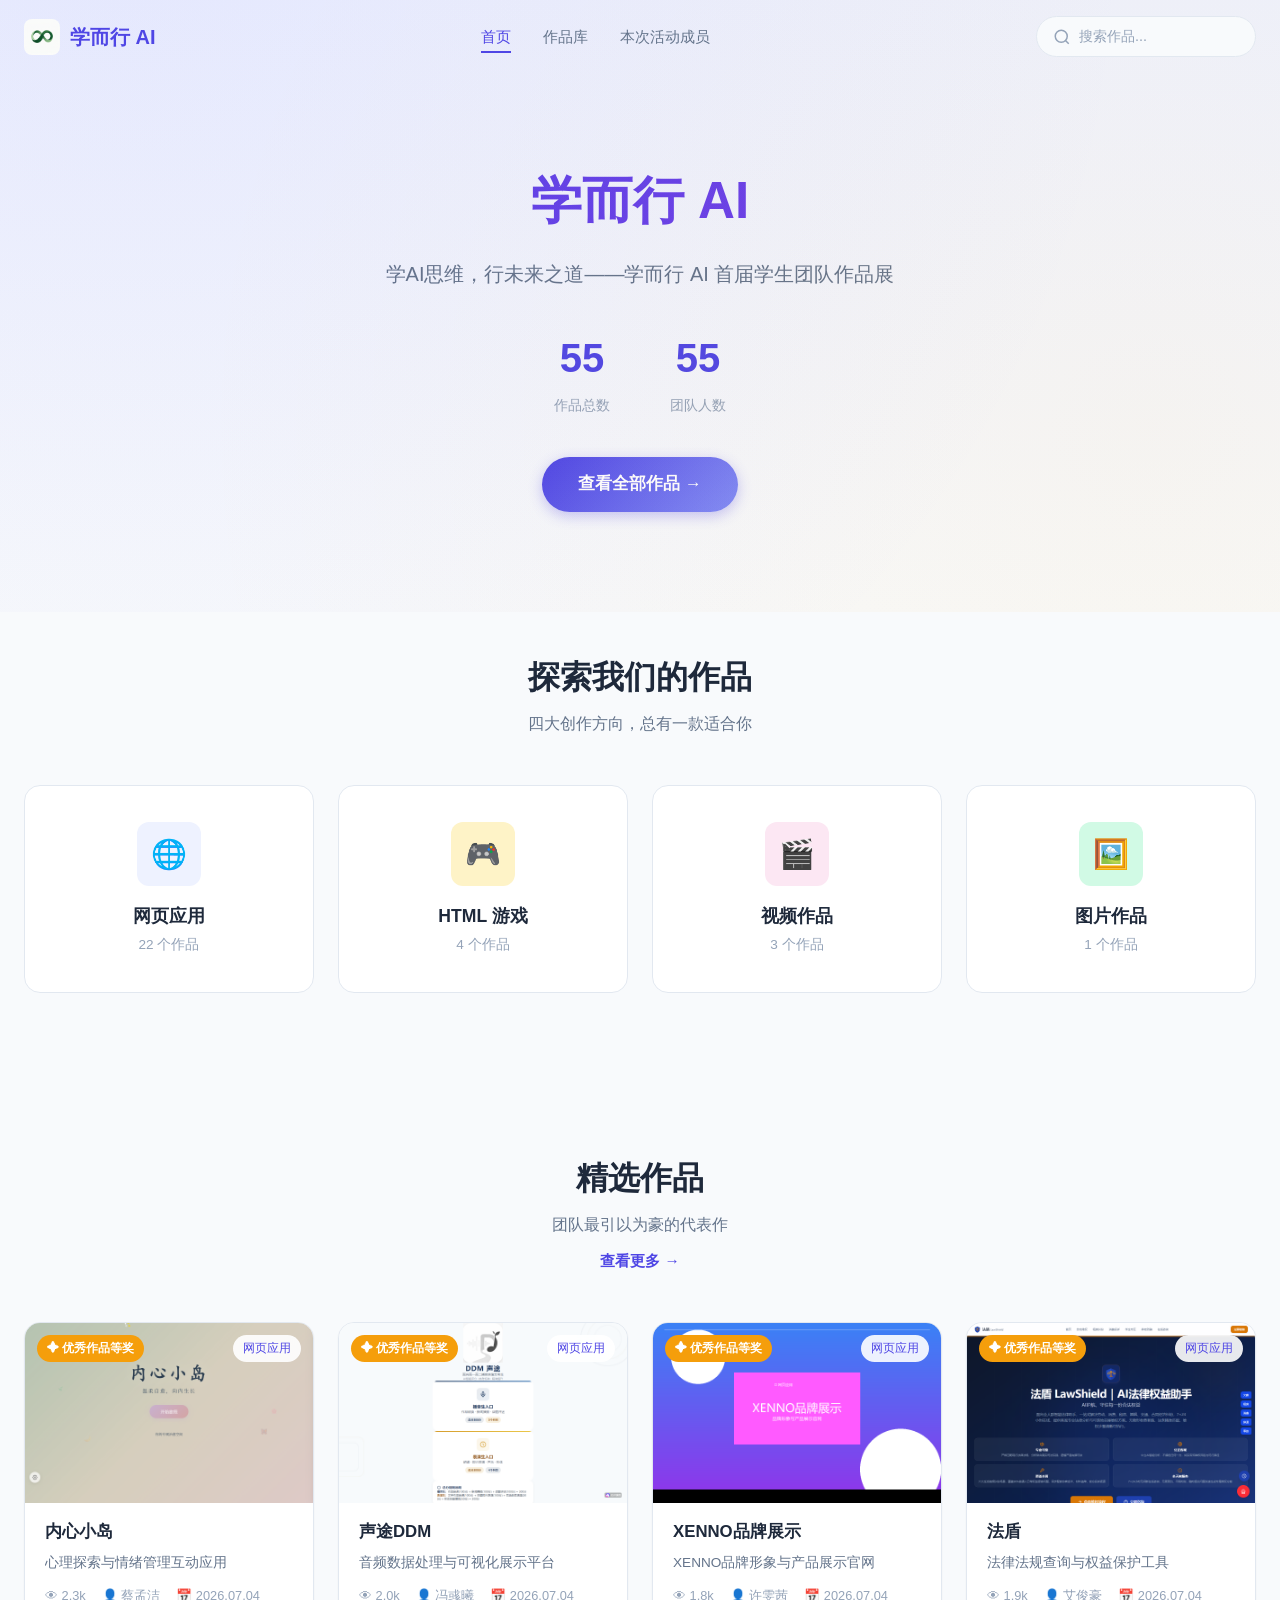
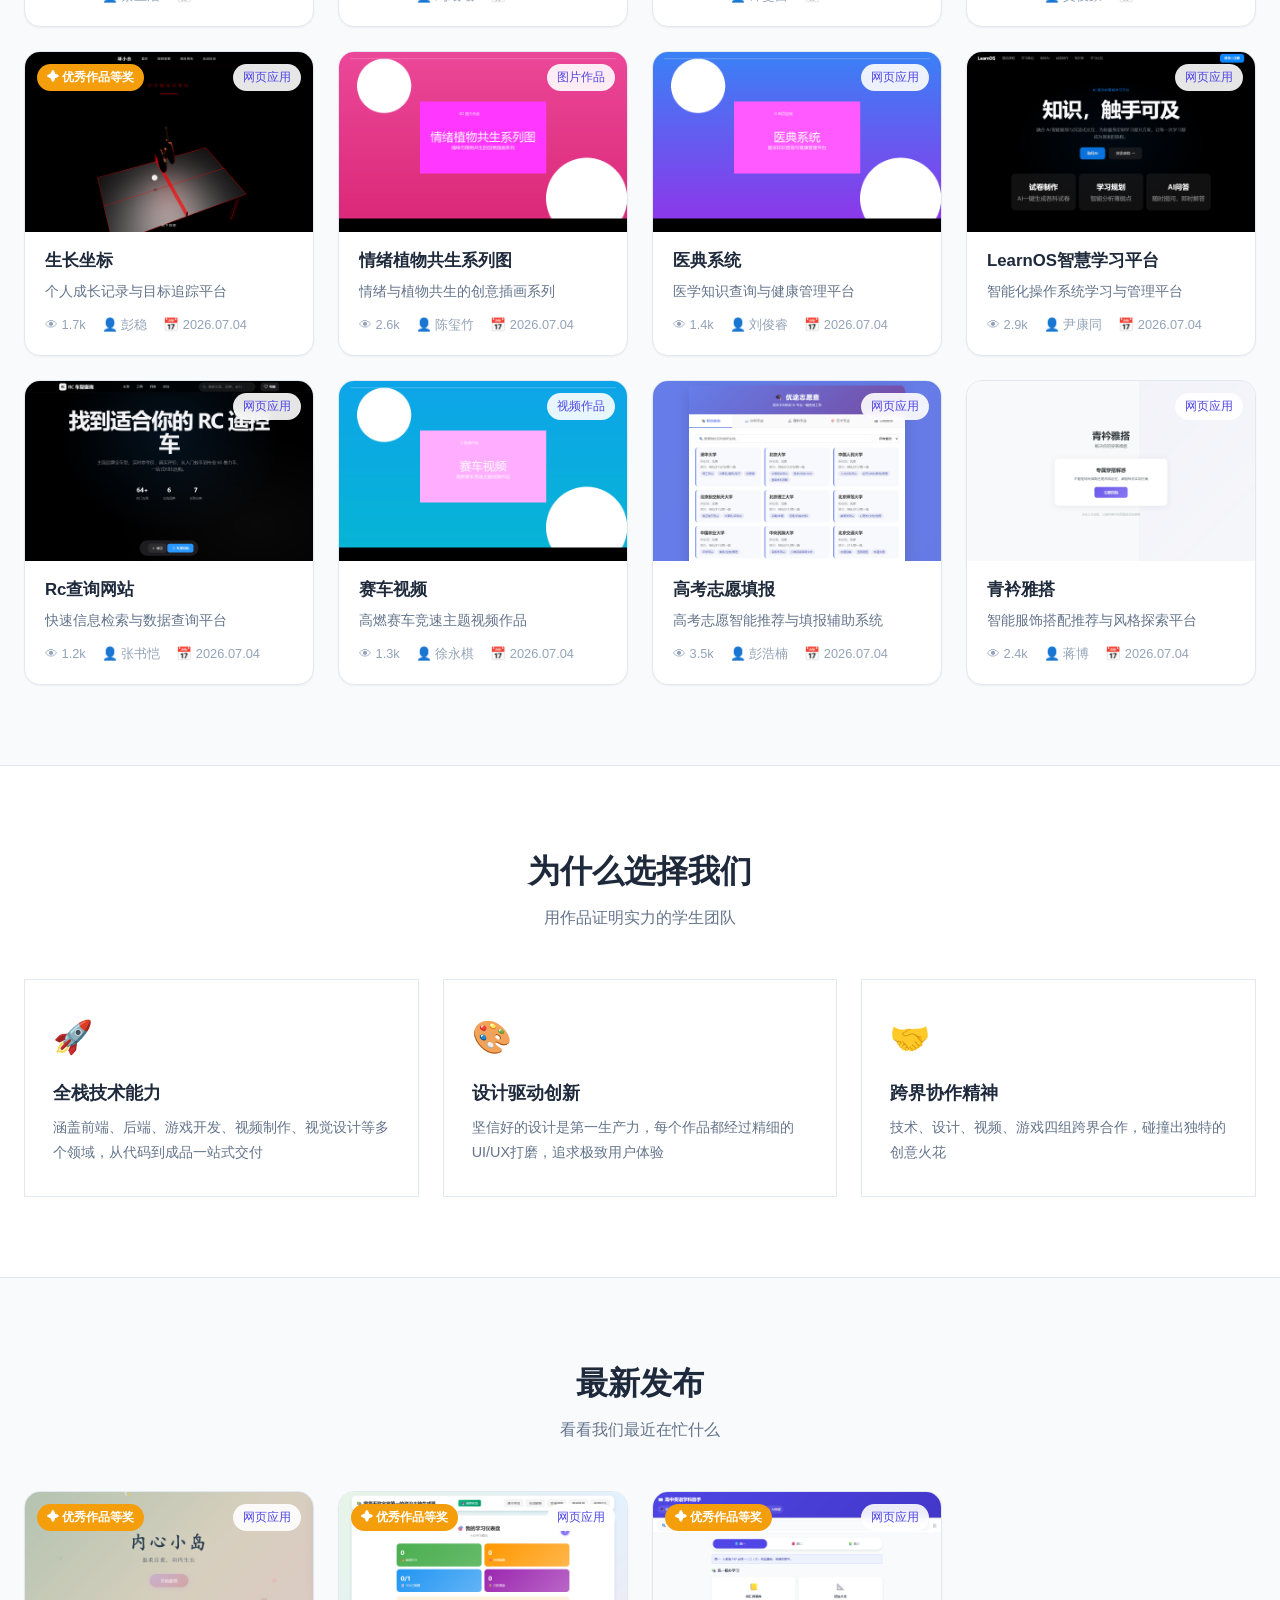
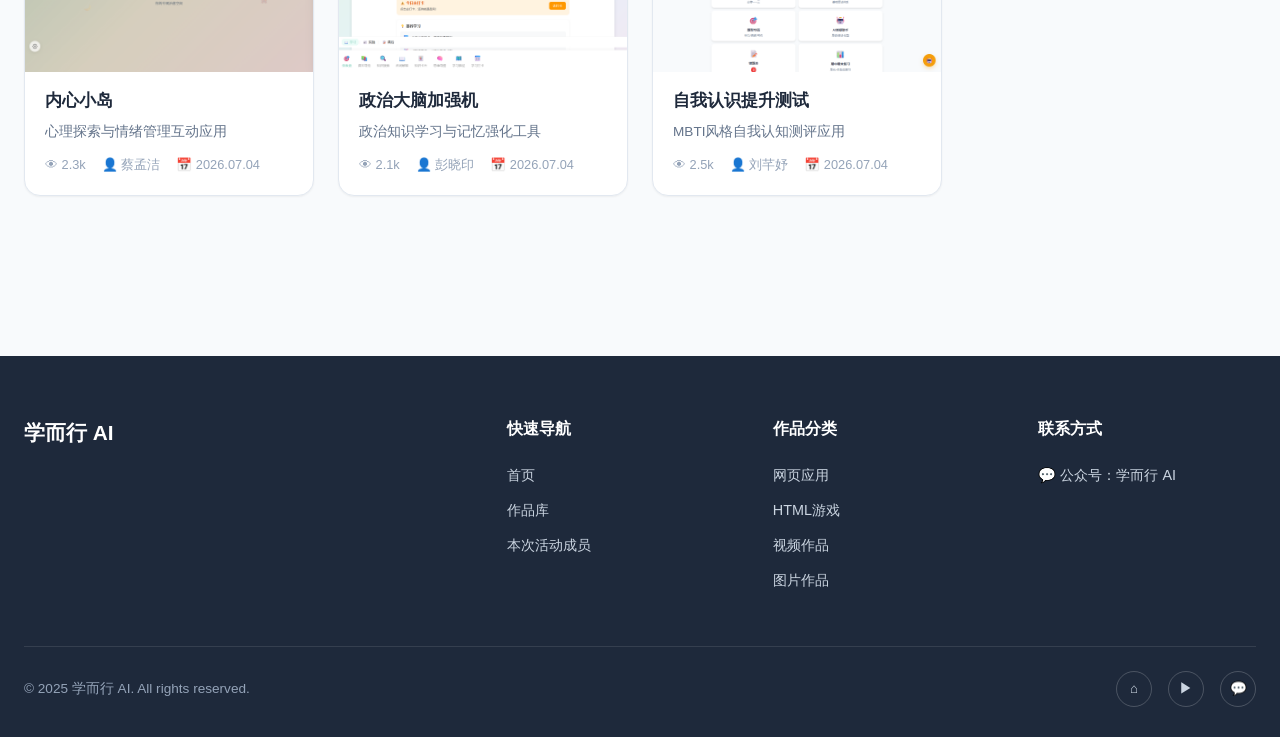
<file: index.html>
<!DOCTYPE html>
<html lang="zh-CN">
<head>
    <meta charset="UTF-8">
    <meta name="viewport" content="width=device-width, initial-scale=1.0">
    <title>学而行 AI - 作品展示</title>
    <link rel="stylesheet" href="css/style.css">
</head>
<body>
    <!-- 导航栏 -->
    <nav class="navbar">
        <div class="container">
            <a href="index.html" class="nav-brand">
                <img src="学而行商标.7970109acf.png" class="logo-img" alt="学而行 AI">
                <span>学而行 AI</span>
            </a>
            <ul class="nav-links">
                <li><a href="index.html" class="active">首页</a></li>
                <li><a href="works.html">作品库</a></li>
                <li><a href="team.html">本次活动成员</a></li>
                <li style="display:none"><a href="contact.html">联系我们</a></li>
            </ul>
            <div class="nav-search">
                <svg viewBox="0 0 24 24" fill="none" stroke="currentColor" stroke-width="2"><circle cx="11" cy="11" r="8"/><path d="m21 21-4.35-4.35"/></svg>
                <input type="text" placeholder="搜索作品...">
            </div>
            <button class="hamburger" aria-label="菜单">
                <span></span><span></span><span></span>
            </button>
        </div>
    </nav>

    <!-- Hero 首屏 -->
    <section class="hero">
        <div class="container">
            <h1>学而行 AI</h1>
            <p class="slogan">学AI思维，行未来之道——学而行 AI 首届学生团队作品展</p>
            <div class="hero-stats">
                <div class="stat">
                    <div class="stat-number">55</div>
                    <div class="stat-label">作品总数</div>
                </div>
                <div class="stat">
                    <div class="stat-number">55</div>
                    <div class="stat-label">团队人数</div>
                </div>
            </div>
            <a href="works.html" class="btn btn-primary">查看全部作品 →</a>
        </div>
    </section>

    <!-- 品类快速入口 -->
    <section class="section" style="padding-top:40px">
        <div class="container">
            <div class="section-header">
                <h2>探索我们的作品</h2>
                <p>四大创作方向，总有一款适合你</p>
            </div>
            <div class="category-grid">
                <a href="works.html?category=web" class="category-card fade-in">
                    <div class="icon-wrap icon-web">🌐</div>
                    <h3>网页应用</h3>
                    <p class="count">22 个作品</p>
                </a>
                <a href="works.html?category=game" class="category-card fade-in">
                    <div class="icon-wrap icon-game">🎮</div>
                    <h3>HTML 游戏</h3>
                    <p class="count">4 个作品</p>
                </a>
                <a href="works.html?category=video" class="category-card fade-in">
                    <div class="icon-wrap icon-video">🎬</div>
                    <h3>视频作品</h3>
                    <p class="count">3 个作品</p>
                </a>
                <a href="works.html?category=image" class="category-card fade-in">
                    <div class="icon-wrap icon-image">🖼️</div>
                    <h3>图片作品</h3>
                    <p class="count">1 个作品</p>
                </a>
            </div>
        </div>
    </section>

    <!-- 精选作品展区 -->
    <section class="section">
        <div class="container">
            <div class="section-header">
                <h2>精选作品</h2>
                <p>团队最引以为豪的代表作</p>
                <a href="works.html" class="more-link">查看更多 →</a>
            </div>
            <div class="works-grid" id="featuredWorks"></div>
        </div>
    </section>

    <!-- 团队亮点 -->
    <section class="section" style="background:var(--bg-card);border-top:1px solid var(--border);border-bottom:1px solid var(--border)">
        <div class="container">
            <div class="section-header">
                <h2>为什么选择我们</h2>
                <p>用作品证明实力的学生团队</p>
            </div>
            <div class="highlights-grid">
                <div class="highlight-card fade-in">
                    <div class="icon">🚀</div>
                    <h3>全栈技术能力</h3>
                    <p>涵盖前端、后端、游戏开发、视频制作、视觉设计等多个领域，从代码到成品一站式交付</p>
                </div>
                <div class="highlight-card fade-in">
                    <div class="icon">🎨</div>
                    <h3>设计驱动创新</h3>
                    <p>坚信好的设计是第一生产力，每个作品都经过精细的UI/UX打磨，追求极致用户体验</p>
                </div>
                <div class="highlight-card fade-in">
                    <div class="icon">🤝</div>
                    <h3>跨界协作精神</h3>
                    <p>技术、设计、视频、游戏四组跨界合作，碰撞出独特的创意火花</p>
                </div>
            </div>
        </div>
    </section>

    <!-- 最新更新 -->
    <section class="section">
        <div class="container">
            <div class="section-header">
                <h2>最新发布</h2>
                <p>看看我们最近在忙什么</p>
            </div>
            <div class="works-grid" id="latestWorks"></div>
        </div>
    </section>

    <!-- 页脚 -->
    <footer class="footer">
        <div class="container">
            <div class="footer-grid">
                <div class="footer-info">
                    <h3>学而行 AI</h3>
                </div>
                <div class="footer-col">
                    <h4>快速导航</h4>
                    <a href="index.html">首页</a>
                    <a href="works.html">作品库</a>
                    <a href="team.html">本次活动成员</a>
                    <a href="contact.html" style="display:none">联系我们</a>
                </div>
                <div class="footer-col">
                    <h4>作品分类</h4>
                    <a href="works.html?category=web">网页应用</a>
                    <a href="works.html?category=game">HTML游戏</a>
                    <a href="works.html?category=video">视频作品</a>
                    <a href="works.html?category=image">图片作品</a>
                </div>
                <div class="footer-col">
                    <h4>联系方式</h4>
                    <a href="#" style="display:none">📧 studio@example.com</a>
                    <a href="#" style="display:none">🏫 东川高级中学</a>
                    <a href="#">💬 公众号：学而行 AI</a>
                </div>
            </div>
            <div class="footer-bottom">
                <span>© 2025 学而行 AI. All rights reserved.</span>
                <div class="footer-social">
                    <a href="#" title="GitHub">⌂</a>
                    <a href="#" title="bilibili">▶</a>
                    <a href="#" title="微信">💬</a>
                </div>
            </div>
        </div>
    </footer>

    <script src="js/data.js"></script>
    <script src="js/main.js"></script>
    <script>
        // 精选作品渲染
        const featuredGrid = document.getElementById('featuredWorks');
        const featured = WORKS_DATA.filter(w => w.featured);
        featuredGrid.innerHTML = featured.map(w => createWorkCard(w)).join('');

        // 最新作品渲染
        const latestGrid = document.getElementById('latestWorks');
        const latest = [...WORKS_DATA].sort((a, b) => new Date(b.period.split(' - ')[0]) - new Date(a.period.split(' - ')[0])).slice(0, 3);
        latestGrid.innerHTML = latest.map(w => createWorkCard(w)).join('');
    </script>
</body>
</html>
</file>
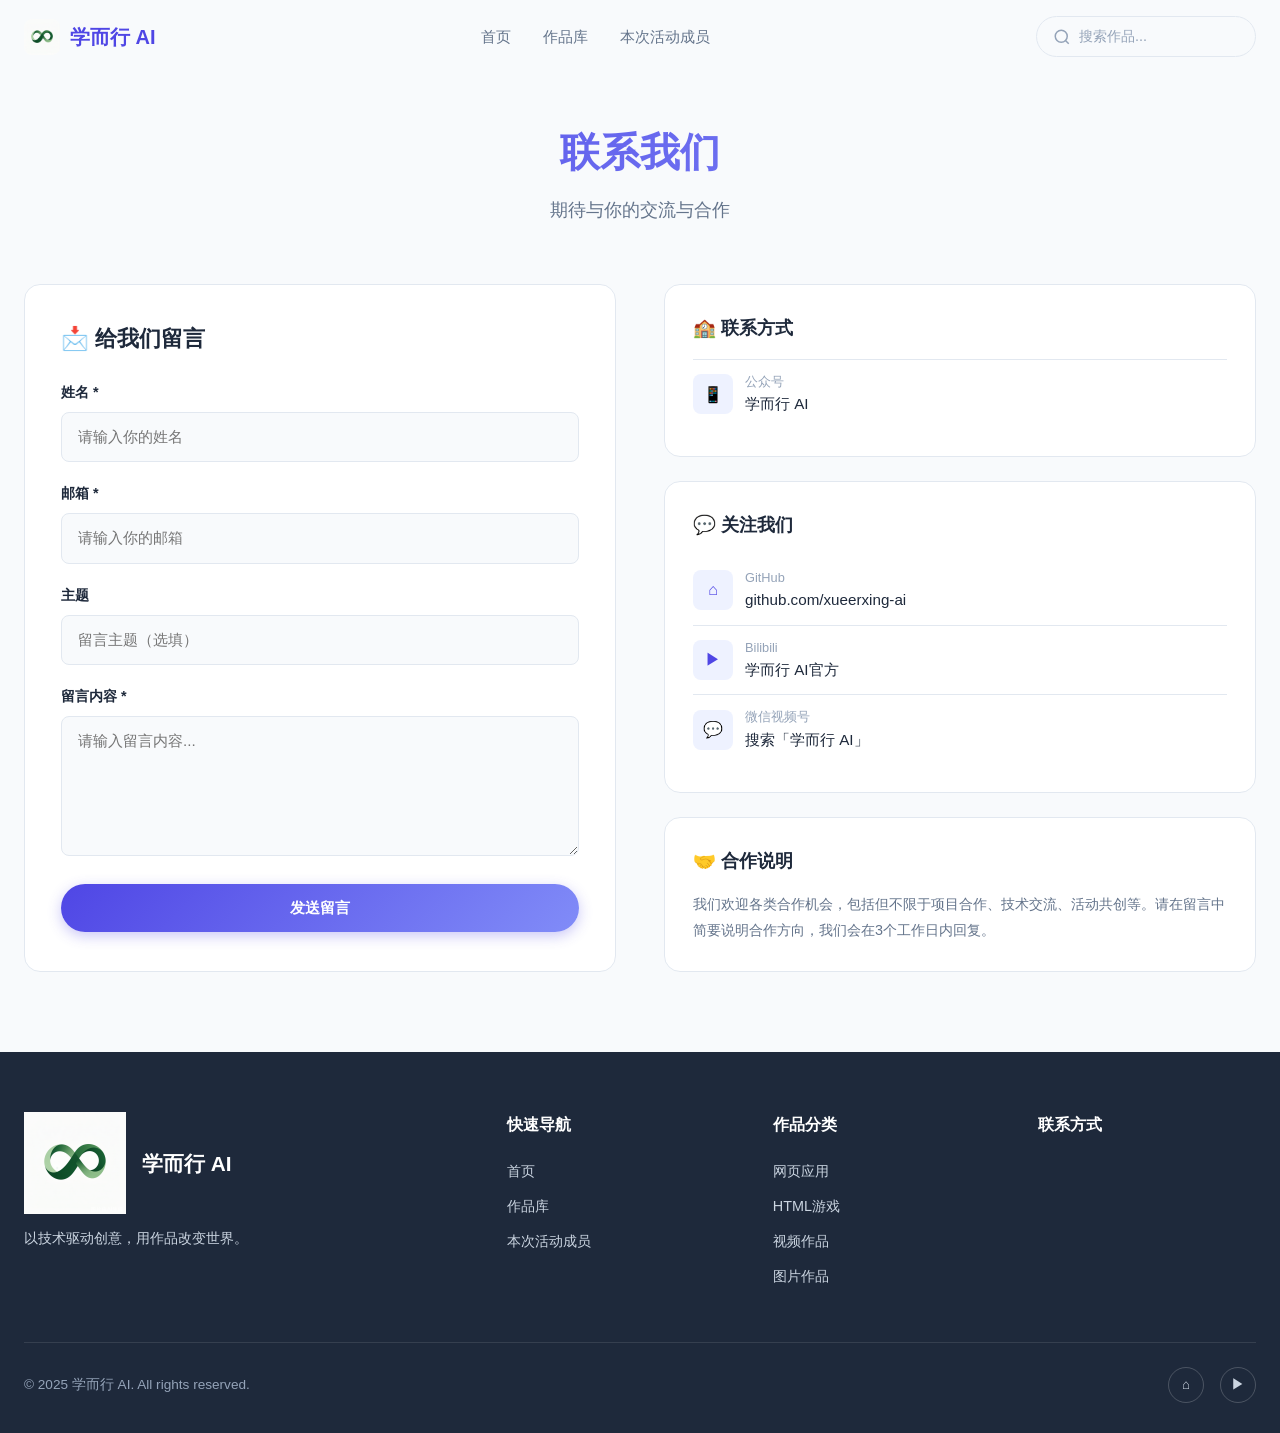
<file: contact.html>
<!DOCTYPE html>
<html lang="zh-CN">
<head>
    <meta charset="UTF-8">
    <meta name="viewport" content="width=device-width, initial-scale=1.0">
    <title>联系我们 - 学而行 AI</title>
    <link rel="stylesheet" href="css/style.css">
</head>
<body>
    <!-- 导航栏 -->
    <nav class="navbar">
        <div class="container">
            <a href="index.html" class="nav-brand">
                <img src="学而行商标.7970109acf.png" class="logo-img" alt="学而行 AI">
                <span>学而行 AI</span>
            </a>
            <ul class="nav-links">
                <li><a href="index.html">首页</a></li>
                <li><a href="works.html">作品库</a></li>
                <li><a href="team.html">本次活动成员</a></li>
                <li style="display:none"><a href="contact.html" class="active">联系我们</a></li>
            </ul>
            <div class="nav-search">
                <svg viewBox="0 0 24 24" fill="none" stroke="currentColor" stroke-width="2"><circle cx="11" cy="11" r="8"/><path d="m21 21-4.35-4.35"/></svg>
                <input type="text" placeholder="搜索作品...">
            </div>
            <button class="hamburger" aria-label="菜单">
                <span></span><span></span><span></span>
            </button>
        </div>
    </nav>

    <!-- 页面标题 -->
    <section class="page-header">
        <div class="container">
            <h1>联系我们</h1>
            <p class="subtitle">期待与你的交流与合作</p>
        </div>
    </section>

    <!-- 联系内容 -->
    <div class="container">
        <div class="contact-grid">
            <!-- 留言表单 -->
            <div class="contact-form fade-in">
                <h2>📩 给我们留言</h2>
                <form id="contactForm">
                    <div class="form-group">
                        <label for="name">姓名 *</label>
                        <input type="text" id="name" name="name" placeholder="请输入你的姓名" required>
                    </div>
                    <div class="form-group">
                        <label for="email">邮箱 *</label>
                        <input type="email" id="email" name="email" placeholder="请输入你的邮箱" required>
                    </div>
                    <div class="form-group">
                        <label for="subject">主题</label>
                        <input type="text" id="subject" name="subject" placeholder="留言主题（选填）">
                    </div>
                    <div class="form-group">
                        <label for="message">留言内容 *</label>
                        <textarea id="message" name="message" placeholder="请输入留言内容..." required></textarea>
                    </div>
                    <button type="submit" class="btn btn-primary" style="width:100%;justify-content:center">发送留言</button>
                </form>
            </div>

            <!-- 联系信息 -->
            <div class="contact-info fade-in">
                <div class="contact-info-card">
                    <h3>🏫 联系方式</h3>
                    <div class="contact-item" style="display:none">
                        <div class="icon-box">📧</div>
                        <div>
                            <div class="info-label">电子邮箱</div>
                            <div class="info-value">studio@example.com</div>
                        </div>
                    </div>
                    <div class="contact-item" style="display:none">
                        <div class="icon-box">📍</div>
                        <div>
                            <div class="info-label">地址</div>
                            <div class="info-value">东川高级中学 301室</div>
                        </div>
                    </div>
                    <div class="contact-item">
                        <div class="icon-box">📱</div>
                        <div>
                            <div class="info-label">公众号</div>
                            <div class="info-value">学而行 AI</div>
                        </div>
                    </div>
                </div>

                <div class="contact-info-card">
                    <h3>💬 关注我们</h3>
                    <div class="contact-item">
                        <div class="icon-box">⌂</div>
                        <div>
                            <div class="info-label">GitHub</div>
                            <div class="info-value">github.com/xueerxing-ai</div>
                        </div>
                    </div>
                    <div class="contact-item">
                        <div class="icon-box">▶</div>
                        <div>
                            <div class="info-label">Bilibili</div>
                            <div class="info-value">学而行 AI官方</div>
                        </div>
                    </div>
                    <div class="contact-item">
                        <div class="icon-box">💬</div>
                        <div>
                            <div class="info-label">微信视频号</div>
                            <div class="info-value">搜索「学而行 AI」</div>
                        </div>
                    </div>
                </div>

                <div class="contact-info-card">
                    <h3>🤝 合作说明</h3>
                    <p style="color:var(--text-secondary);font-size:0.9rem;line-height:1.8">
                        我们欢迎各类合作机会，包括但不限于项目合作、技术交流、活动共创等。请在留言中简要说明合作方向，我们会在3个工作日内回复。
                    </p>
                </div>
            </div>
        </div>
    </div>

    <!-- 页脚 -->
    <footer class="footer">
        <div class="container">
            <div class="footer-grid">
                <div class="footer-info">
                    <h3><img src="学而行商标.7970109acf.png" class="logo-img" alt="学而行 AI" style="display:inline-block;vertical-align:middle;margin-right:8px"> 学而行 AI</h3>
                    <p>以技术驱动创意，用作品改变世界。</p>
                </div>
                <div class="footer-col">
                    <h4>快速导航</h4>
                    <a href="index.html">首页</a>
                    <a href="works.html">作品库</a>
                    <a href="team.html">本次活动成员</a>
                    <a href="contact.html" style="display:none">联系我们</a>
                </div>
                <div class="footer-col">
                    <h4>作品分类</h4>
                    <a href="works.html?category=web">网页应用</a>
                    <a href="works.html?category=game">HTML游戏</a>
                    <a href="works.html?category=video">视频作品</a>
                    <a href="works.html?category=image">图片作品</a>
                </div>
                <div class="footer-col">
                    <h4>联系方式</h4>
                    <a href="#" style="display:none">📧 studio@example.com</a>
                    <a href="#" style="display:none">🏫 东川高级中学</a>
                </div>
            </div>
            <div class="footer-bottom">
                <span>© 2025 学而行 AI. All rights reserved.</span>
                <div class="footer-social">
                    <a href="#" title="GitHub">⌂</a>
                    <a href="#" title="bilibili">▶</a>
                </div>
            </div>
        </div>
    </footer>

    <script src="js/data.js"></script>
    <script src="js/main.js"></script>
</body>
</html>
</file>
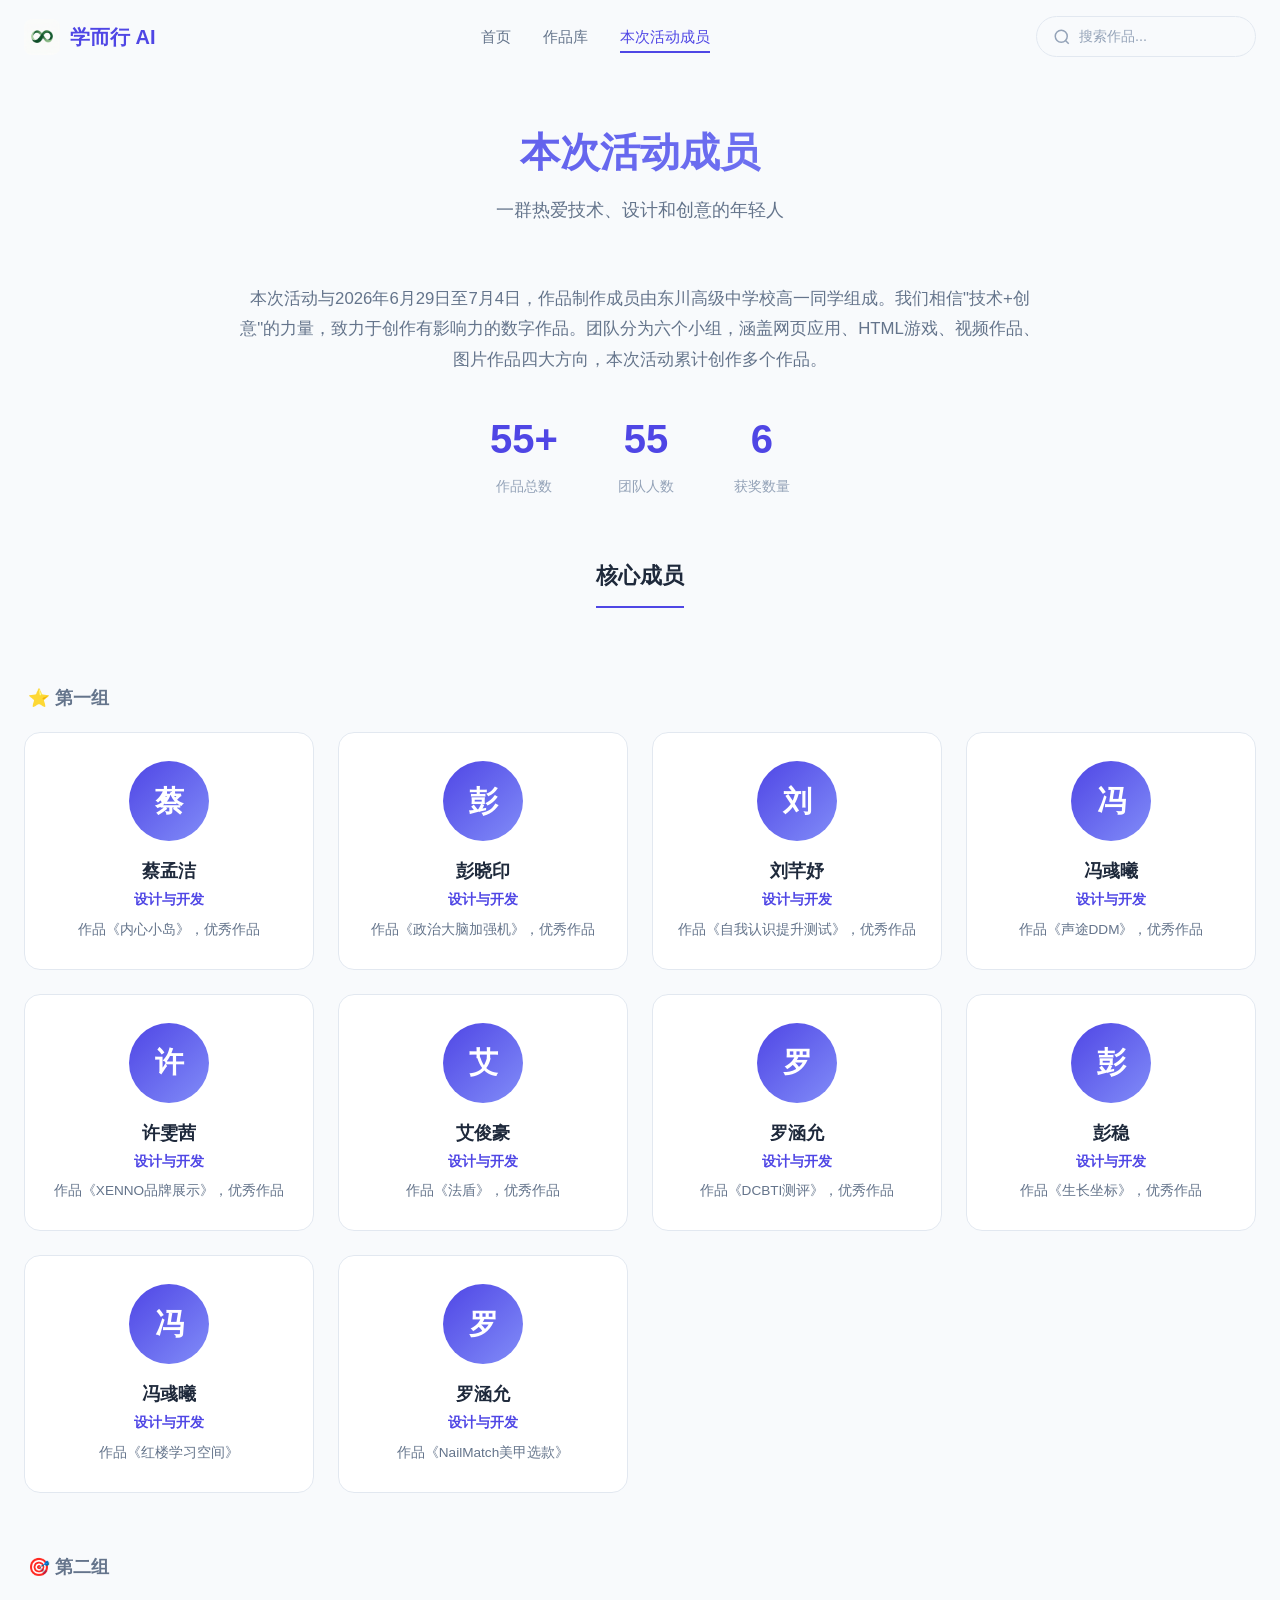
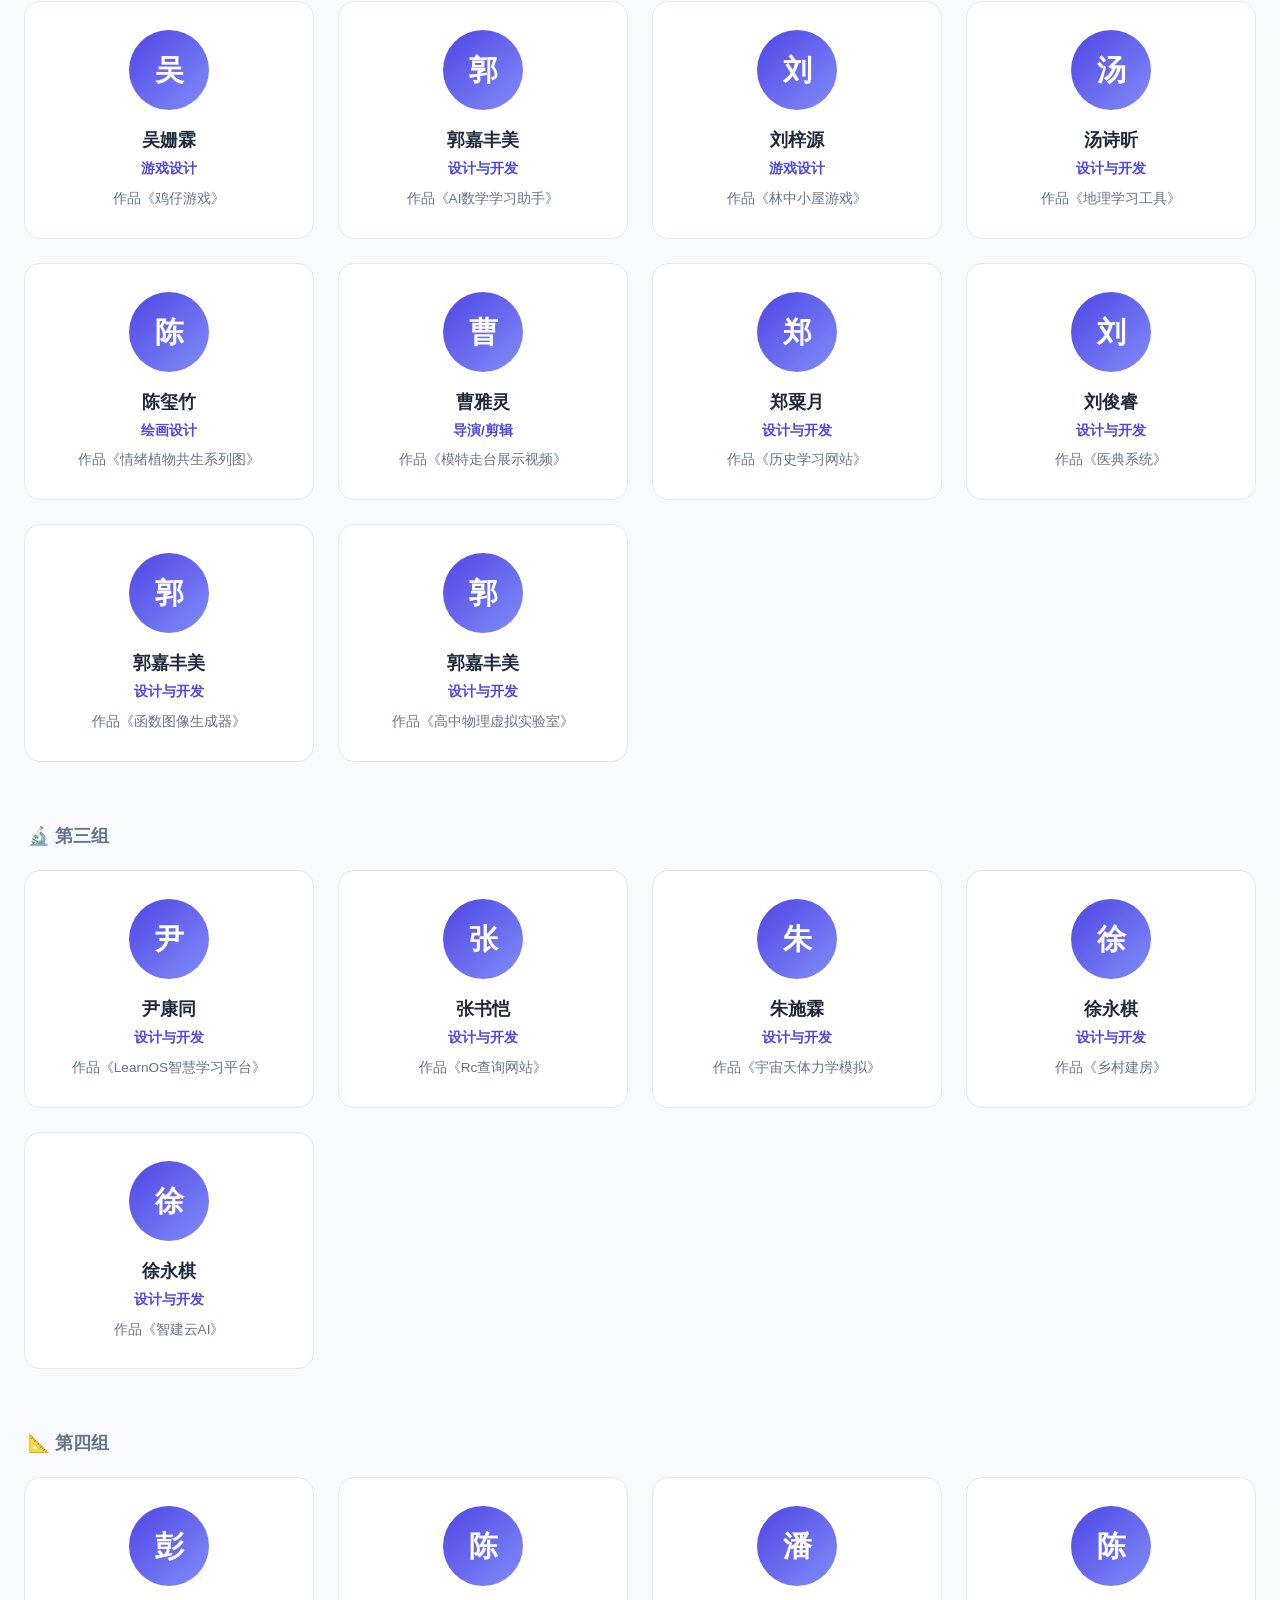
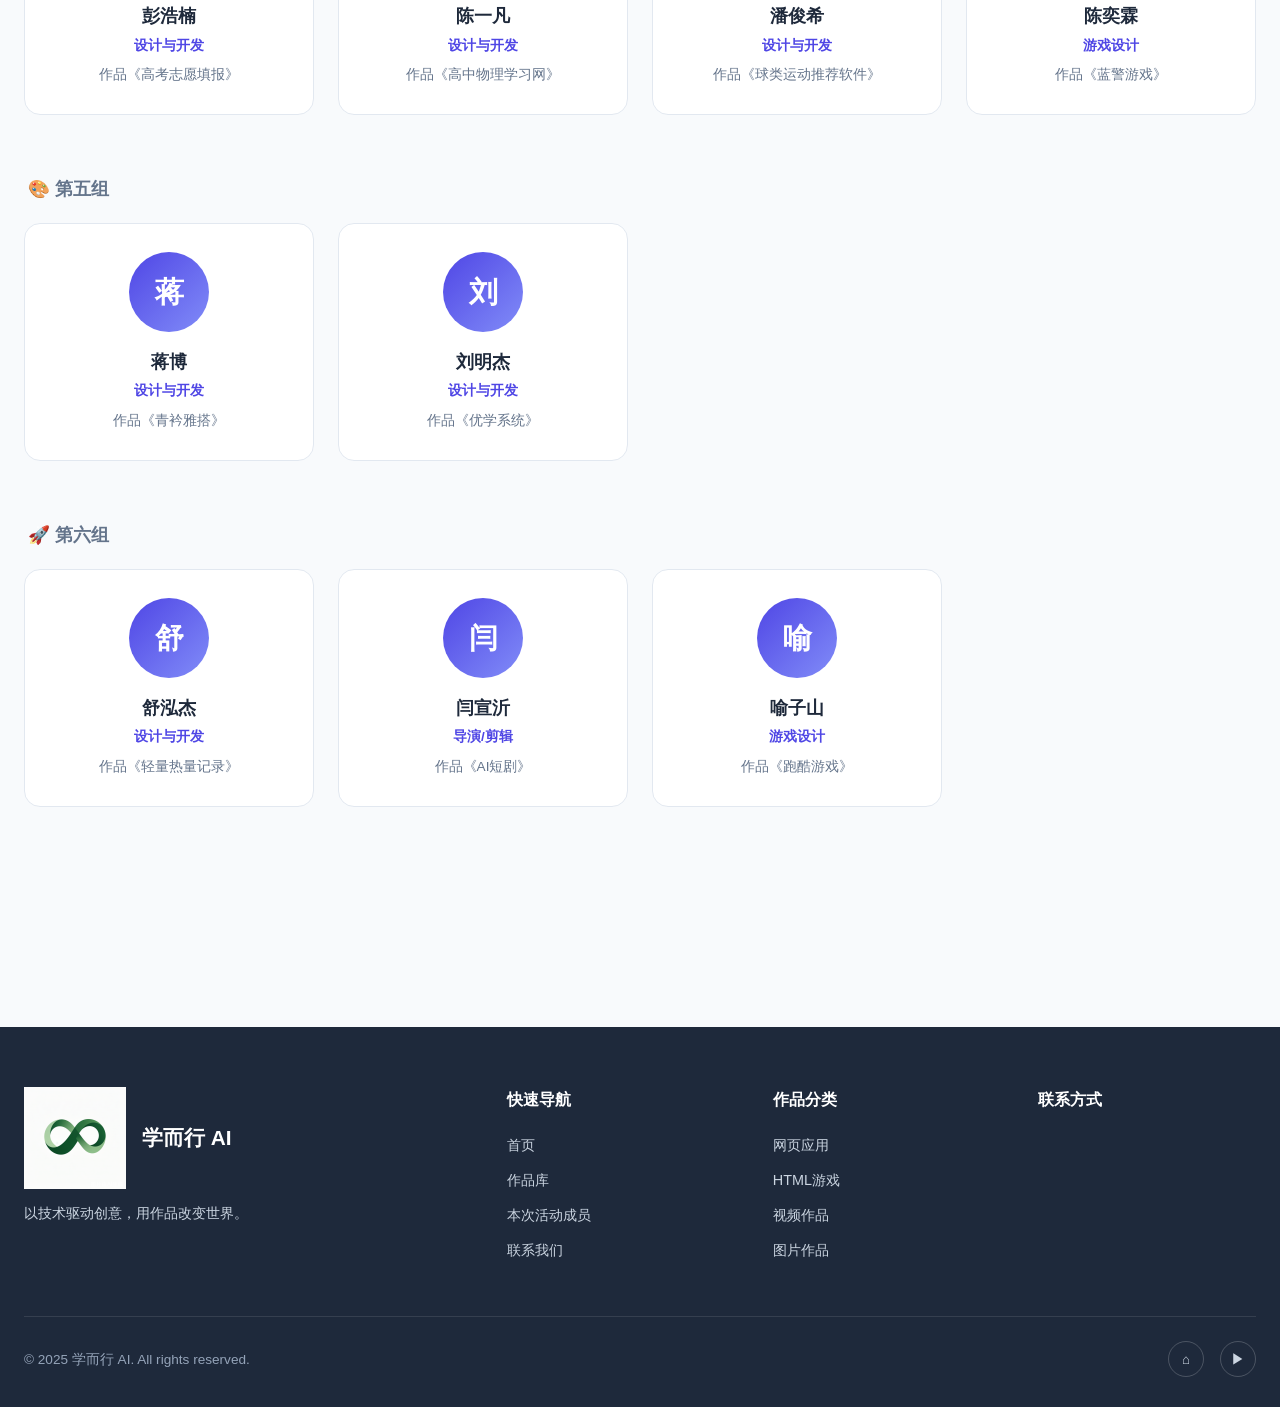
<file: team.html>
<!DOCTYPE html>
<html lang="zh-CN">
<head>
    <meta charset="UTF-8">
    <meta name="viewport" content="width=device-width, initial-scale=1.0">
    <title>本次活动成员 - 学而行 AI</title>
    <link rel="stylesheet" href="css/style.css">
</head>
<body>
    <!-- 导航栏 -->
    <nav class="navbar">
        <div class="container">
            <a href="index.html" class="nav-brand">
                <img src="学而行商标.7970109acf.png" class="logo-img" alt="学而行 AI">
                <span>学而行 AI</span>
            </a>
            <ul class="nav-links">
                <li><a href="index.html">首页</a></li>
                <li><a href="works.html">作品库</a></li>
                <li><a href="team.html" class="active">本次活动成员</a></li>
                <li style="display:none"><a href="contact.html">联系我们</a></li>
            </ul>
            <div class="nav-search">
                <svg viewBox="0 0 24 24" fill="none" stroke="currentColor" stroke-width="2"><circle cx="11" cy="11" r="8"/><path d="m21 21-4.35-4.35"/></svg>
                <input type="text" placeholder="搜索作品...">
            </div>
            <button class="hamburger" aria-label="菜单">
                <span></span><span></span><span></span>
            </button>
        </div>
    </nav>

    <!-- 页面标题 -->
    <section class="page-header">
        <div class="container">
            <h1>本次活动成员</h1>
            <p class="subtitle">一群热爱技术、设计和创意的年轻人</p>
        </div>
    </section>

    <!-- 团队简介 -->
    <div class="container">
        <div class="team-intro fade-in">
            <p>本次活动与2026年6月29日至7月4日，作品制作成员由东川高级中学校高一同学组成。我们相信"技术+创意"的力量，致力于创作有影响力的数字作品。团队分为六个小组，涵盖网页应用、HTML游戏、视频作品、图片作品四大方向，本次活动累计创作多个作品。</p>

            <!-- 团队数据统计 -->
            <div style="margin-top:32px" id="teamStats"></div>
        </div>
    </div>

    <!-- 核心成员 -->
    <section class="section" style="padding-top:0">
        <div class="container">
            <div class="section-header">
                <span class="team-section-title">核心成员</span>
            </div>

            <!-- 按组别分类 -->
            <div style="margin-bottom:40px">
                <h3 style="font-size:1.1rem;color:var(--text-secondary);margin-bottom:20px;padding-left:4px">⭐ 第一组</h3>
                <div class="members-grid" id="membersG1"></div>
            </div>
            <div style="margin-bottom:40px">
                <h3 style="font-size:1.1rem;color:var(--text-secondary);margin-bottom:20px;padding-left:4px">🎯 第二组</h3>
                <div class="members-grid" id="membersG2"></div>
            </div>
            <div style="margin-bottom:40px">
                <h3 style="font-size:1.1rem;color:var(--text-secondary);margin-bottom:20px;padding-left:4px">🔬 第三组</h3>
                <div class="members-grid" id="membersG3"></div>
            </div>
            <div style="margin-bottom:40px">
                <h3 style="font-size:1.1rem;color:var(--text-secondary);margin-bottom:20px;padding-left:4px">📐 第四组</h3>
                <div class="members-grid" id="membersG4"></div>
            </div>
            <div style="margin-bottom:40px">
                <h3 style="font-size:1.1rem;color:var(--text-secondary);margin-bottom:20px;padding-left:4px">🎨 第五组</h3>
                <div class="members-grid" id="membersG5"></div>
            </div>
            <div style="margin-bottom:40px">
                <h3 style="font-size:1.1rem;color:var(--text-secondary);margin-bottom:20px;padding-left:4px">🚀 第六组</h3>
                <div class="members-grid" id="membersG6"></div>
            </div>
        </div>
    </section>

    <!-- 页脚 -->
    <footer class="footer">
        <div class="container">
            <div class="footer-grid">
                <div class="footer-info">
                    <h3><img src="学而行商标.7970109acf.png" class="logo-img" alt="学而行 AI" style="display:inline-block;vertical-align:middle;margin-right:8px"> 学而行 AI</h3>
                    <p>以技术驱动创意，用作品改变世界。</p>
                </div>
                <div class="footer-col">
                    <h4>快速导航</h4>
                    <a href="index.html">首页</a>
                    <a href="works.html">作品库</a>
                    <a href="team.html">本次活动成员</a>
                    <a href="contact.html">联系我们</a>
                </div>
                <div class="footer-col">
                    <h4>作品分类</h4>
                    <a href="works.html?category=web">网页应用</a>
                    <a href="works.html?category=game">HTML游戏</a>
                    <a href="works.html?category=video">视频作品</a>
                    <a href="works.html?category=image">图片作品</a>
                </div>
                <div class="footer-col">
                    <h4>联系方式</h4>
                    <a href="#" style="display:none">📧 studio@example.com</a>
                    <a href="#" style="display:none">🏫 东川高级中学</a>
                </div>
            </div>
            <div class="footer-bottom">
                <span>© 2025 学而行 AI. All rights reserved.</span>
                <div class="footer-social">
                    <a href="#" title="GitHub">⌂</a>
                    <a href="#" title="bilibili">▶</a>
                </div>
            </div>
        </div>
    </footer>

    <script src="js/data.js"></script>
    <script src="js/main.js"></script>
    <script>
        // 渲染成员按组别
        const groups = {
            membersG1: '第一组',
            membersG2: '第二组',
            membersG3: '第三组',
            membersG4: '第四组',
            membersG5: '第五组',
            membersG6: '第六组'
        };

        Object.entries(groups).forEach(([elId, groupName]) => {
            const el = document.getElementById(elId);
            const members = TEAM_MEMBERS.filter(m => m.group === groupName);
            if (el && members.length > 0) {
                el.innerHTML = members.map(m => `
                    <div class="member-card fade-in">
                        <div class="member-avatar">${m.name.charAt(0)}</div>
                        <h3>${m.name}</h3>
                        <p class="role">${m.role}</p>
                        <p class="bio">${m.bio}</p>
                    </div>
                `).join('');
            }
        });


    </script>
</body>
</html>
</file>
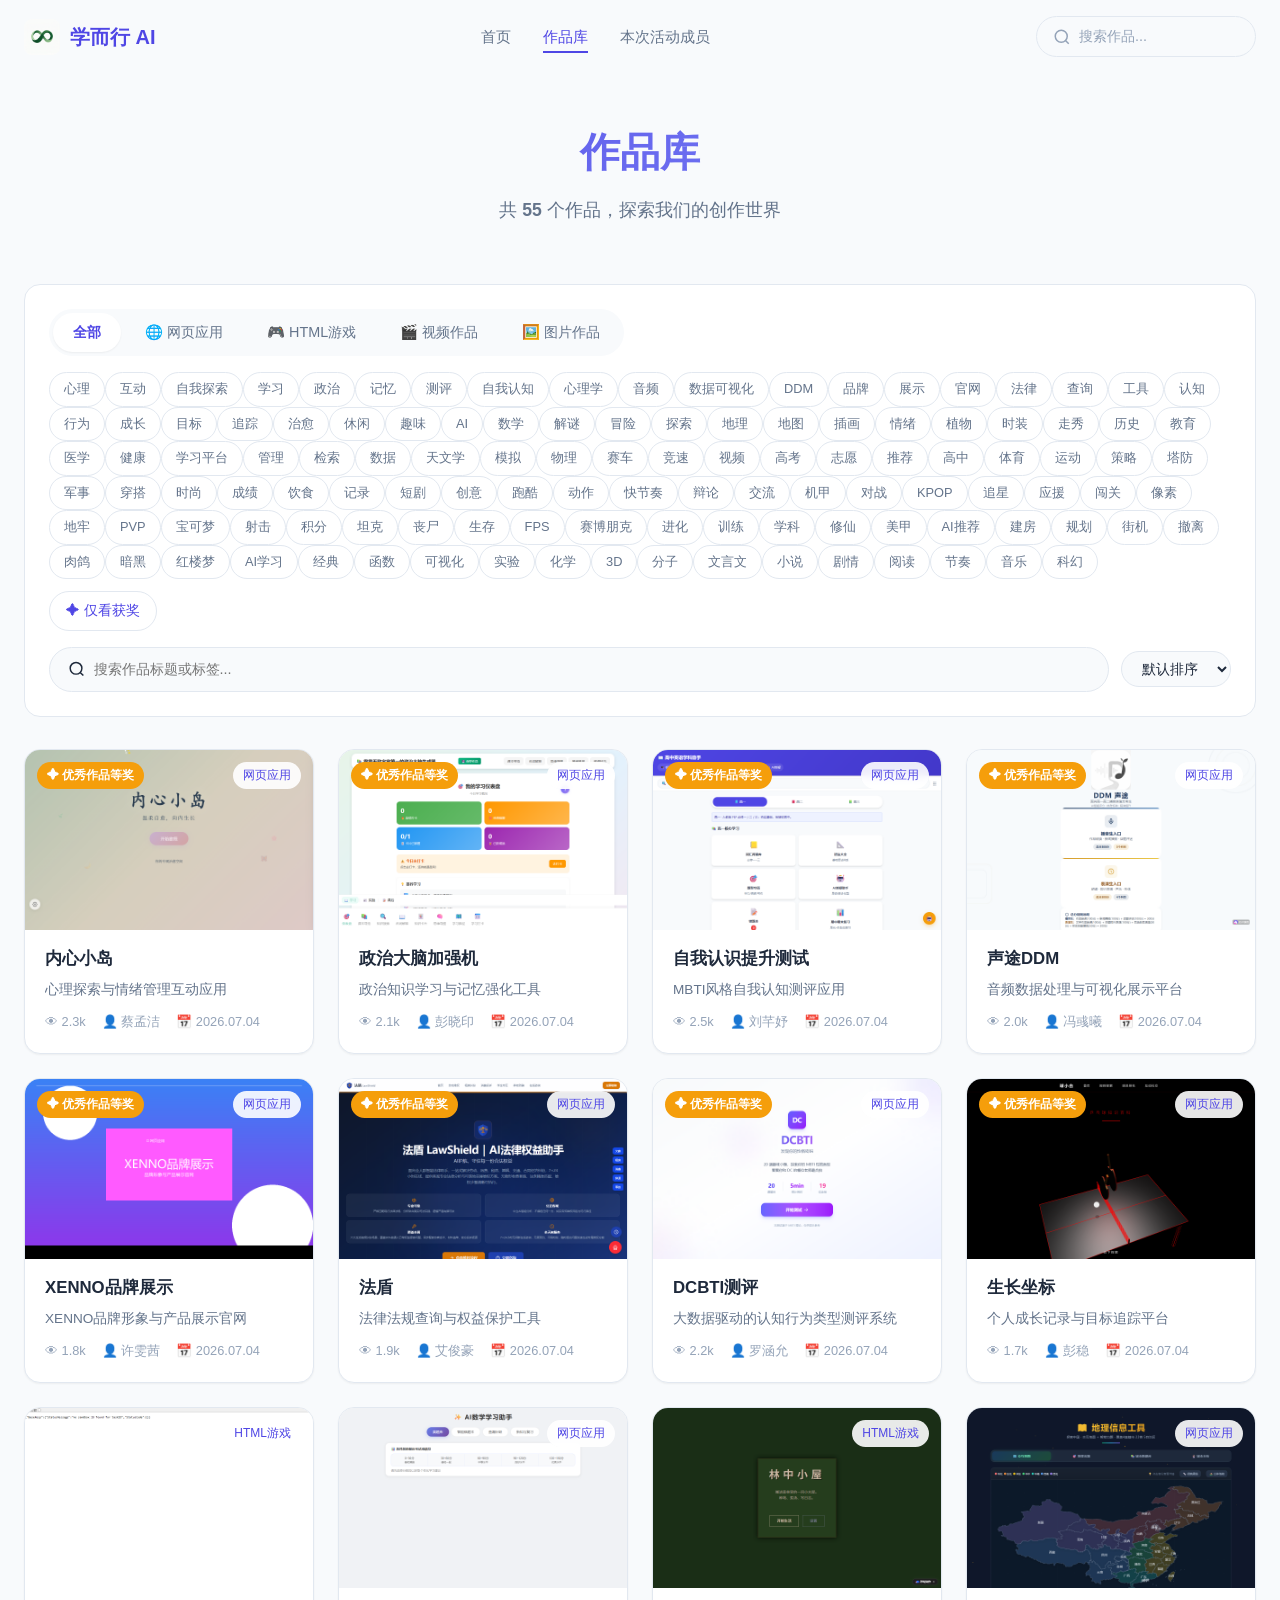
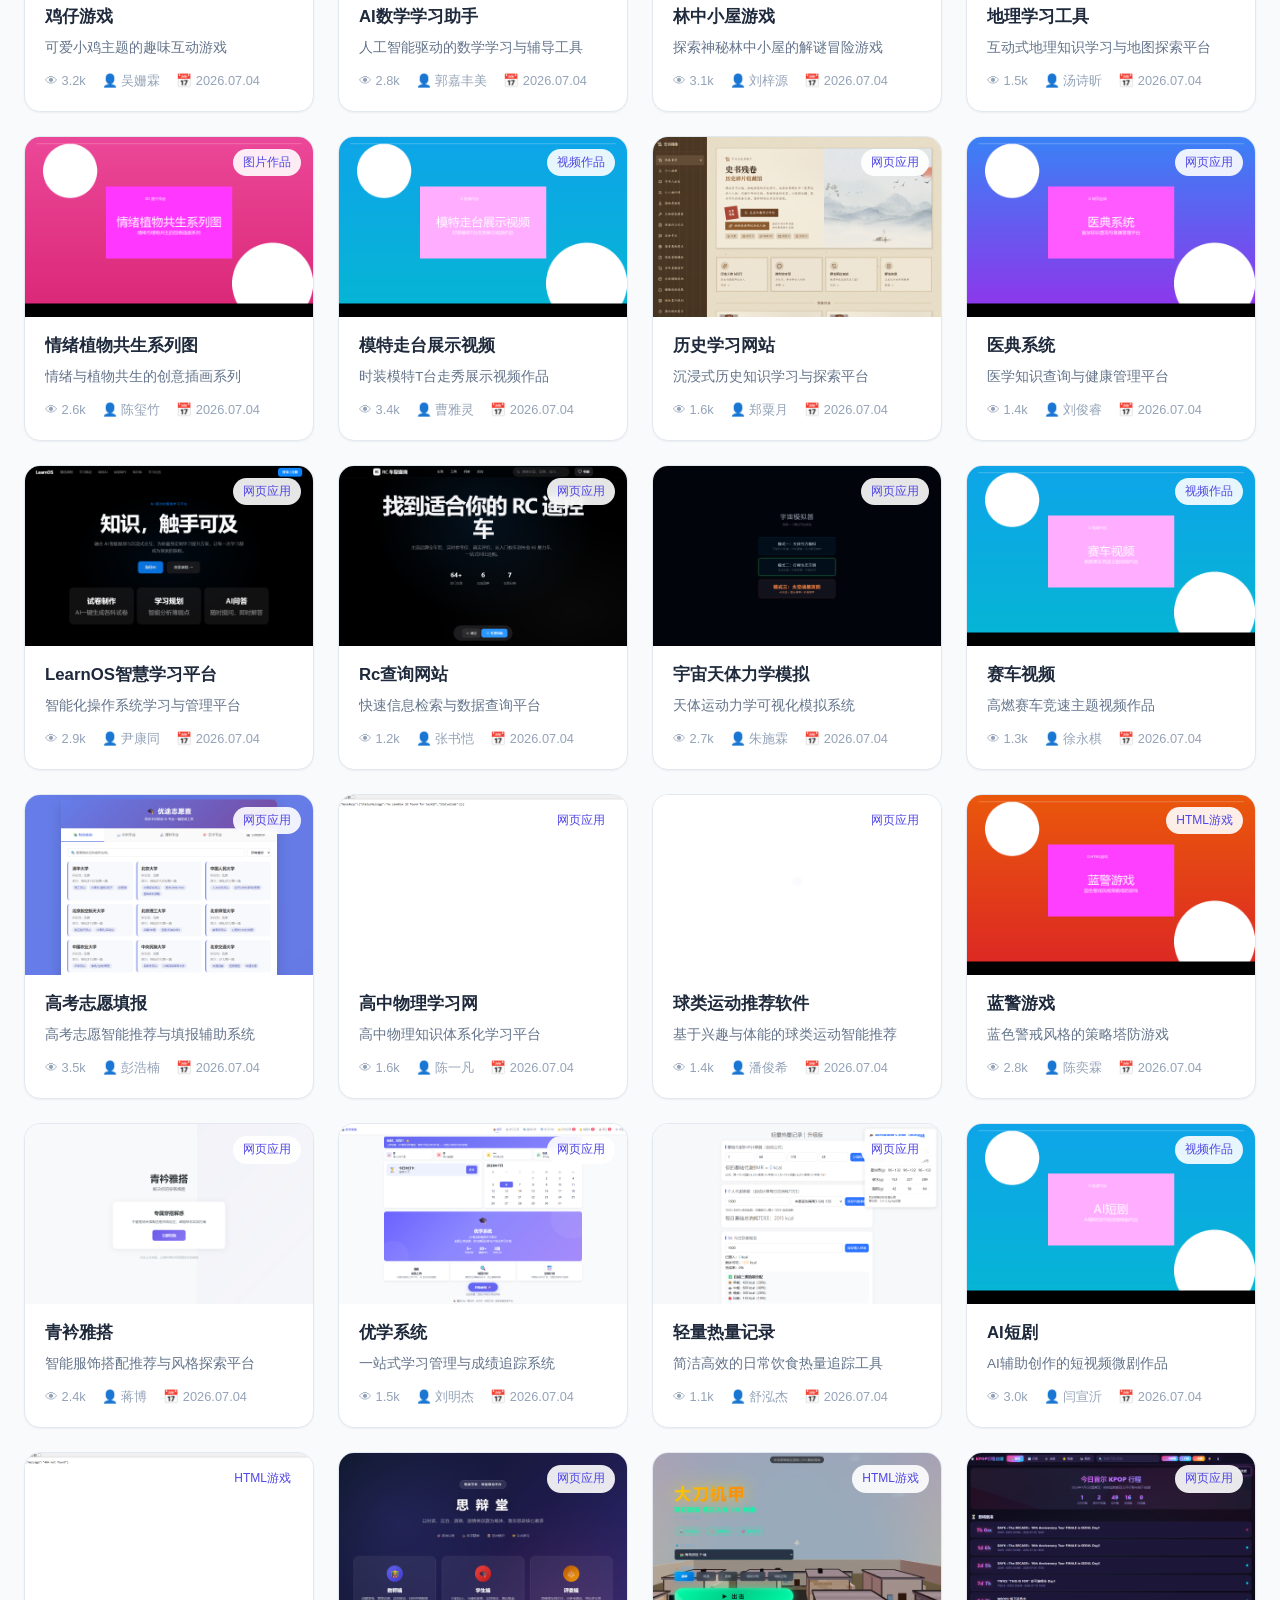
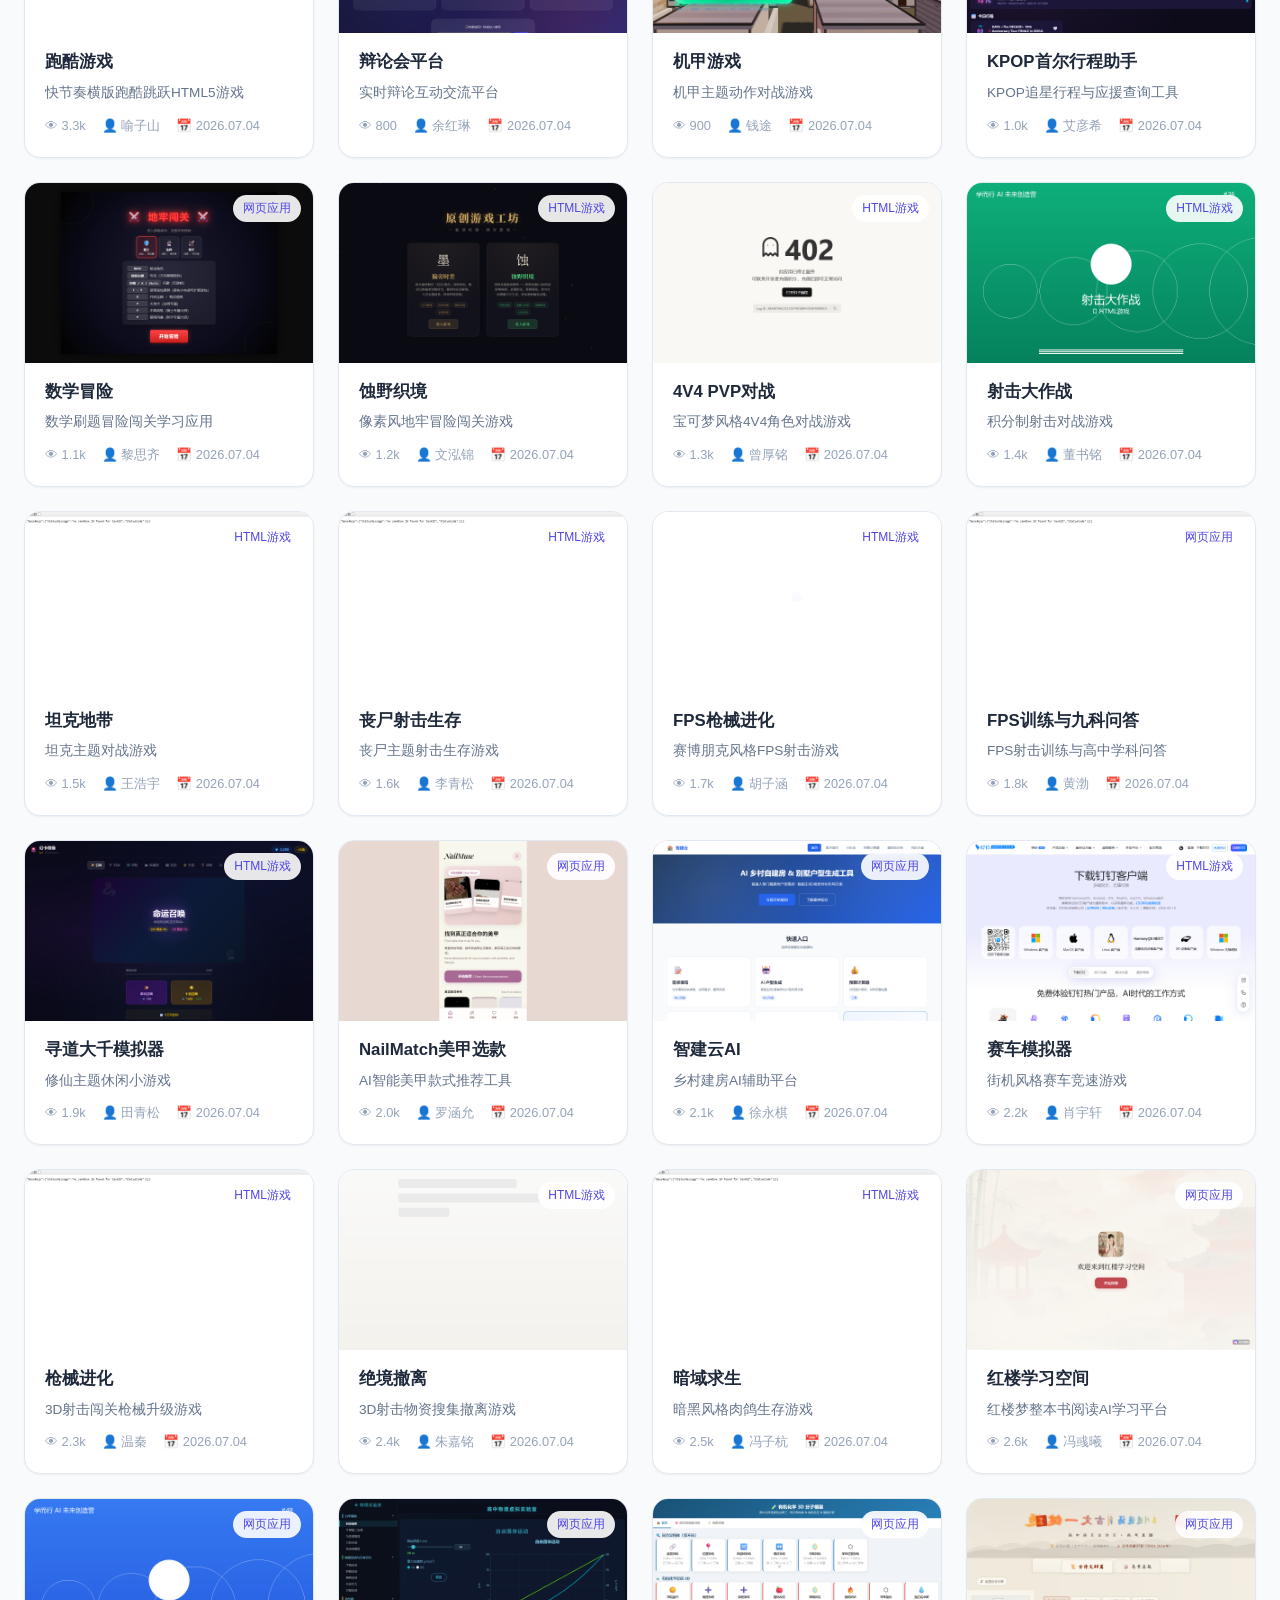
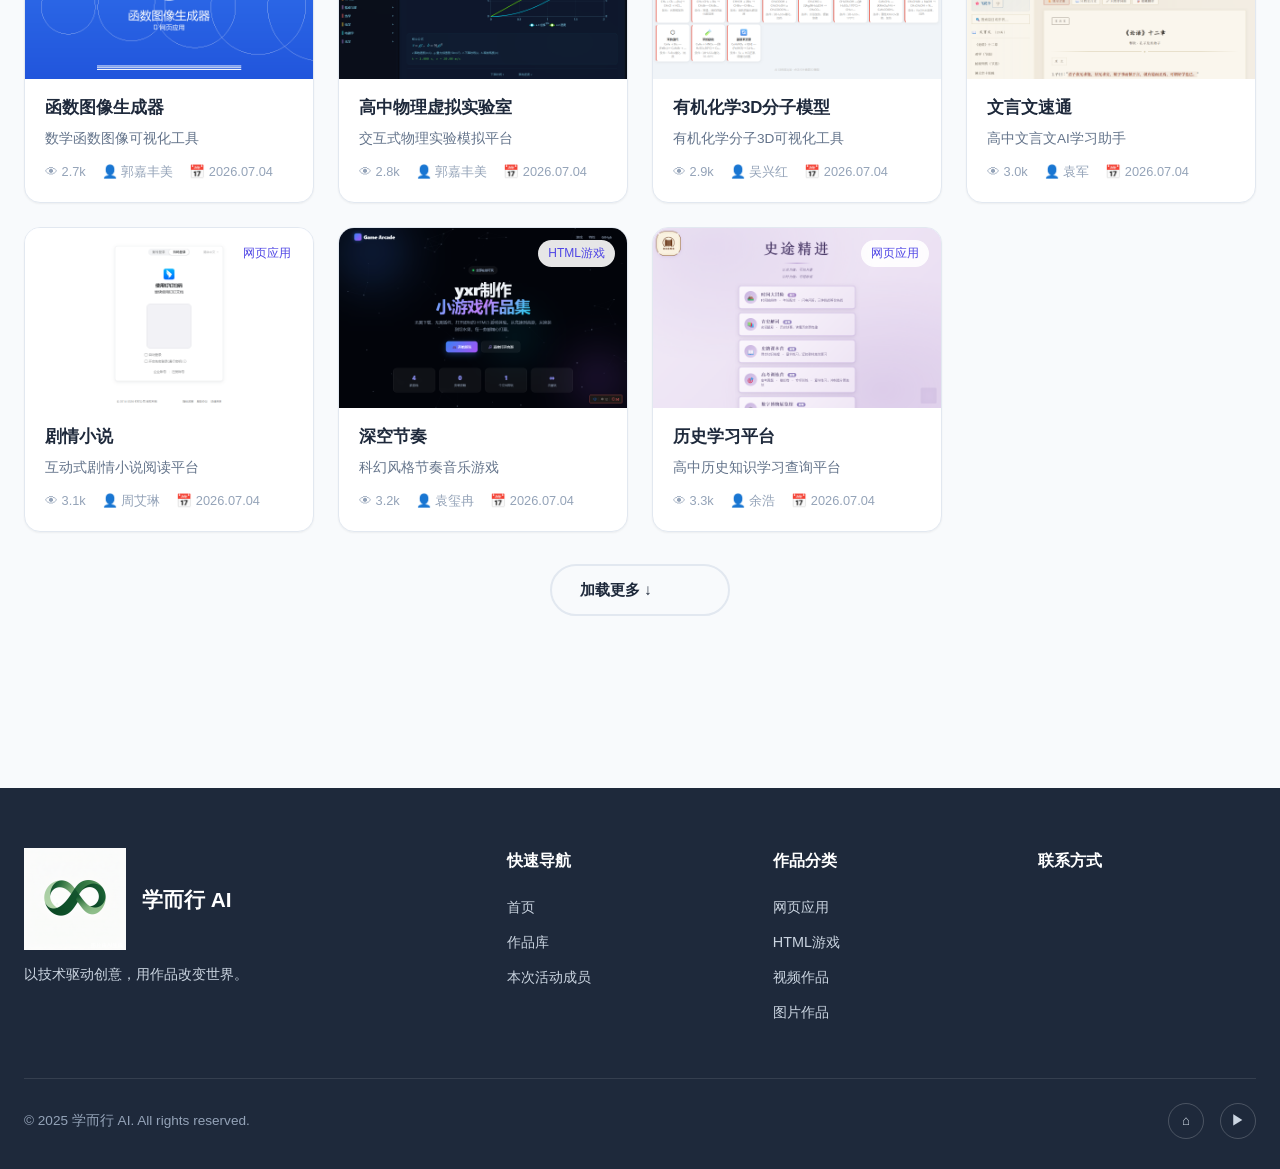
<file: works.html>
<!DOCTYPE html>
<html lang="zh-CN">
<head>
    <meta charset="UTF-8">
    <meta name="viewport" content="width=device-width, initial-scale=1.0">
    <title>作品库 - 学而行 AI</title>
    <link rel="stylesheet" href="css/style.css">
</head>
<body>
    <!-- 导航栏 -->
    <nav class="navbar">
        <div class="container">
            <a href="index.html" class="nav-brand">
                <img src="学而行商标.7970109acf.png" class="logo-img" alt="学而行 AI">
                <span>学而行 AI</span>
            </a>
            <ul class="nav-links">
                <li><a href="index.html">首页</a></li>
                <li><a href="works.html" class="active">作品库</a></li>
                <li><a href="team.html">本次活动成员</a></li>
                <li style="display:none"><a href="contact.html">联系我们</a></li>
            </ul>
            <div class="nav-search">
                <svg viewBox="0 0 24 24" fill="none" stroke="currentColor" stroke-width="2"><circle cx="11" cy="11" r="8"/><path d="m21 21-4.35-4.35"/></svg>
                <input type="text" placeholder="搜索作品...">
            </div>
            <button class="hamburger" aria-label="菜单">
                <span></span><span></span><span></span>
            </button>
        </div>
    </nav>

    <!-- 页面标题 -->
    <section class="page-header">
        <div class="container">
            <h1>作品库</h1>
            <p class="subtitle">共 <strong id="worksCount">0</strong> 个作品，探索我们的创作世界</p>
        </div>
    </section>

    <!-- 筛选工具栏 -->
    <div class="container">
        <div class="filter-toolbar">
            <div class="filter-row">
                <div class="tab-group">
                    <button class="tab-btn active" data-category="all">全部</button>
                    <button class="tab-btn" data-category="web">🌐 网页应用</button>
                    <button class="tab-btn" data-category="game">🎮 HTML游戏</button>
                    <button class="tab-btn" data-category="video">🎬 视频作品</button>
                    <button class="tab-btn" data-category="image">🖼️ 图片作品</button>
                </div>
            </div>
            <div class="filter-row">
                <div class="tag-group"></div>
                <button class="filter-toggle">✦ 仅看获奖</button>
            </div>
            <div class="filter-row">
                <div class="search-box">
                    <svg width="18" height="18" viewBox="0 0 24 24" fill="none" stroke="currentColor" stroke-width="2"><circle cx="11" cy="11" r="8"/><path d="m21 21-4.35-4.35"/></svg>
                    <input type="text" placeholder="搜索作品标题或标签...">
                </div>
                <select class="sort-select">
                    <option value="default">默认排序</option>
                    <option value="newest">最新发布</option>
                    <option value="popular">最多浏览</option>
                </select>
            </div>
        </div>
    </div>

    <!-- 作品列表 -->
    <div class="container" style="padding-bottom:60px">
        <div class="works-grid" id="worksGrid"></div>
        <div class="load-more-area" id="loadMoreArea">
            <button class="btn btn-outline" id="loadMoreBtn">加载更多 ↓</button>
        </div>
    </div>

    <!-- 页脚 -->
    <footer class="footer">
        <div class="container">
            <div class="footer-grid">
                <div class="footer-info">
                    <h3><img src="学而行商标.7970109acf.png" class="logo-img" alt="学而行 AI" style="display:inline-block;vertical-align:middle;margin-right:8px"> 学而行 AI</h3>
                    <p>以技术驱动创意，用作品改变世界。</p>
                </div>
                <div class="footer-col">
                    <h4>快速导航</h4>
                    <a href="index.html">首页</a>
                    <a href="works.html">作品库</a>
                    <a href="team.html">本次活动成员</a>
                    <a href="contact.html" style="display:none">联系我们</a>
                </div>
                <div class="footer-col">
                    <h4>作品分类</h4>
                    <a href="works.html?category=web">网页应用</a>
                    <a href="works.html?category=game">HTML游戏</a>
                    <a href="works.html?category=video">视频作品</a>
                    <a href="works.html?category=image">图片作品</a>
                </div>
                <div class="footer-col">
                    <h4>联系方式</h4>
                    <a href="#" style="display:none">📧 studio@example.com</a>
                    <a href="#" style="display:none">🏫 东川高级中学</a>
                </div>
            </div>
            <div class="footer-bottom">
                <span>© 2025 学而行 AI. All rights reserved.</span>
                <div class="footer-social">
                    <a href="#" title="GitHub">⌂</a>
                    <a href="#" title="bilibili">▶</a>
                </div>
            </div>
        </div>
    </footer>

    <script src="js/data.js"></script>
    <script src="js/main.js"></script>
</body>
</html>
</file>
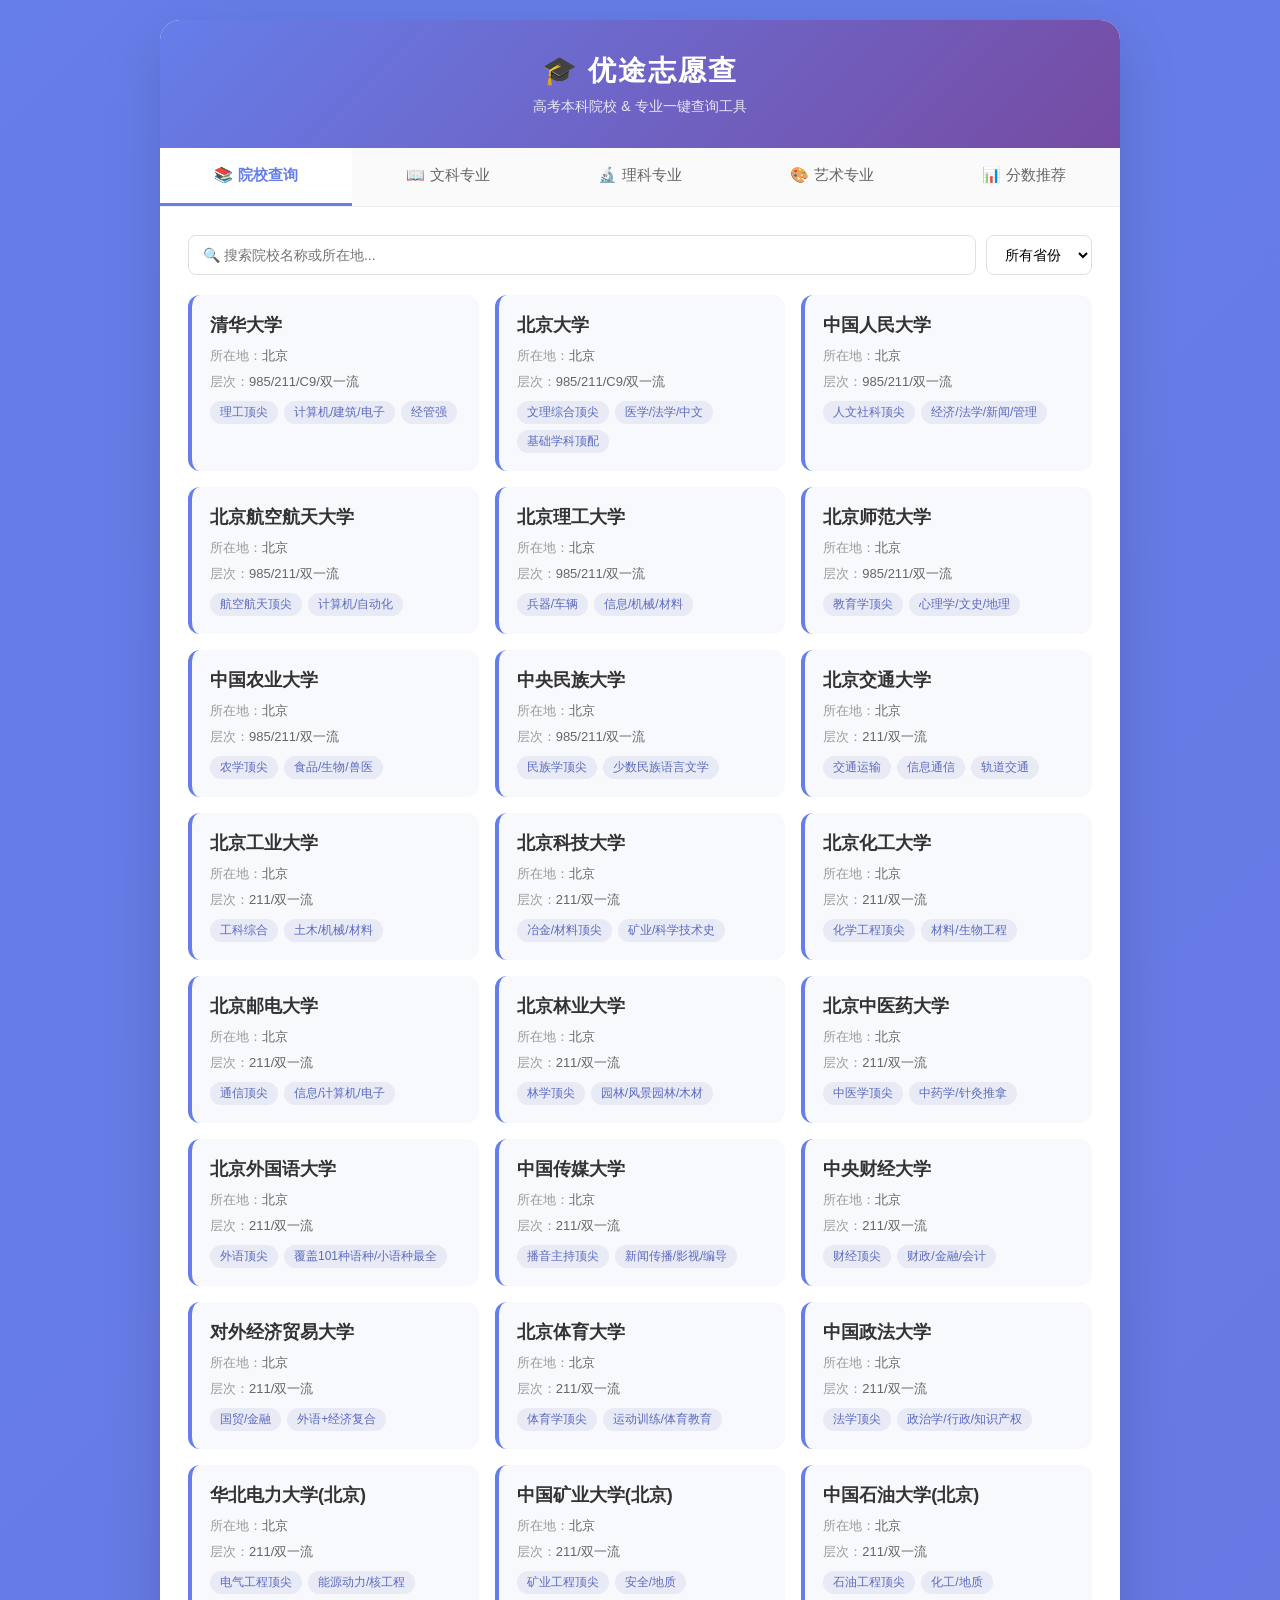
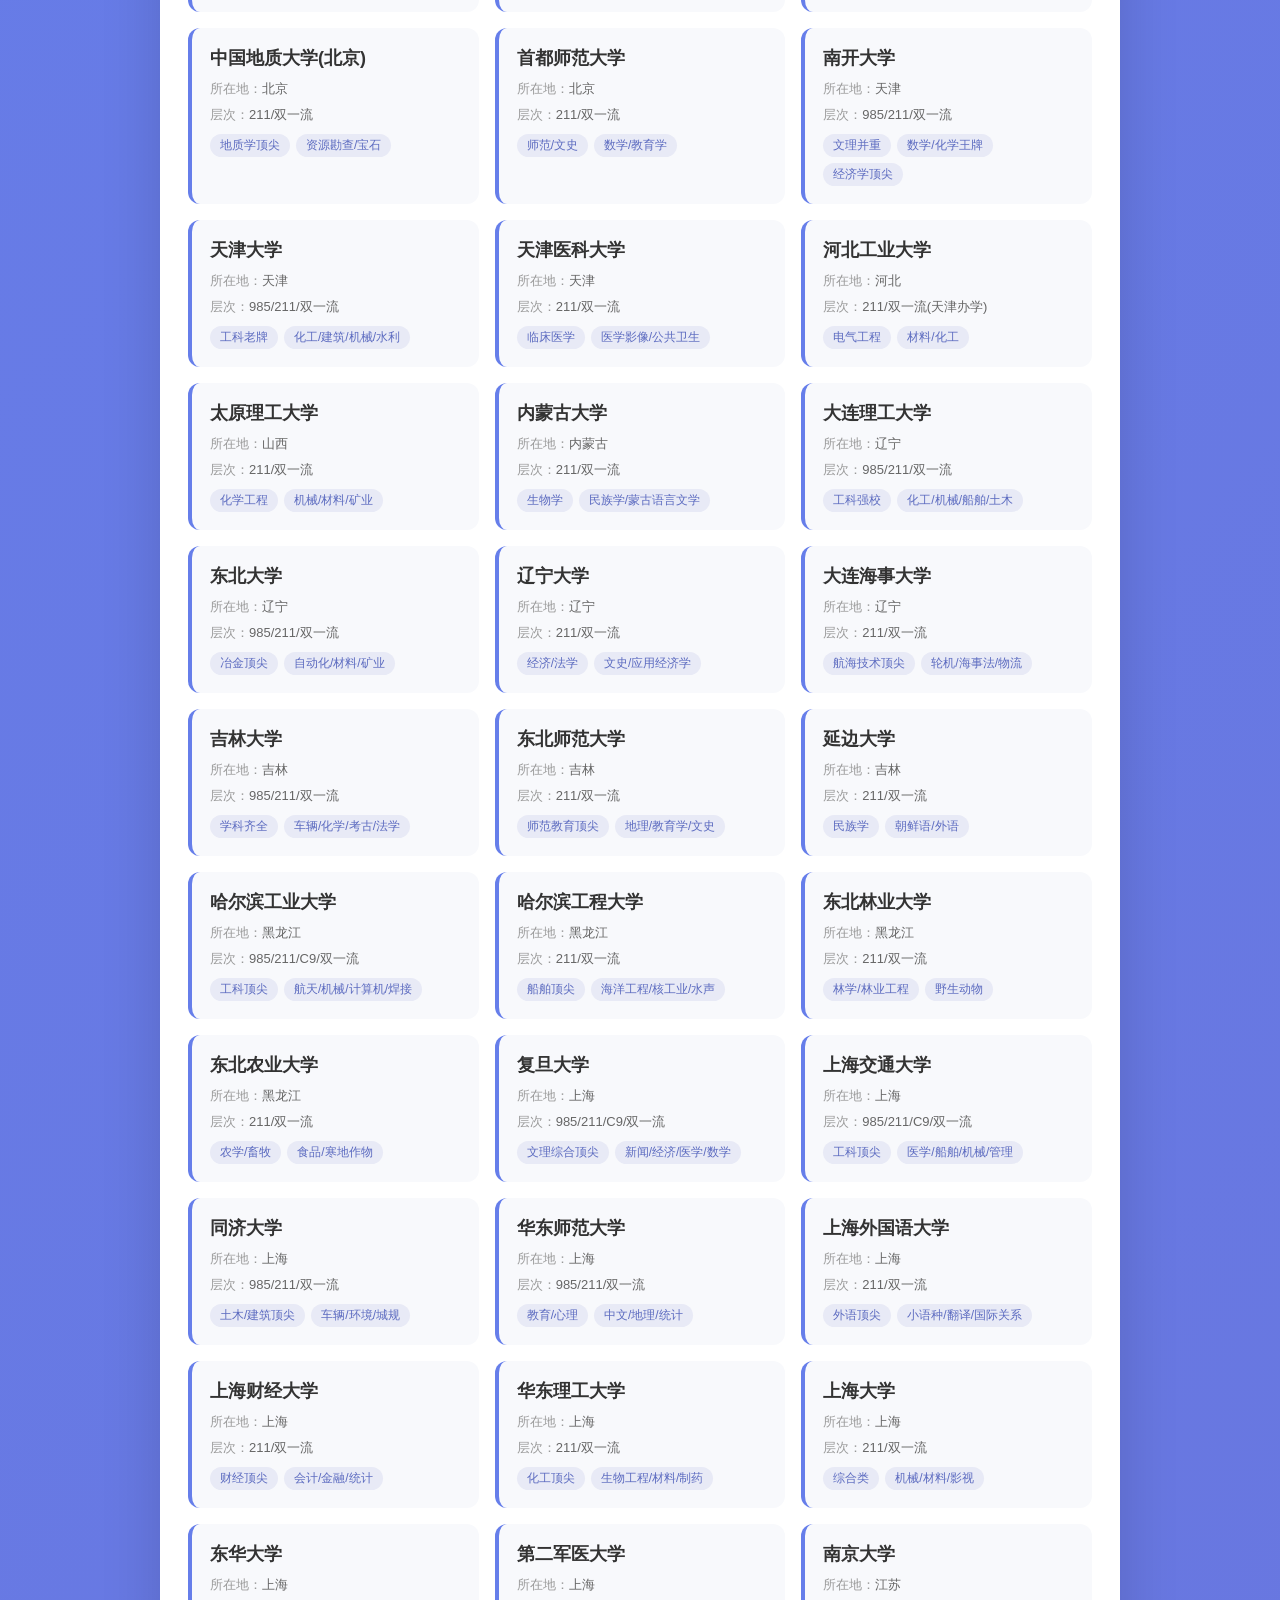
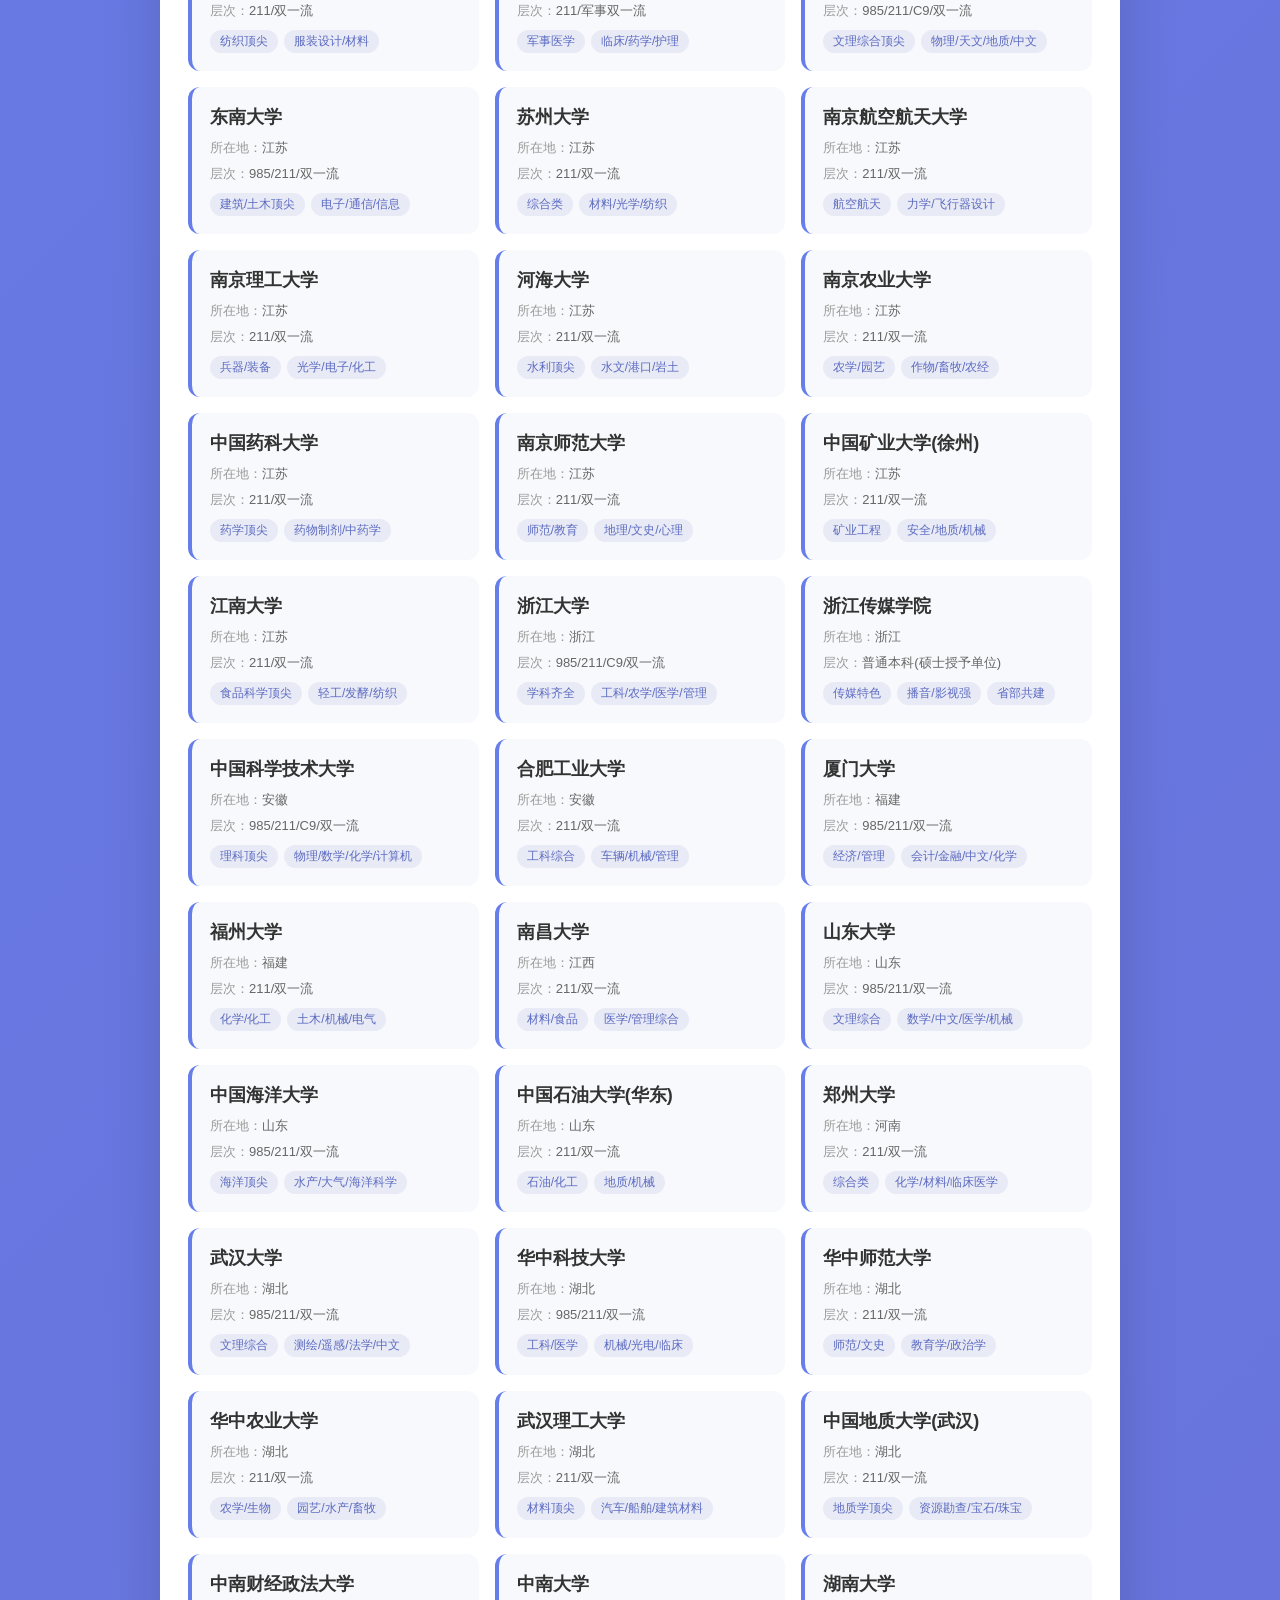
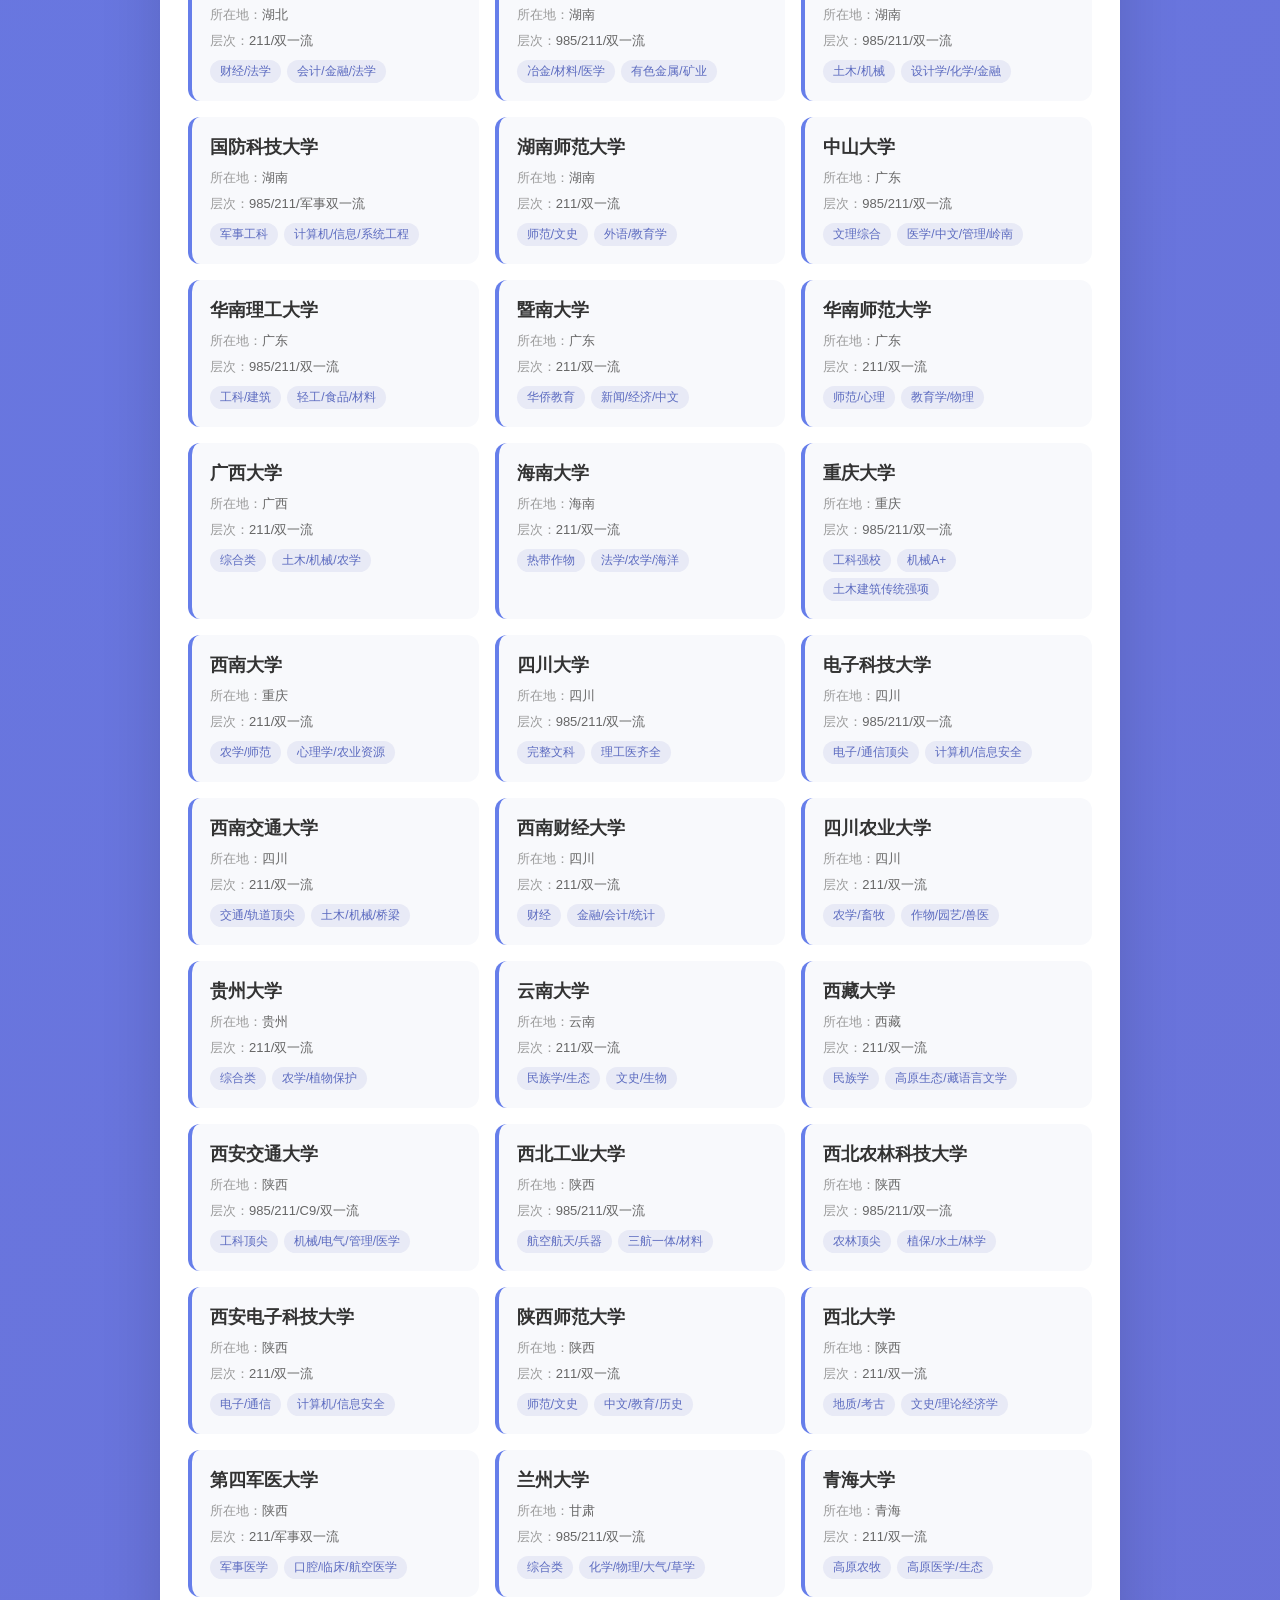
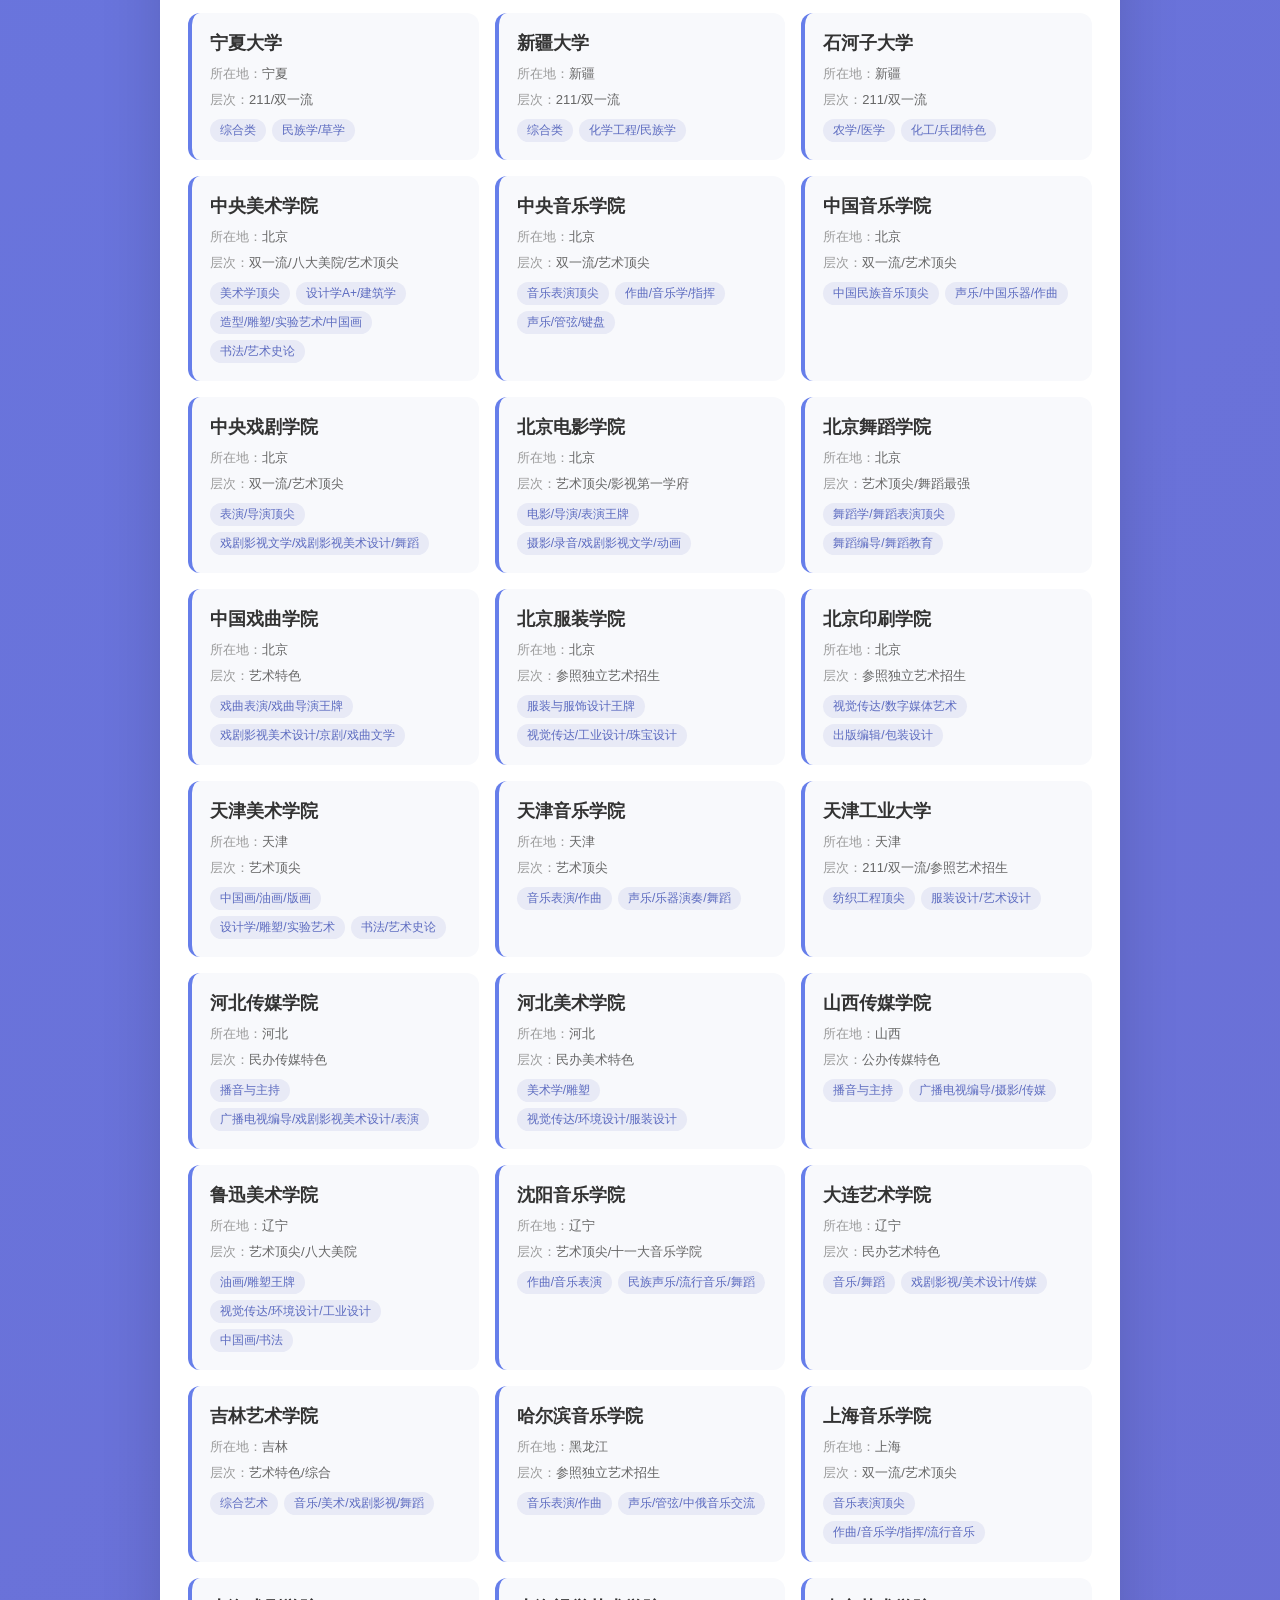
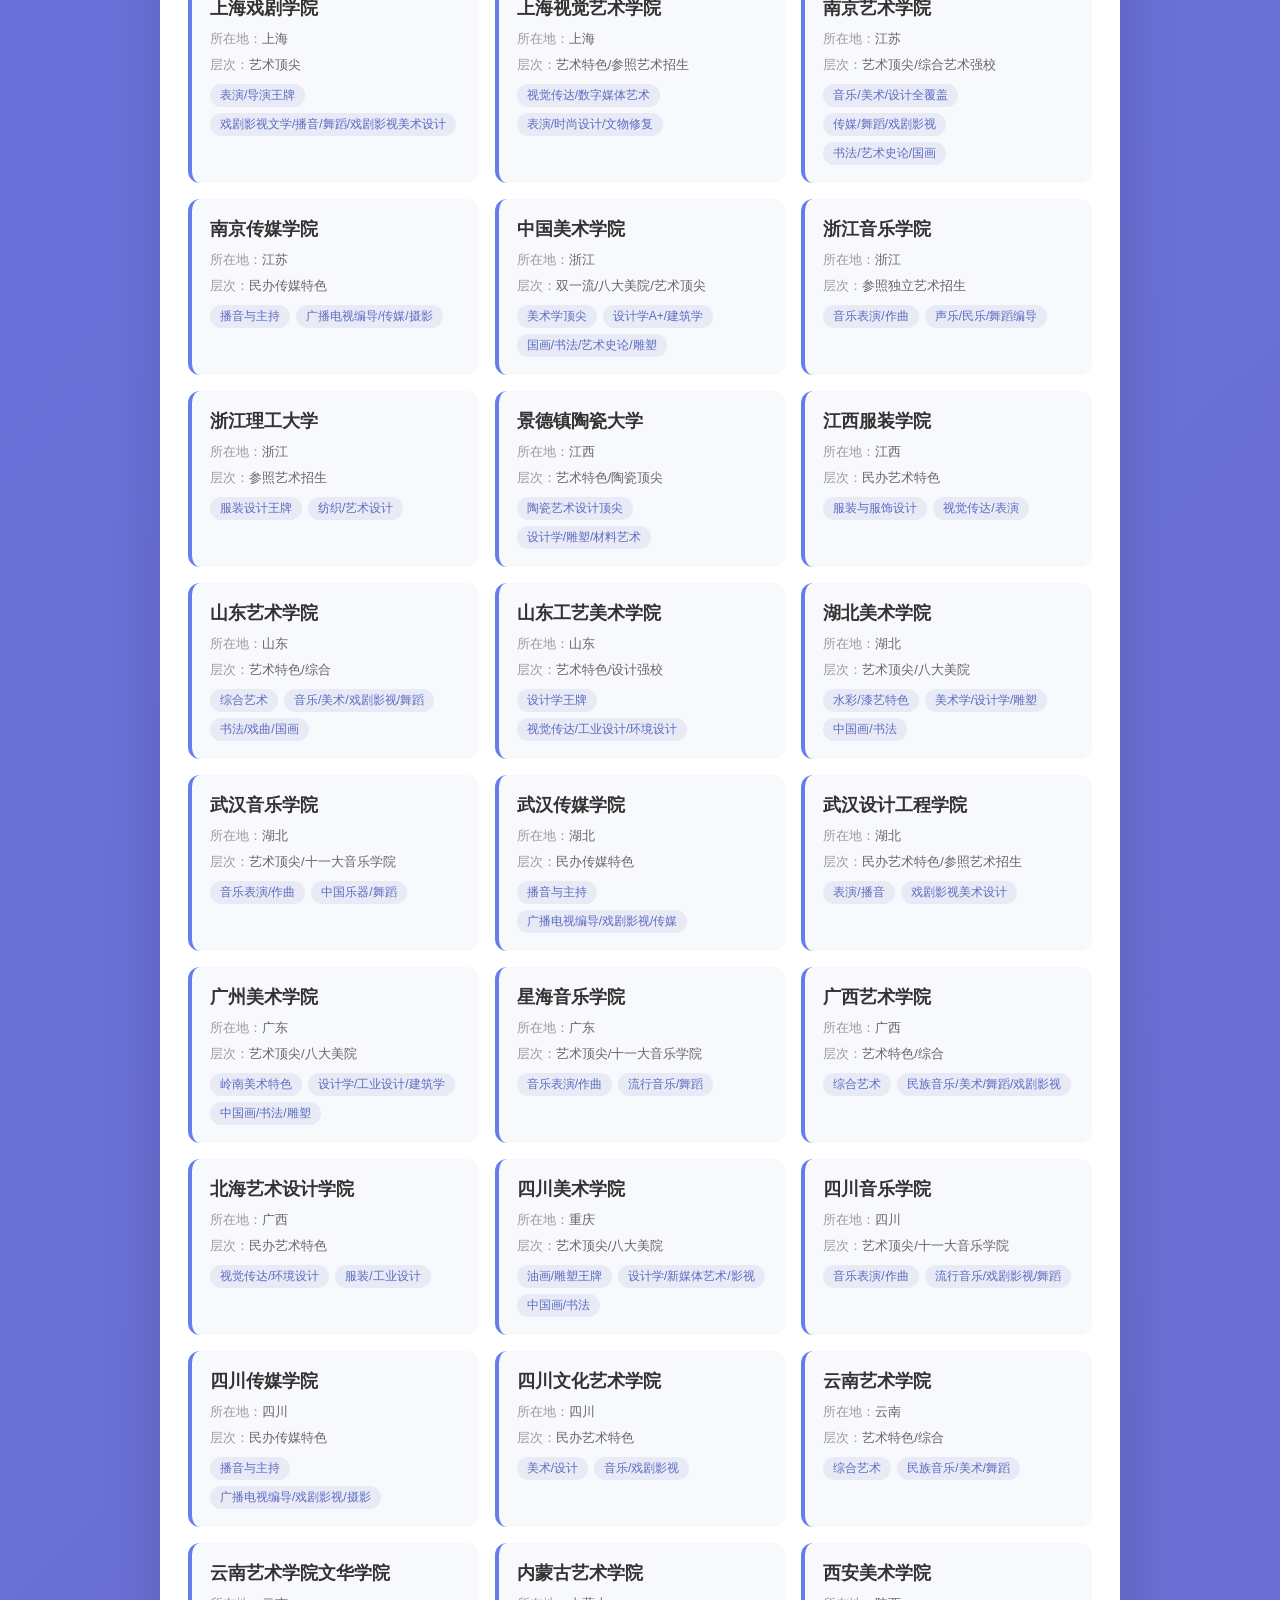
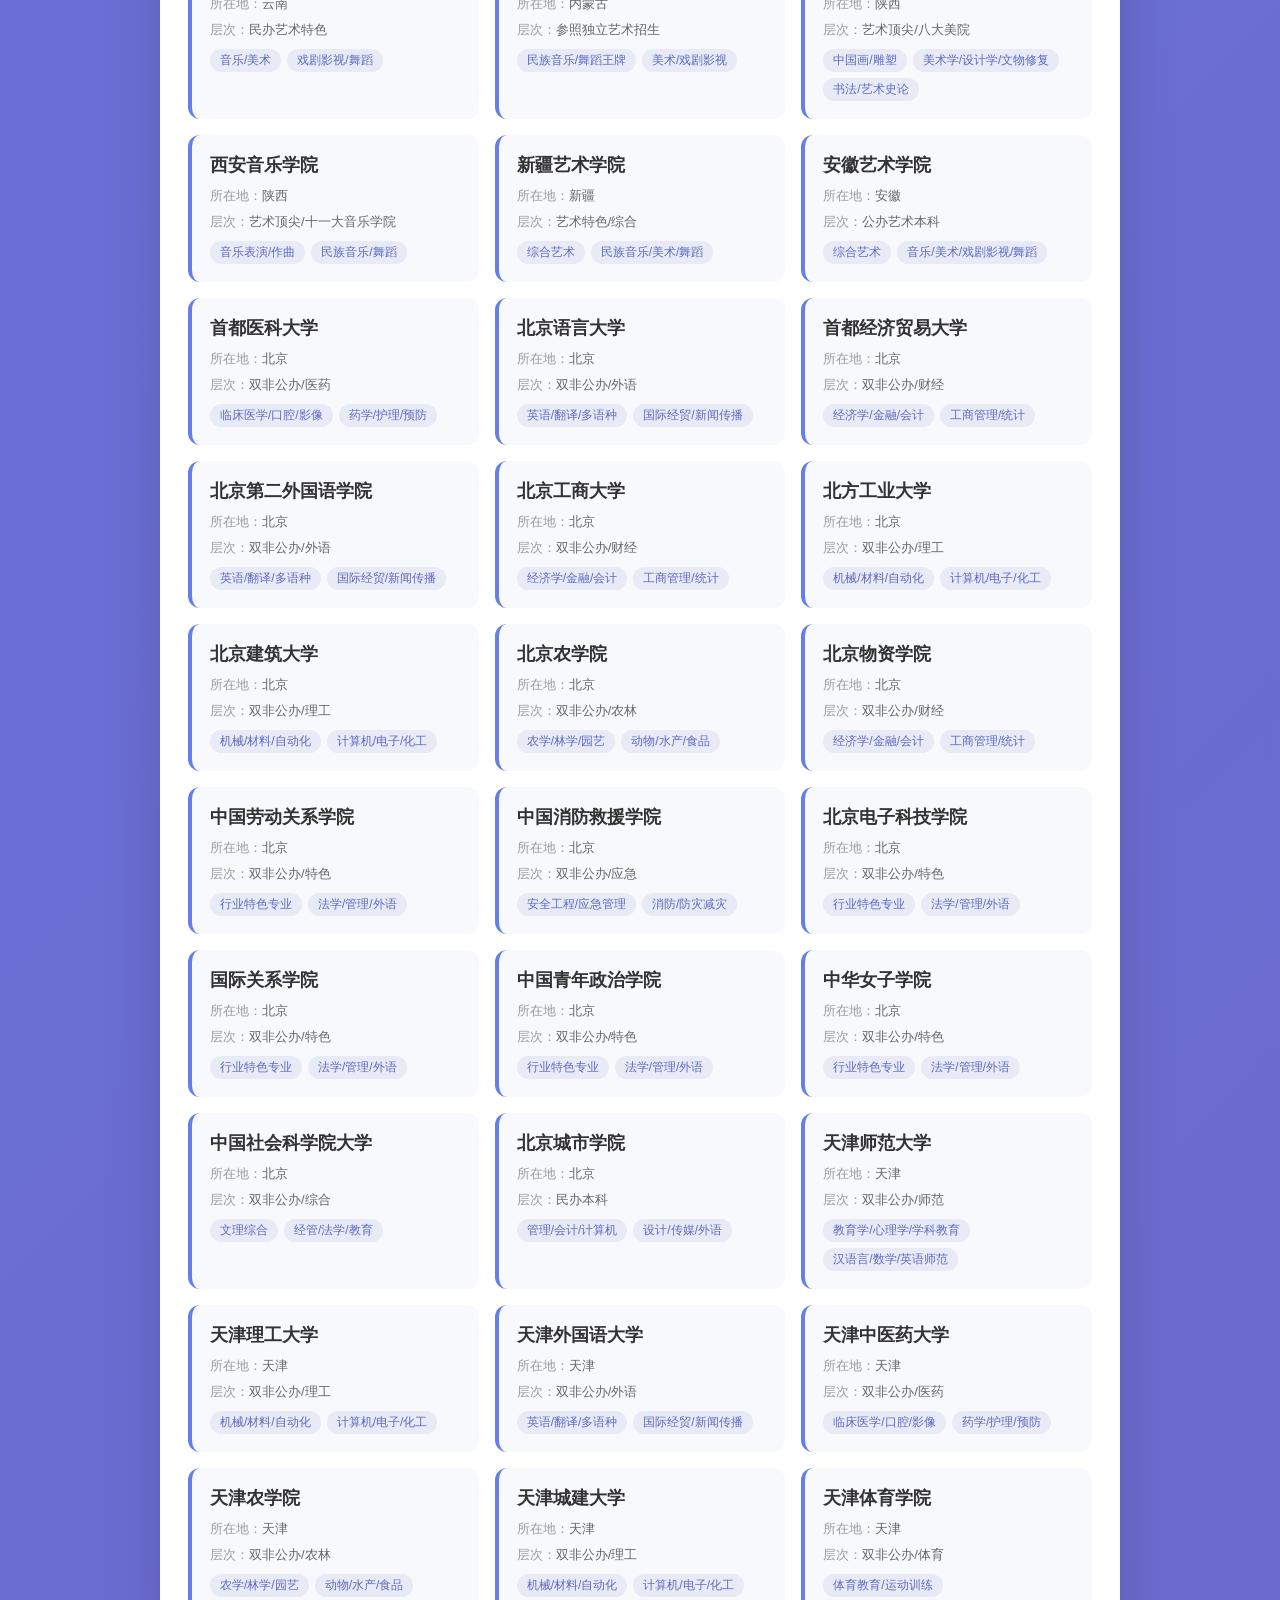
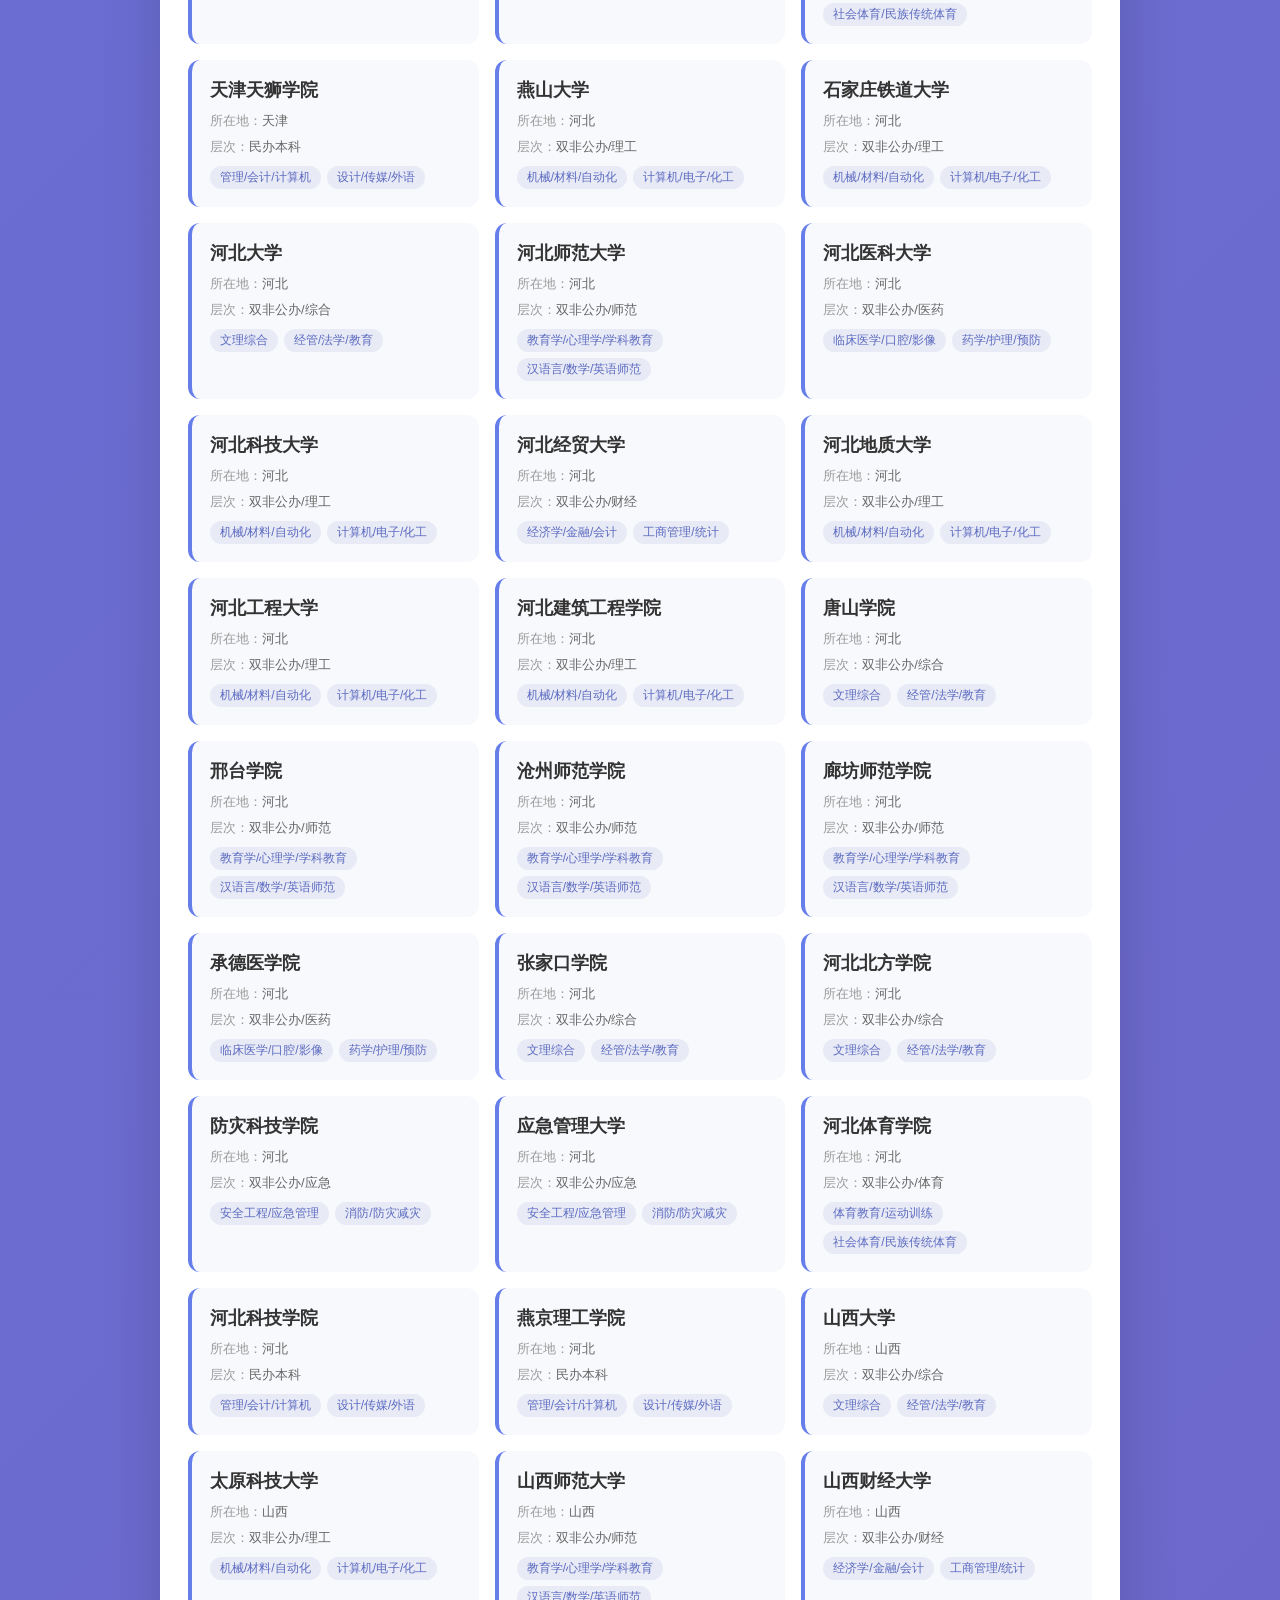
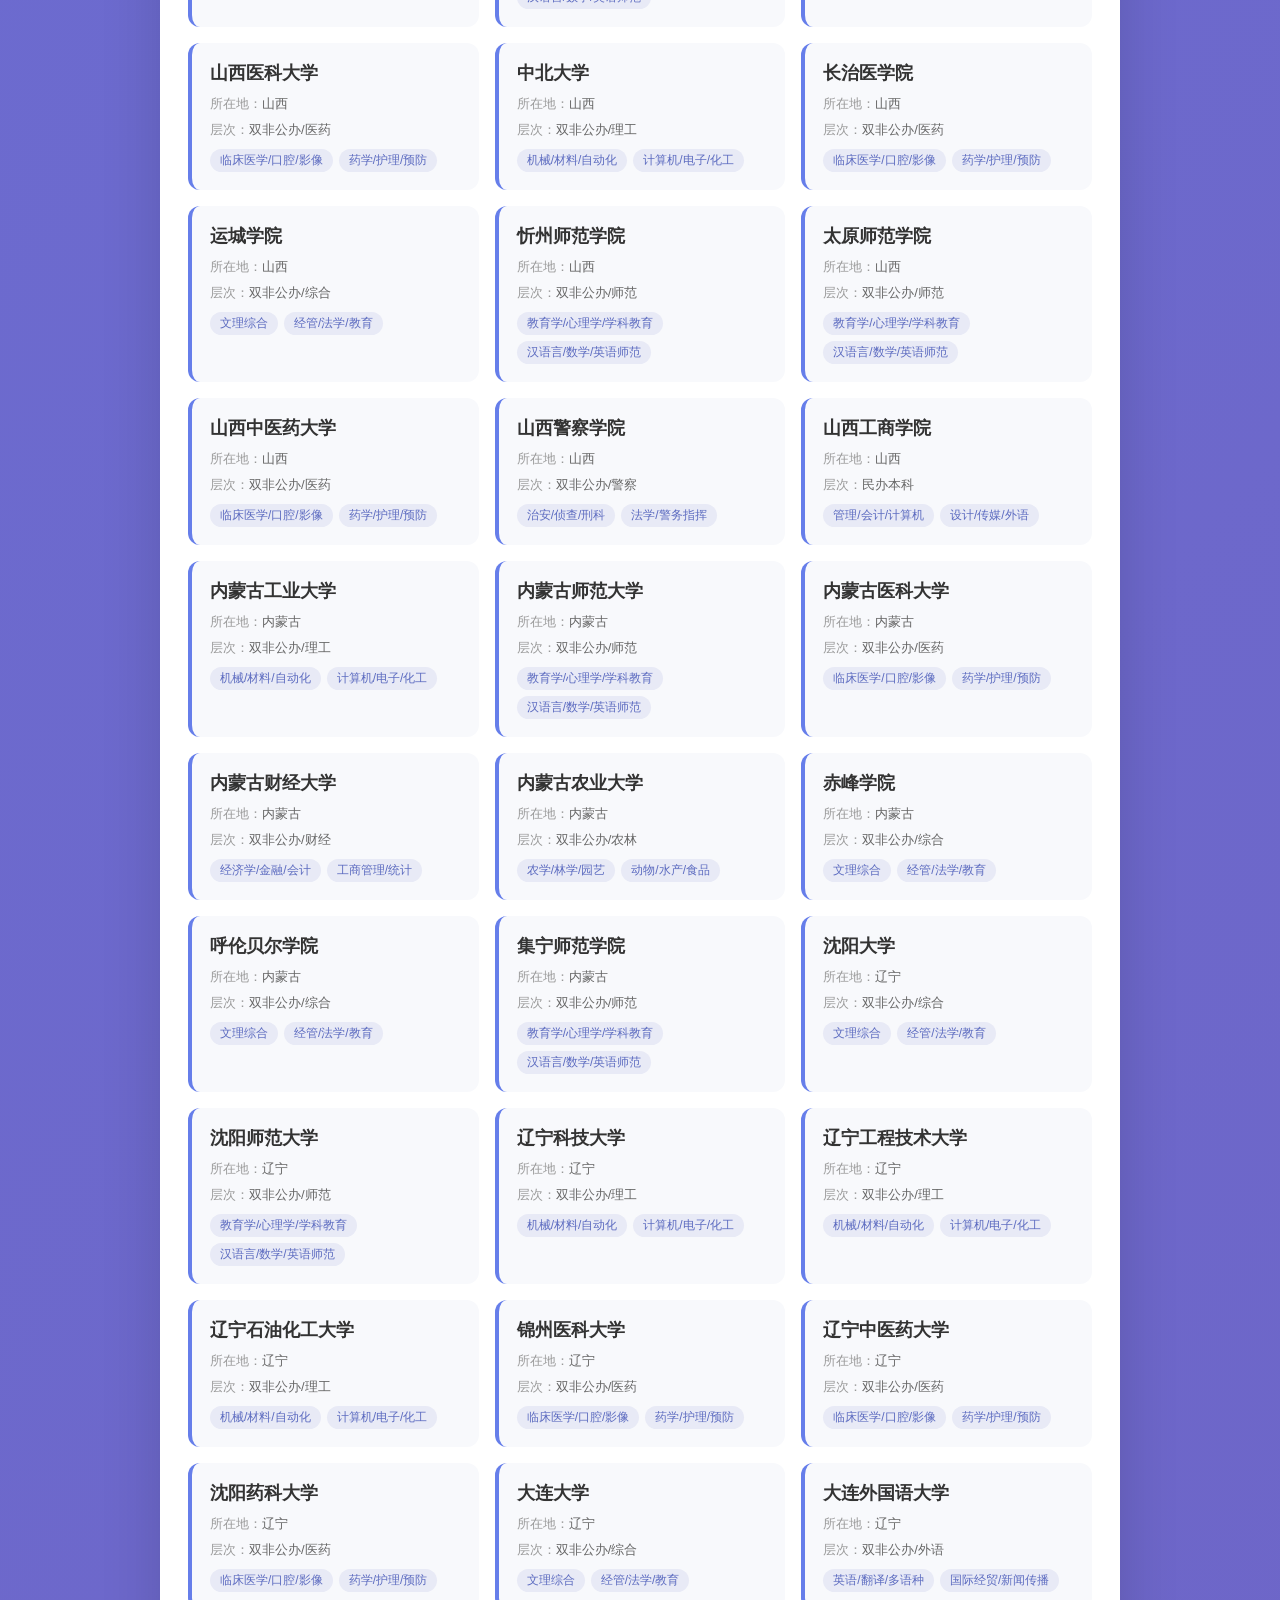
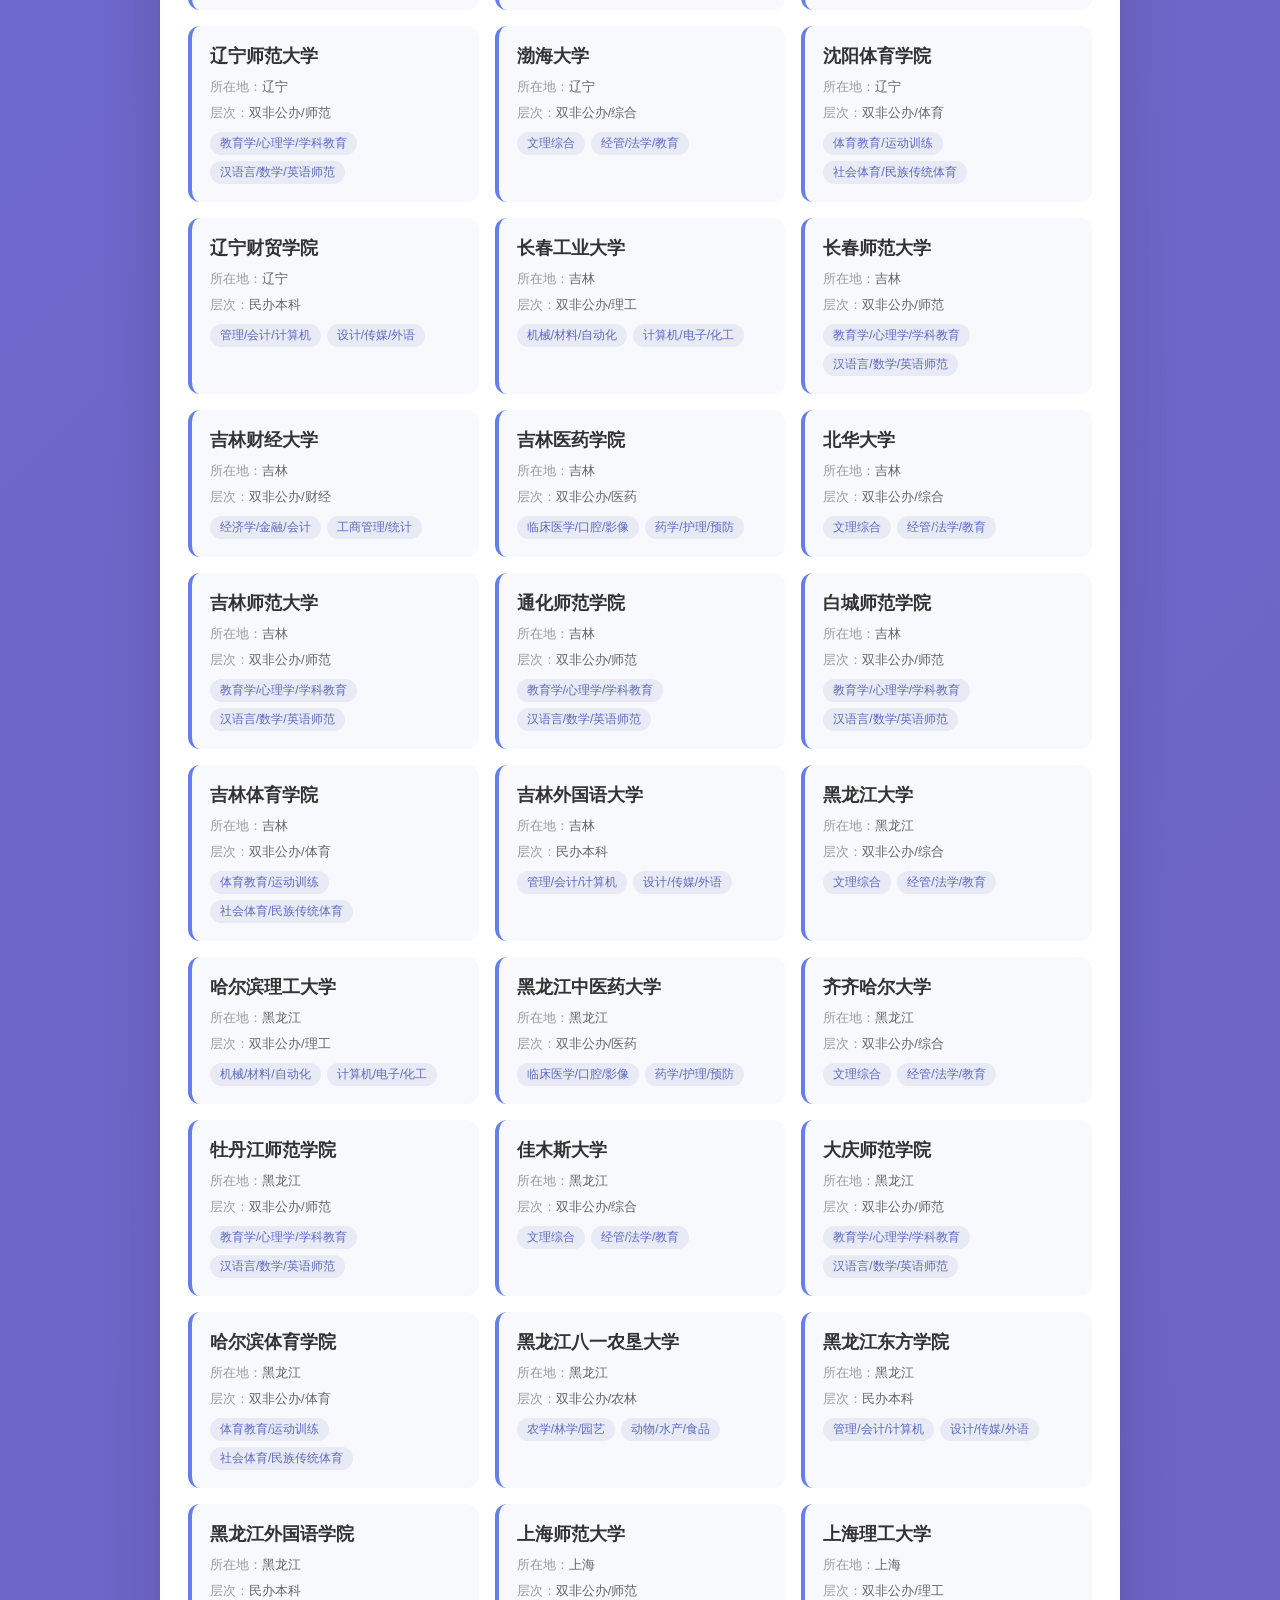
<file: 优途志愿查.html>
<!DOCTYPE html>
<html lang="zh-CN">
<head>
<meta charset="UTF-8">
<meta name="viewport" content="width=device-width, initial-scale=1.0">
<title>优途志愿查 · 高考志愿一键查</title>
<style>
  * { margin:0; padding:0; box-sizing:border-box; }
  body {
    font-family: -apple-system, BlinkMacSystemFont, 'Helvetica Neue', 'PingFang SC', 'Microsoft YaHei', sans-serif;
    background: linear-gradient(135deg, #667eea 0%, #764ba2 100%);
    min-height: 100vh;
    padding: 20px;
    color: #333;
  }
  .container {
    max-width: 960px;
    margin: 0 auto;
    background: #fff;
    border-radius: 20px;
    box-shadow: 0 20px 60px rgba(0,0,0,0.15);
    overflow: hidden;
  }
  header {
    background: linear-gradient(135deg, #667eea 0%, #764ba2 100%);
    color: #fff;
    padding: 32px 28px;
    text-align: center;
  }
  header h1 { font-size: 28px; margin-bottom: 8px; letter-spacing: 2px; }
  header p { opacity: 0.85; font-size: 14px; }
  .tabs { display: flex; border-bottom: 1px solid #eee; background: #fafafa; }
  .tab {
    flex: 1; padding: 18px; text-align: center; cursor: pointer;
    font-size: 15px; font-weight: 500; color: #666;
    border-bottom: 3px solid transparent; transition: all 0.2s;
  }
  .tab:hover { color: #667eea; }
  .tab.active {
    color: #667eea; background: #fff;
    border-bottom-color: #667eea; font-weight: 700;
  }
  .content { padding: 28px; min-height: 400px; }
  .panel { display: none; }
  .panel.active { display: block; animation: fadeIn 0.3s ease; }
  @keyframes fadeIn { from {opacity:0; transform: translateY(8px);} to {opacity:1; transform: translateY(0);} }

  .filter-bar { display: flex; gap: 10px; margin-bottom: 20px; flex-wrap: wrap; }
  .filter-bar input, .filter-bar select {
    padding: 10px 14px; border: 1px solid #e0e0e0;
    border-radius: 8px; font-size: 14px; outline: none;
    transition: border 0.2s; background: #fff;
  }
  .filter-bar input { flex: 1; min-width: 200px; }
  .filter-bar input:focus, .filter-bar select:focus { border-color: #667eea; }

  .college-grid {
    display: grid;
    grid-template-columns: repeat(auto-fill, minmax(280px, 1fr));
    gap: 16px;
  }
  .college-card {
    background: #f8f9fc; border-radius: 12px; padding: 18px;
    border-left: 4px solid #667eea;
    transition: transform 0.2s, box-shadow 0.2s;
  }
  .college-card:hover {
    transform: translateY(-3px);
    box-shadow: 0 10px 24px rgba(102,126,234,0.18);
  }
  .college-card h3 { font-size: 18px; margin-bottom: 10px; color: #333; }
  .college-meta { font-size: 13px; color: #666; margin-bottom: 8px; }
  .college-meta .label { color: #999; }
  .tag-row { display: flex; flex-wrap: wrap; gap: 6px; margin-top: 10px; }
  .tag {
    font-size: 12px; padding: 3px 10px; border-radius: 12px;
    background: #e8eaf6; color: #5c6bc0;
  }

  .major-list {
    margin-bottom: 24px;
  }
  .major-group { margin-bottom: 22px; }
  .major-group:last-child { margin-bottom: 0; }
  .major-group-title {
    font-size: 15px; font-weight: 600; color: #667eea;
    padding: 6px 0 10px; margin-bottom: 10px;
    border-bottom: 1px dashed #d5d9f0;
    display: flex; align-items: center; gap: 8px;
  }
  .major-group-count {
    display: inline-block;
    background: #eef0ff; color: #667eea;
    font-size: 12px; font-weight: 500;
    padding: 1px 8px; border-radius: 10px;
  }
  .major-group-grid {
    display: grid;
    grid-template-columns: repeat(auto-fill, minmax(180px, 1fr));
    gap: 10px;
  }
  .major-btn {
    padding: 14px; background: #f8f9fc;
    border: 2px solid transparent; border-radius: 10px;
    cursor: pointer; font-size: 15px;
    transition: all 0.2s; text-align: center;
  }
  .major-btn:hover { background: #e8eaf6; border-color: #667eea; }
  .major-btn.active {
    background: #667eea; color: #fff;
    border-color: #667eea;
    box-shadow: 0 6px 16px rgba(102,126,234,0.35);
  }

  .major-detail {
    background: #f8f9fc; border-radius: 12px; padding: 22px;
    border-top: 4px solid #667eea;
    animation: fadeIn 0.3s ease;
  }
  .major-detail h3 { font-size: 22px; margin-bottom: 16px; color: #333; }
  .detail-row {
    margin-bottom: 14px; padding: 12px 14px;
    background: #fff; border-radius: 8px;
    border-left: 3px solid #ddd;
  }
  .detail-row.course { border-left-color: #42a5f5; }
  .detail-row.advantage { border-left-color: #66bb6a; }
  .detail-row.disadvantage { border-left-color: #ef5350; }
  .detail-row.job { border-left-color: #ffa726; }
  .detail-label {
    font-size: 13px; font-weight: 600;
    color: #666; margin-bottom: 6px;
  }
  .detail-text { font-size: 14px; line-height: 1.7; color: #444; }

  .empty {
    text-align: center; padding: 40px 20px;
    color: #999; font-size: 14px;
  }
  footer {
    text-align: center; padding: 16px;
    font-size: 12px; color: #999; background: #fafafa;
  }
  /* ============ 强校推荐（专业面板） ============ */
  .top-colleges {
    margin-top: 20px;
    padding: 16px 18px;
    background: linear-gradient(135deg, #f5f7ff 0%, #fdf4ff 100%);
    border-radius: 10px;
    border-left: 4px solid #764ba2;
  }
  .top-colleges-title {
    font-size: 15px; font-weight: 600;
    color: #764ba2; margin-bottom: 12px;
    display: flex; align-items: center; gap: 6px;
  }
  .top-college-grid {
    display: grid;
    grid-template-columns: repeat(auto-fill, minmax(180px, 1fr));
    gap: 10px;
  }
  .top-college-item {
    background: #fff; padding: 10px 12px;
    border-radius: 8px; font-size: 13px;
    border: 1px solid #e8dcf0;
    transition: all 0.2s;
  }
  .top-college-item:hover {
    border-color: #764ba2;
    transform: translateY(-2px);
    box-shadow: 0 6px 14px rgba(118,75,162,0.15);
  }
  .top-college-item .name {
    font-weight: 600; color: #333;
    margin-bottom: 4px;
  }
  .top-college-item .meta {
    font-size: 11px; color: #999;
    display: flex; justify-content: space-between;
  }
  .top-college-item .level-tag {
    color: #764ba2; font-weight: 500;
  }
  .top-college-item .rank-tag {
    background: #f5f0fa; color: #764ba2;
    padding: 1px 6px; border-radius: 8px;
    font-weight: 500;
  }
  .top-colleges-empty {
    font-size: 13px; color: #999; padding: 8px 0;
  }

  /* ============ 分数推荐 tab ============ */
  .score-input-panel {
    background: #f8f9fc; border-radius: 12px;
    padding: 24px; margin-bottom: 20px;
    border-top: 4px solid #667eea;
  }
  .score-input-title {
    font-size: 17px; font-weight: 600;
    color: #333; margin-bottom: 16px;
  }
  .score-input-row {
    display: flex; gap: 12px; align-items: center;
    flex-wrap: wrap; margin-bottom: 12px;
  }
  .score-input-row label {
    font-size: 14px; color: #555; min-width: 80px;
  }
  .score-input-row input[type=number] {
    padding: 10px 14px; border: 1px solid #ddd;
    border-radius: 8px; font-size: 14px;
    width: 140px; outline: none;
  }
  .score-input-row input[type=number]:focus { border-color: #667eea; }
  .score-input-row select {
    padding: 10px 14px; border: 1px solid #ddd;
    border-radius: 8px; font-size: 14px;
    background: #fff; outline: none;
  }
  .btn-recommend {
    padding: 10px 24px; background: linear-gradient(135deg, #667eea 0%, #764ba2 100%);
    color: #fff; border: none; border-radius: 8px;
    font-size: 14px; font-weight: 600; cursor: pointer;
    transition: transform 0.15s, box-shadow 0.15s;
  }
  .btn-recommend:hover {
    transform: translateY(-1px);
    box-shadow: 0 8px 20px rgba(102,126,234,0.35);
  }
  .score-tip {
    font-size: 12px; color: #888;
    margin-top: 8px; line-height: 1.6;
  }

  .recommend-group {
    background: #fff; border-radius: 12px;
    padding: 20px; margin-bottom: 16px;
    box-shadow: 0 4px 14px rgba(0,0,0,0.05);
  }
  .recommend-group.chong { border-left: 5px solid #ef5350; }
  .recommend-group.wen { border-left: 5px solid #66bb6a; }
  .recommend-group.bao { border-left: 5px solid #42a5f5; }
  .recommend-group-header {
    display: flex; align-items: center; justify-content: space-between;
    margin-bottom: 14px;
  }
  .recommend-group-title {
    font-size: 17px; font-weight: 700;
    display: flex; align-items: center; gap: 8px;
  }
  .recommend-group.chong .recommend-group-title { color: #d84545; }
  .recommend-group.wen .recommend-group-title { color: #46a04a; }
  .recommend-group.bao .recommend-group-title { color: #2e88d4; }
  .recommend-group-desc {
    font-size: 12px; color: #999;
  }
  .recommend-grid {
    display: grid;
    grid-template-columns: repeat(auto-fill, minmax(220px, 1fr));
    gap: 12px;
  }
  .recommend-card {
    background: #f8f9fc; padding: 12px 14px;
    border-radius: 8px; border: 1px solid #eee;
    transition: all 0.2s; cursor: pointer; position: relative;
  }
  .recommend-card:hover {
    background: #fff; box-shadow: 0 6px 16px rgba(0,0,0,0.08);
    transform: translateY(-2px); border-color: #d5dbff;
  }
  .recommend-card::after {
    content: "查看详情 →";
    position: absolute; right: 12px; bottom: 10px;
    font-size: 11px; color: #667eea; opacity: 0;
    transition: opacity .2s;
  }
  .recommend-card:hover::after { opacity: 1; }
  .recommend-card .rc-name {
    font-size: 15px; font-weight: 600;
    color: #333; margin-bottom: 4px;
  }
  .recommend-card .rc-meta {
    font-size: 12px; color: #666; margin-bottom: 6px;
  }
  .recommend-card .rc-tags {
    display: flex; flex-wrap: wrap; gap: 4px;
  }
  .recommend-card .rc-tag {
    font-size: 11px; padding: 2px 8px;
    background: #eef0ff; color: #5c6bc0;
    border-radius: 8px;
  }

  /* ============ 院校详情弹层 ============ */
  .college-card { cursor: pointer; position: relative; }
  .college-card::after {
    content: "点击查看详情 →";
    position: absolute; right: 14px; bottom: 12px;
    font-size: 12px; color: #667eea; opacity: 0;
    transition: opacity .2s;
  }
  .college-card:hover::after { opacity: 1; }

  .modal-mask {
    position: fixed; top: 0; left: 0; right: 0; bottom: 0;
    background: rgba(30, 34, 60, .55);
    display: none; align-items: center; justify-content: center;
    z-index: 999; padding: 20px;
    backdrop-filter: blur(3px);
  }
  .modal-mask.show { display: flex; }
  .modal-dialog {
    background: #fff; border-radius: 16px;
    width: 100%; max-width: 720px;
    max-height: 88vh; overflow-y: auto;
    box-shadow: 0 20px 60px rgba(0,0,0,.3);
    animation: modalIn .25s ease-out;
  }
  @keyframes modalIn {
    from { opacity: 0; transform: translateY(20px) scale(.96); }
    to { opacity: 1; transform: translateY(0) scale(1); }
  }
  .modal-header {
    padding: 22px 26px 16px; border-bottom: 1px solid #eef1f6;
    display: flex; justify-content: space-between; align-items: flex-start;
    position: sticky; top: 0; background: #fff; z-index: 2;
    border-radius: 16px 16px 0 0;
  }
  .modal-header h2 {
    font-size: 22px; color: #2c3e50; margin: 0 0 6px;
  }
  .modal-header .sub {
    font-size: 13px; color: #7a869a;
  }
  .modal-header .sub .level-badge {
    display: inline-block; padding: 2px 10px; border-radius: 10px;
    background: linear-gradient(135deg, #667eea, #764ba2);
    color: #fff; font-size: 12px; margin-left: 8px;
    font-weight: 600;
  }
  .modal-close {
    background: #f4f6fa; border: none; border-radius: 50%;
    width: 34px; height: 34px; font-size: 20px; cursor: pointer;
    color: #666; transition: all .2s; flex-shrink: 0;
    line-height: 34px; padding: 0;
  }
  .modal-close:hover { background: #e74c3c; color: #fff; }
  .modal-body { padding: 20px 26px 26px; }

  .info-block { margin-bottom: 22px; }
  .info-block-title {
    font-size: 15px; font-weight: 600; color: #333;
    padding: 8px 12px; background: #f8f9fc;
    border-left: 4px solid #667eea; border-radius: 4px;
    margin-bottom: 12px;
  }
  .info-block-title.score { border-left-color: #f39c12; background: #fff8ec; }
  .info-block-title.strong { border-left-color: #27ae60; background: #edfaf1; }
  .info-block-title.lib { border-left-color: #9b59b6; background: #f6f0fa; }
  .info-block-tip {
    font-size: 12px; color: #999; margin-left: 8px; font-weight: 400;
  }

  .score-est-grid {
    display: grid; grid-template-columns: 1fr 1fr; gap: 12px;
  }
  .score-est-card {
    padding: 16px; border-radius: 10px;
    background: linear-gradient(135deg, #fff3d6 0%, #ffe0a3 100%);
    text-align: center;
  }
  .score-est-card.arts {
    background: linear-gradient(135deg, #ffe0e6 0%, #ffb8c8 100%);
  }
  .score-est-card .label {
    font-size: 13px; color: #7a5a1a; margin-bottom: 6px; font-weight: 600;
  }
  .score-est-card.arts .label { color: #a44a5a; }
  .score-est-card .value {
    font-size: 30px; font-weight: 800; color: #b8730f;
    letter-spacing: -1px;
  }
  .score-est-card.arts .value { color: #c53a5b; }
  .score-est-card .suffix {
    font-size: 14px; color: #7a5a1a; margin-left: 4px;
  }
  .score-est-card.arts .suffix { color: #a44a5a; }
  .score-est-card .rank-info {
    font-size: 12px; color: #666; margin-top: 6px;
  }

  .strong-major-list {
    display: flex; flex-wrap: wrap; gap: 8px;
  }
  .strong-major-item {
    padding: 8px 14px; border-radius: 20px;
    background: linear-gradient(135deg, #d4f5e3, #a6e6c1);
    color: #1e6b3f; font-size: 13px; font-weight: 600;
    cursor: pointer; transition: all .2s;
    border: 1px solid transparent;
  }
  .strong-major-item:hover {
    background: linear-gradient(135deg, #a6e6c1, #66d996);
    border-color: #27ae60;
  }
  .strong-major-item.peak {
    background: linear-gradient(135deg, #ffd97a, #ffb830);
    color: #7a4a00;
  }
  .strong-major-item.peak:hover {
    background: linear-gradient(135deg, #ffb830, #ff9500);
  }
  .strong-major-item .badge {
    display: inline-block; padding: 1px 6px; border-radius: 8px;
    font-size: 10px; background: rgba(255,255,255,.6);
    margin-left: 4px; vertical-align: middle;
  }
  .strong-major-empty {
    padding: 14px; text-align: center; color: #999; font-size: 13px;
    background: #fafbfc; border-radius: 8px;
  }
  .lib-tags {
    display: flex; flex-wrap: wrap; gap: 8px;
  }
  .lib-tag {
    padding: 6px 12px; border-radius: 6px;
    background: #f0eaf7; color: #6a3d99;
    font-size: 12px; font-weight: 500;
  }

  @media (max-width: 600px) {
    body { padding: 10px; }
    header h1 { font-size: 22px; }
    .tab { padding: 14px 8px; font-size: 13px; }
    .content { padding: 18px; }
    .modal-dialog { max-height: 92vh; }
    .modal-header, .modal-body { padding-left: 18px; padding-right: 18px; }
    .score-est-grid { grid-template-columns: 1fr; }
    .score-est-card .value { font-size: 26px; }
  }
</style>
</head>
<body>
  <div class="container">
    <header>
      <h1>🎓 优途志愿查</h1>
      <p>高考本科院校 &amp; 专业一键查询工具</p>
    </header>

    <nav class="tabs">
      <div class="tab active" data-tab="college">📚 院校查询</div>
      <div class="tab" data-tab="arts">📖 文科专业</div>
      <div class="tab" data-tab="science">🔬 理科专业</div>
      <div class="tab" data-tab="art">🎨 艺术专业</div>
      <div class="tab" data-tab="score">📊 分数推荐</div>
    </nav>

    <main class="content">
      <section class="panel active" id="panel-college">
        <div class="filter-bar">
          <input type="text" id="college-search" placeholder="🔍 搜索院校名称或所在地...">
          <select id="province-filter">
            <option value="">所有省份</option>
          </select>
        </div>
        <div class="college-grid" id="college-grid"></div>
      </section>

      <section class="panel" id="panel-arts">
        <div class="filter-bar">
          <input type="text" id="arts-search" placeholder="🔍 搜索文科专业（支持模糊匹配，如「汉语」）...">
        </div>
        <div class="major-list" id="arts-list"></div>
        <div id="arts-detail"></div>
      </section>

      <section class="panel" id="panel-science">
        <div class="filter-bar">
          <input type="text" id="science-search" placeholder="🔍 搜索理科专业（支持模糊匹配，如「计算机」）...">
        </div>
        <div class="major-list" id="science-list"></div>
        <div id="science-detail"></div>
      </section>

      <section class="panel" id="panel-art">
        <div class="filter-bar">
          <input type="text" id="art-search" placeholder="🔍 搜索艺术专业（支持模糊匹配，如「播音」「设计」「舞蹈」）...">
        </div>
        <div class="major-list" id="art-list"></div>
        <div id="art-detail"></div>
      </section>

      <section class="panel" id="panel-score">
        <div class="score-input-panel">
          <div class="score-input-title">🎯 输入分数或位次，一键推荐冲/稳/保院校</div>
          <div class="score-input-row">
            <label>输入方式：</label>
            <select id="score-mode">
              <option value="score">按高考分数</option>
              <option value="rank">按全省位次</option>
            </select>
          </div>
          <div class="score-input-row" id="row-score">
            <label>高考分数：</label>
            <input type="number" id="score-input" placeholder="如 620" min="150" max="750">
            <select id="score-subject">
              <option value="science">理科/物理组</option>
              <option value="arts">文科/历史组</option>
              <option value="art_ms">艺术类·美术（综合分）</option>
              <option value="art_music">艺术类·音乐（综合分）</option>
              <option value="art_bd">艺术类·编导/播音（综合分）</option>
              <option value="art_culture">艺术类·仅文化课分</option>
            </select>
          </div>
          <div class="score-input-row" id="row-rank" style="display:none;">
            <label>全省位次：</label>
            <input type="number" id="rank-input" placeholder="如 8000" min="1" max="500000">
          </div>
          <div class="score-input-row">
            <label>优先省份：</label>
            <select id="pref-prov">
              <option value="">不限（全国）</option>
            </select>
            <button class="btn-recommend" id="btn-recommend">推荐院校</button>
          </div>
          <div class="score-tip">
            💡 位次数据基于全国综合估算（参照大省理工口径），实际录取受当年招生计划、省份、专业组影响。仅供筛选参考，最终以当年官方分数线为准。<br>
            🎨 <b>艺术生说明</b>：综合分按 <b>文化课×0.5 + 专业课×2.5×0.5（满分 750）</b> 主流口径估算；若你只有文化课分数，可选「仅文化课分」；艺术类结果会自动优先推荐艺术院校 + 艺术专业强校。
          </div>
        </div>
        <div id="recommend-result"></div>
      </section>
    </main>

    <footer>© 2026 优途志愿查 · 当前为示例数据，后续可扩展至 800+ 专业库</footer>
  </div>

  <!-- 院校详情弹层 -->
  <div class="modal-mask" id="college-modal" onclick="if(event.target===this)closeCollegeModal()">
    <div class="modal-dialog" id="college-modal-dialog"></div>
  </div>

<script>
const collegeDB = [
  // ============ 北京（26所211，含8所985）============
  {name:"清华大学", prov:"北京", level:"985/211/C9/双一流", majorLib:["理工顶尖","计算机/建筑/电子","经管强"]},
  {name:"北京大学", prov:"北京", level:"985/211/C9/双一流", majorLib:["文理综合顶尖","医学/法学/中文","基础学科顶配"]},
  {name:"中国人民大学", prov:"北京", level:"985/211/双一流", majorLib:["人文社科顶尖","经济/法学/新闻/管理"]},
  {name:"北京航空航天大学", prov:"北京", level:"985/211/双一流", majorLib:["航空航天顶尖","计算机/自动化"]},
  {name:"北京理工大学", prov:"北京", level:"985/211/双一流", majorLib:["兵器/车辆","信息/机械/材料"]},
  {name:"北京师范大学", prov:"北京", level:"985/211/双一流", majorLib:["教育学顶尖","心理学/文史/地理"]},
  {name:"中国农业大学", prov:"北京", level:"985/211/双一流", majorLib:["农学顶尖","食品/生物/兽医"]},
  {name:"中央民族大学", prov:"北京", level:"985/211/双一流", majorLib:["民族学顶尖","少数民族语言文学"]},
  {name:"北京交通大学", prov:"北京", level:"211/双一流", majorLib:["交通运输","信息通信","轨道交通"]},
  {name:"北京工业大学", prov:"北京", level:"211/双一流", majorLib:["工科综合","土木/机械/材料"]},
  {name:"北京科技大学", prov:"北京", level:"211/双一流", majorLib:["冶金/材料顶尖","矿业/科学技术史"]},
  {name:"北京化工大学", prov:"北京", level:"211/双一流", majorLib:["化学工程顶尖","材料/生物工程"]},
  {name:"北京邮电大学", prov:"北京", level:"211/双一流", majorLib:["通信顶尖","信息/计算机/电子"]},
  {name:"北京林业大学", prov:"北京", level:"211/双一流", majorLib:["林学顶尖","园林/风景园林/木材"]},
  {name:"北京中医药大学", prov:"北京", level:"211/双一流", majorLib:["中医学顶尖","中药学/针灸推拿"]},
  {name:"北京外国语大学", prov:"北京", level:"211/双一流", majorLib:["外语顶尖","覆盖101种语种/小语种最全"]},
  {name:"中国传媒大学", prov:"北京", level:"211/双一流", majorLib:["播音主持顶尖","新闻传播/影视/编导"]},
  {name:"中央财经大学", prov:"北京", level:"211/双一流", majorLib:["财经顶尖","财政/金融/会计"]},
  {name:"对外经济贸易大学", prov:"北京", level:"211/双一流", majorLib:["国贸/金融","外语+经济复合"]},
  {name:"北京体育大学", prov:"北京", level:"211/双一流", majorLib:["体育学顶尖","运动训练/体育教育"]},
  {name:"中国政法大学", prov:"北京", level:"211/双一流", majorLib:["法学顶尖","政治学/行政/知识产权"]},
  {name:"华北电力大学(北京)", prov:"北京", level:"211/双一流", majorLib:["电气工程顶尖","能源动力/核工程"]},
  {name:"中国矿业大学(北京)", prov:"北京", level:"211/双一流", majorLib:["矿业工程顶尖","安全/地质"]},
  {name:"中国石油大学(北京)", prov:"北京", level:"211/双一流", majorLib:["石油工程顶尖","化工/地质"]},
  {name:"中国地质大学(北京)", prov:"北京", level:"211/双一流", majorLib:["地质学顶尖","资源勘查/宝石"]},
  {name:"首都师范大学", prov:"北京", level:"211/双一流", majorLib:["师范/文史","数学/教育学"]},
  // ============ 天津（4所211，含2所985）============
  {name:"南开大学", prov:"天津", level:"985/211/双一流", majorLib:["文理并重","数学/化学王牌","经济学顶尖"]},
  {name:"天津大学", prov:"天津", level:"985/211/双一流", majorLib:["工科老牌","化工/建筑/机械/水利"]},
  {name:"天津医科大学", prov:"天津", level:"211/双一流", majorLib:["临床医学","医学影像/公共卫生"]},
  // ============ 河北（1所211）============
  {name:"河北工业大学", prov:"河北", level:"211/双一流(天津办学)", majorLib:["电气工程","材料/化工"]},
  // ============ 山西（1所211）============
  {name:"太原理工大学", prov:"山西", level:"211/双一流", majorLib:["化学工程","机械/材料/矿业"]},
  // ============ 内蒙古（1所211）============
  {name:"内蒙古大学", prov:"内蒙古", level:"211/双一流", majorLib:["生物学","民族学/蒙古语言文学"]},
  // ============ 辽宁（4所211，含2所985）============
  {name:"大连理工大学", prov:"辽宁", level:"985/211/双一流", majorLib:["工科强校","化工/机械/船舶/土木"]},
  {name:"东北大学", prov:"辽宁", level:"985/211/双一流", majorLib:["冶金顶尖","自动化/材料/矿业"]},
  {name:"辽宁大学", prov:"辽宁", level:"211/双一流", majorLib:["经济/法学","文史/应用经济学"]},
  {name:"大连海事大学", prov:"辽宁", level:"211/双一流", majorLib:["航海技术顶尖","轮机/海事法/物流"]},
  // ============ 吉林（3所211，含1所985）============
  {name:"吉林大学", prov:"吉林", level:"985/211/双一流", majorLib:["学科齐全","车辆/化学/考古/法学"]},
  {name:"东北师范大学", prov:"吉林", level:"211/双一流", majorLib:["师范教育顶尖","地理/教育学/文史"]},
  {name:"延边大学", prov:"吉林", level:"211/双一流", majorLib:["民族学","朝鲜语/外语"]},
  // ============ 黑龙江（4所211，含1所985）============
  {name:"哈尔滨工业大学", prov:"黑龙江", level:"985/211/C9/双一流", majorLib:["工科顶尖","航天/机械/计算机/焊接"]},
  {name:"哈尔滨工程大学", prov:"黑龙江", level:"211/双一流", majorLib:["船舶顶尖","海洋工程/核工业/水声"]},
  {name:"东北林业大学", prov:"黑龙江", level:"211/双一流", majorLib:["林学/林业工程","野生动物"]},
  {name:"东北农业大学", prov:"黑龙江", level:"211/双一流", majorLib:["农学/畜牧","食品/寒地作物"]},
  // ============ 上海（10所211，含4所985）============
  {name:"复旦大学", prov:"上海", level:"985/211/C9/双一流", majorLib:["文理综合顶尖","新闻/经济/医学/数学"]},
  {name:"上海交通大学", prov:"上海", level:"985/211/C9/双一流", majorLib:["工科顶尖","医学/船舶/机械/管理"]},
  {name:"同济大学", prov:"上海", level:"985/211/双一流", majorLib:["土木/建筑顶尖","车辆/环境/城规"]},
  {name:"华东师范大学", prov:"上海", level:"985/211/双一流", majorLib:["教育/心理","中文/地理/统计"]},
  {name:"上海外国语大学", prov:"上海", level:"211/双一流", majorLib:["外语顶尖","小语种/翻译/国际关系"]},
  {name:"上海财经大学", prov:"上海", level:"211/双一流", majorLib:["财经顶尖","会计/金融/统计"]},
  {name:"华东理工大学", prov:"上海", level:"211/双一流", majorLib:["化工顶尖","生物工程/材料/制药"]},
  {name:"上海大学", prov:"上海", level:"211/双一流", majorLib:["综合类","机械/材料/影视"]},
  {name:"东华大学", prov:"上海", level:"211/双一流", majorLib:["纺织顶尖","服装设计/材料"]},
  {name:"第二军医大学", prov:"上海", level:"211/军事双一流", majorLib:["军事医学","临床/药学/护理"]},
  // ============ 江苏（11所211，含2所985）============
  {name:"南京大学", prov:"江苏", level:"985/211/C9/双一流", majorLib:["文理综合顶尖","物理/天文/地质/中文"]},
  {name:"东南大学", prov:"江苏", level:"985/211/双一流", majorLib:["建筑/土木顶尖","电子/通信/信息"]},
  {name:"苏州大学", prov:"江苏", level:"211/双一流", majorLib:["综合类","材料/光学/纺织"]},
  {name:"南京航空航天大学", prov:"江苏", level:"211/双一流", majorLib:["航空航天","力学/飞行器设计"]},
  {name:"南京理工大学", prov:"江苏", level:"211/双一流", majorLib:["兵器/装备","光学/电子/化工"]},
  {name:"河海大学", prov:"江苏", level:"211/双一流", majorLib:["水利顶尖","水文/港口/岩土"]},
  {name:"南京农业大学", prov:"江苏", level:"211/双一流", majorLib:["农学/园艺","作物/畜牧/农经"]},
  {name:"中国药科大学", prov:"江苏", level:"211/双一流", majorLib:["药学顶尖","药物制剂/中药学"]},
  {name:"南京师范大学", prov:"江苏", level:"211/双一流", majorLib:["师范/教育","地理/文史/心理"]},
  {name:"中国矿业大学(徐州)", prov:"江苏", level:"211/双一流", majorLib:["矿业工程","安全/地质/机械"]},
  {name:"江南大学", prov:"江苏", level:"211/双一流", majorLib:["食品科学顶尖","轻工/发酵/纺织"]},
  // ============ 浙江（1所211，1所特色）============
  {name:"浙江大学", prov:"浙江", level:"985/211/C9/双一流", majorLib:["学科齐全","工科/农学/医学/管理"]},
  {name:"浙江传媒学院", prov:"浙江", level:"普通本科(硕士授予单位)", majorLib:["传媒特色","播音/影视强","省部共建"]},
  // ============ 安徽（2所211，含1所985）============
  {name:"中国科学技术大学", prov:"安徽", level:"985/211/C9/双一流", majorLib:["理科顶尖","物理/数学/化学/计算机"]},
  {name:"合肥工业大学", prov:"安徽", level:"211/双一流", majorLib:["工科综合","车辆/机械/管理"]},
  // ============ 福建（2所211，含1所985）============
  {name:"厦门大学", prov:"福建", level:"985/211/双一流", majorLib:["经济/管理","会计/金融/中文/化学"]},
  {name:"福州大学", prov:"福建", level:"211/双一流", majorLib:["化学/化工","土木/机械/电气"]},
  // ============ 江西（1所211）============
  {name:"南昌大学", prov:"江西", level:"211/双一流", majorLib:["材料/食品","医学/管理综合"]},
  // ============ 山东（3所211，含2所985）============
  {name:"山东大学", prov:"山东", level:"985/211/双一流", majorLib:["文理综合","数学/中文/医学/机械"]},
  {name:"中国海洋大学", prov:"山东", level:"985/211/双一流", majorLib:["海洋顶尖","水产/大气/海洋科学"]},
  {name:"中国石油大学(华东)", prov:"山东", level:"211/双一流", majorLib:["石油/化工","地质/机械"]},
  // ============ 河南（1所211）============
  {name:"郑州大学", prov:"河南", level:"211/双一流", majorLib:["综合类","化学/材料/临床医学"]},
  // ============ 湖北（7所211，含2所985）============
  {name:"武汉大学", prov:"湖北", level:"985/211/双一流", majorLib:["文理综合","测绘/遥感/法学/中文"]},
  {name:"华中科技大学", prov:"湖北", level:"985/211/双一流", majorLib:["工科/医学","机械/光电/临床"]},
  {name:"华中师范大学", prov:"湖北", level:"211/双一流", majorLib:["师范/文史","教育学/政治学"]},
  {name:"华中农业大学", prov:"湖北", level:"211/双一流", majorLib:["农学/生物","园艺/水产/畜牧"]},
  {name:"武汉理工大学", prov:"湖北", level:"211/双一流", majorLib:["材料顶尖","汽车/船舶/建筑材料"]},
  {name:"中国地质大学(武汉)", prov:"湖北", level:"211/双一流", majorLib:["地质学顶尖","资源勘查/宝石/珠宝"]},
  {name:"中南财经政法大学", prov:"湖北", level:"211/双一流", majorLib:["财经/法学","会计/金融/法学"]},
  // ============ 湖南（4所211，含3所985）============
  {name:"中南大学", prov:"湖南", level:"985/211/双一流", majorLib:["冶金/材料/医学","有色金属/矿业"]},
  {name:"湖南大学", prov:"湖南", level:"985/211/双一流", majorLib:["土木/机械","设计学/化学/金融"]},
  {name:"国防科技大学", prov:"湖南", level:"985/211/军事双一流", majorLib:["军事工科","计算机/信息/系统工程"]},
  {name:"湖南师范大学", prov:"湖南", level:"211/双一流", majorLib:["师范/文史","外语/教育学"]},
  // ============ 广东（4所211，含2所985）============
  {name:"中山大学", prov:"广东", level:"985/211/双一流", majorLib:["文理综合","医学/中文/管理/岭南"]},
  {name:"华南理工大学", prov:"广东", level:"985/211/双一流", majorLib:["工科/建筑","轻工/食品/材料"]},
  {name:"暨南大学", prov:"广东", level:"211/双一流", majorLib:["华侨教育","新闻/经济/中文"]},
  {name:"华南师范大学", prov:"广东", level:"211/双一流", majorLib:["师范/心理","教育学/物理"]},
  // ============ 广西（1所211）============
  {name:"广西大学", prov:"广西", level:"211/双一流", majorLib:["综合类","土木/机械/农学"]},
  // ============ 海南（1所211）============
  {name:"海南大学", prov:"海南", level:"211/双一流", majorLib:["热带作物","法学/农学/海洋"]},
  // ============ 重庆（2所211，含1所985）============
  {name:"重庆大学", prov:"重庆", level:"985/211/双一流", majorLib:["工科强校","机械A+","土木建筑传统强项"]},
  {name:"西南大学", prov:"重庆", level:"211/双一流", majorLib:["农学/师范","心理学/农业资源"]},
  // ============ 四川（5所211，含2所985）============
  {name:"四川大学", prov:"四川", level:"985/211/双一流", majorLib:["完整文科","理工医齐全"]},
  {name:"电子科技大学", prov:"四川", level:"985/211/双一流", majorLib:["电子/通信顶尖","计算机/信息安全"]},
  {name:"西南交通大学", prov:"四川", level:"211/双一流", majorLib:["交通/轨道顶尖","土木/机械/桥梁"]},
  {name:"西南财经大学", prov:"四川", level:"211/双一流", majorLib:["财经","金融/会计/统计"]},
  {name:"四川农业大学", prov:"四川", level:"211/双一流", majorLib:["农学/畜牧","作物/园艺/兽医"]},
  // ============ 贵州（1所211）============
  {name:"贵州大学", prov:"贵州", level:"211/双一流", majorLib:["综合类","农学/植物保护"]},
  // ============ 云南（1所211）============
  {name:"云南大学", prov:"云南", level:"211/双一流", majorLib:["民族学/生态","文史/生物"]},
  // ============ 西藏（1所211）============
  {name:"西藏大学", prov:"西藏", level:"211/双一流", majorLib:["民族学","高原生态/藏语言文学"]},
  // ============ 陕西（7所211，含3所985）============
  {name:"西安交通大学", prov:"陕西", level:"985/211/C9/双一流", majorLib:["工科顶尖","机械/电气/管理/医学"]},
  {name:"西北工业大学", prov:"陕西", level:"985/211/双一流", majorLib:["航空航天/兵器","三航一体/材料"]},
  {name:"西北农林科技大学", prov:"陕西", level:"985/211/双一流", majorLib:["农林顶尖","植保/水土/林学"]},
  {name:"西安电子科技大学", prov:"陕西", level:"211/双一流", majorLib:["电子/通信","计算机/信息安全"]},
  {name:"陕西师范大学", prov:"陕西", level:"211/双一流", majorLib:["师范/文史","中文/教育/历史"]},
  {name:"西北大学", prov:"陕西", level:"211/双一流", majorLib:["地质/考古","文史/理论经济学"]},
  {name:"第四军医大学", prov:"陕西", level:"211/军事双一流", majorLib:["军事医学","口腔/临床/航空医学"]},
  // ============ 甘肃（1所211，1所985）============
  {name:"兰州大学", prov:"甘肃", level:"985/211/双一流", majorLib:["综合类","化学/物理/大气/草学"]},
  // ============ 青海（1所211）============
  {name:"青海大学", prov:"青海", level:"211/双一流", majorLib:["高原农牧","高原医学/生态"]},
  // ============ 宁夏（1所211）============
  {name:"宁夏大学", prov:"宁夏", level:"211/双一流", majorLib:["综合类","民族学/草学"]},
  // ============ 新疆（2所211）============
  {name:"新疆大学", prov:"新疆", level:"211/双一流", majorLib:["综合类","化学工程/民族学"]},
  {name:"石河子大学", prov:"新疆", level:"211/双一流", majorLib:["农学/医学","化工/兵团特色"]},
  // ============ 独立艺术院校（八大美院 / 十一大音乐学院 / 戏剧影视舞蹈 / 民办艺术）============
  // 北京
  {name:"中央美术学院", prov:"北京", level:"双一流/八大美院/艺术顶尖", majorLib:["美术学顶尖","设计学A+/建筑学","造型/雕塑/实验艺术/中国画","书法/艺术史论"]},
  {name:"中央音乐学院", prov:"北京", level:"双一流/艺术顶尖", majorLib:["音乐表演顶尖","作曲/音乐学/指挥","声乐/管弦/键盘"]},
  {name:"中国音乐学院", prov:"北京", level:"双一流/艺术顶尖", majorLib:["中国民族音乐顶尖","声乐/中国乐器/作曲"]},
  {name:"中央戏剧学院", prov:"北京", level:"双一流/艺术顶尖", majorLib:["表演/导演顶尖","戏剧影视文学/戏剧影视美术设计/舞蹈"]},
  {name:"北京电影学院", prov:"北京", level:"艺术顶尖/影视第一学府", majorLib:["电影/导演/表演王牌","摄影/录音/戏剧影视文学/动画"]},
  {name:"北京舞蹈学院", prov:"北京", level:"艺术顶尖/舞蹈最强", majorLib:["舞蹈学/舞蹈表演顶尖","舞蹈编导/舞蹈教育"]},
  {name:"中国戏曲学院", prov:"北京", level:"艺术特色", majorLib:["戏曲表演/戏曲导演王牌","戏剧影视美术设计/京剧/戏曲文学"]},
  {name:"北京服装学院", prov:"北京", level:"参照独立艺术招生", majorLib:["服装与服饰设计王牌","视觉传达/工业设计/珠宝设计"]},
  {name:"北京印刷学院", prov:"北京", level:"参照独立艺术招生", majorLib:["视觉传达/数字媒体艺术","出版编辑/包装设计"]},
  // 天津
  {name:"天津美术学院", prov:"天津", level:"艺术顶尖", majorLib:["中国画/油画/版画","设计学/雕塑/实验艺术","书法/艺术史论"]},
  {name:"天津音乐学院", prov:"天津", level:"艺术顶尖", majorLib:["音乐表演/作曲","声乐/乐器演奏/舞蹈"]},
  {name:"天津工业大学", prov:"天津", level:"211/双一流/参照艺术招生", majorLib:["纺织工程顶尖","服装设计/艺术设计"]},
  // 河北
  {name:"河北传媒学院", prov:"河北", level:"民办传媒特色", majorLib:["播音与主持","广播电视编导/戏剧影视美术设计/表演"]},
  {name:"河北美术学院", prov:"河北", level:"民办美术特色", majorLib:["美术学/雕塑","视觉传达/环境设计/服装设计"]},
  // 山西
  {name:"山西传媒学院", prov:"山西", level:"公办传媒特色", majorLib:["播音与主持","广播电视编导/摄影/传媒"]},
  // 辽宁
  {name:"鲁迅美术学院", prov:"辽宁", level:"艺术顶尖/八大美院", majorLib:["油画/雕塑王牌","视觉传达/环境设计/工业设计","中国画/书法"]},
  {name:"沈阳音乐学院", prov:"辽宁", level:"艺术顶尖/十一大音乐学院", majorLib:["作曲/音乐表演","民族声乐/流行音乐/舞蹈"]},
  {name:"大连艺术学院", prov:"辽宁", level:"民办艺术特色", majorLib:["音乐/舞蹈","戏剧影视/美术设计/传媒"]},
  // 吉林
  {name:"吉林艺术学院", prov:"吉林", level:"艺术特色/综合", majorLib:["综合艺术","音乐/美术/戏剧影视/舞蹈"]},
  // 黑龙江
  {name:"哈尔滨音乐学院", prov:"黑龙江", level:"参照独立艺术招生", majorLib:["音乐表演/作曲","声乐/管弦/中俄音乐交流"]},
  // 上海
  {name:"上海音乐学院", prov:"上海", level:"双一流/艺术顶尖", majorLib:["音乐表演顶尖","作曲/音乐学/指挥/流行音乐"]},
  {name:"上海戏剧学院", prov:"上海", level:"艺术顶尖", majorLib:["表演/导演王牌","戏剧影视文学/播音/舞蹈/戏剧影视美术设计"]},
  {name:"上海视觉艺术学院", prov:"上海", level:"艺术特色/参照艺术招生", majorLib:["视觉传达/数字媒体艺术","表演/时尚设计/文物修复"]},
  // 江苏
  {name:"南京艺术学院", prov:"江苏", level:"艺术顶尖/综合艺术强校", majorLib:["音乐/美术/设计全覆盖","传媒/舞蹈/戏剧影视","书法/艺术史论/国画"]},
  {name:"南京传媒学院", prov:"江苏", level:"民办传媒特色", majorLib:["播音与主持","广播电视编导/传媒/摄影"]},
  // 浙江
  {name:"中国美术学院", prov:"浙江", level:"双一流/八大美院/艺术顶尖", majorLib:["美术学顶尖","设计学A+/建筑学","国画/书法/艺术史论/雕塑"]},
  {name:"浙江音乐学院", prov:"浙江", level:"参照独立艺术招生", majorLib:["音乐表演/作曲","声乐/民乐/舞蹈编导"]},
  {name:"浙江理工大学", prov:"浙江", level:"参照艺术招生", majorLib:["服装设计王牌","纺织/艺术设计"]},
  // 江西
  {name:"景德镇陶瓷大学", prov:"江西", level:"艺术特色/陶瓷顶尖", majorLib:["陶瓷艺术设计顶尖","设计学/雕塑/材料艺术"]},
  {name:"江西服装学院", prov:"江西", level:"民办艺术特色", majorLib:["服装与服饰设计","视觉传达/表演"]},
  // 山东
  {name:"山东艺术学院", prov:"山东", level:"艺术特色/综合", majorLib:["综合艺术","音乐/美术/戏剧影视/舞蹈","书法/戏曲/国画"]},
  {name:"山东工艺美术学院", prov:"山东", level:"艺术特色/设计强校", majorLib:["设计学王牌","视觉传达/工业设计/环境设计"]},
  // 湖北
  {name:"湖北美术学院", prov:"湖北", level:"艺术顶尖/八大美院", majorLib:["水彩/漆艺特色","美术学/设计学/雕塑","中国画/书法"]},
  {name:"武汉音乐学院", prov:"湖北", level:"艺术顶尖/十一大音乐学院", majorLib:["音乐表演/作曲","中国乐器/舞蹈"]},
  {name:"武汉传媒学院", prov:"湖北", level:"民办传媒特色", majorLib:["播音与主持","广播电视编导/戏剧影视/传媒"]},
  {name:"武汉设计工程学院", prov:"湖北", level:"民办艺术特色/参照艺术招生", majorLib:["表演/播音","戏剧影视美术设计"]},
  // 广东
  {name:"广州美术学院", prov:"广东", level:"艺术顶尖/八大美院", majorLib:["岭南美术特色","设计学/工业设计/建筑学","中国画/书法/雕塑"]},
  {name:"星海音乐学院", prov:"广东", level:"艺术顶尖/十一大音乐学院", majorLib:["音乐表演/作曲","流行音乐/舞蹈"]},
  // 广西
  {name:"广西艺术学院", prov:"广西", level:"艺术特色/综合", majorLib:["综合艺术","民族音乐/美术/舞蹈/戏剧影视"]},
  {name:"北海艺术设计学院", prov:"广西", level:"民办艺术特色", majorLib:["视觉传达/环境设计","服装/工业设计"]},
  // 重庆
  {name:"四川美术学院", prov:"重庆", level:"艺术顶尖/八大美院", majorLib:["油画/雕塑王牌","设计学/新媒体艺术/影视","中国画/书法"]},
  // 四川
  {name:"四川音乐学院", prov:"四川", level:"艺术顶尖/十一大音乐学院", majorLib:["音乐表演/作曲","流行音乐/戏剧影视/舞蹈"]},
  {name:"四川传媒学院", prov:"四川", level:"民办传媒特色", majorLib:["播音与主持","广播电视编导/戏剧影视/摄影"]},
  {name:"四川文化艺术学院", prov:"四川", level:"民办艺术特色", majorLib:["美术/设计","音乐/戏剧影视"]},
  // 云南
  {name:"云南艺术学院", prov:"云南", level:"艺术特色/综合", majorLib:["综合艺术","民族音乐/美术/舞蹈"]},
  {name:"云南艺术学院文华学院", prov:"云南", level:"民办艺术特色", majorLib:["音乐/美术","戏剧影视/舞蹈"]},
  // 内蒙古
  {name:"内蒙古艺术学院", prov:"内蒙古", level:"参照独立艺术招生", majorLib:["民族音乐/舞蹈王牌","美术/戏剧影视"]},
  // 陕西
  {name:"西安美术学院", prov:"陕西", level:"艺术顶尖/八大美院", majorLib:["中国画/雕塑","美术学/设计学/文物修复","书法/艺术史论"]},
  {name:"西安音乐学院", prov:"陕西", level:"艺术顶尖/十一大音乐学院", majorLib:["音乐表演/作曲","民族音乐/舞蹈"]},
  // 新疆
  {name:"新疆艺术学院", prov:"新疆", level:"艺术特色/综合", majorLib:["综合艺术","民族音乐/美术/舞蹈"]},
  // 安徽
  {name:"安徽艺术学院", prov:"安徽", level:"公办艺术本科", majorLib:["综合艺术","音乐/美术/戏剧影视/舞蹈"]},
  // ============ 双非公办 / 民办 / 中外合办 ============
  // 北京
  {name:"首都医科大学", prov:"北京", level:"双非公办/医药", majorLib:["临床医学/口腔/影像","药学/护理/预防"]},
  {name:"北京语言大学", prov:"北京", level:"双非公办/外语", majorLib:["英语/翻译/多语种","国际经贸/新闻传播"]},
  {name:"首都经济贸易大学", prov:"北京", level:"双非公办/财经", majorLib:["经济学/金融/会计","工商管理/统计"]},
  {name:"北京第二外国语学院", prov:"北京", level:"双非公办/外语", majorLib:["英语/翻译/多语种","国际经贸/新闻传播"]},
  {name:"北京工商大学", prov:"北京", level:"双非公办/财经", majorLib:["经济学/金融/会计","工商管理/统计"]},
  {name:"北方工业大学", prov:"北京", level:"双非公办/理工", majorLib:["机械/材料/自动化","计算机/电子/化工"]},
  {name:"北京建筑大学", prov:"北京", level:"双非公办/理工", majorLib:["机械/材料/自动化","计算机/电子/化工"]},
  {name:"北京农学院", prov:"北京", level:"双非公办/农林", majorLib:["农学/林学/园艺","动物/水产/食品"]},
  {name:"北京物资学院", prov:"北京", level:"双非公办/财经", majorLib:["经济学/金融/会计","工商管理/统计"]},
  {name:"中国劳动关系学院", prov:"北京", level:"双非公办/特色", majorLib:["行业特色专业","法学/管理/外语"]},
  {name:"中国消防救援学院", prov:"北京", level:"双非公办/应急", majorLib:["安全工程/应急管理","消防/防灾减灾"]},
  {name:"北京电子科技学院", prov:"北京", level:"双非公办/特色", majorLib:["行业特色专业","法学/管理/外语"]},
  {name:"国际关系学院", prov:"北京", level:"双非公办/特色", majorLib:["行业特色专业","法学/管理/外语"]},
  {name:"中国青年政治学院", prov:"北京", level:"双非公办/特色", majorLib:["行业特色专业","法学/管理/外语"]},
  {name:"中华女子学院", prov:"北京", level:"双非公办/特色", majorLib:["行业特色专业","法学/管理/外语"]},
  {name:"中国社会科学院大学", prov:"北京", level:"双非公办/综合", majorLib:["文理综合","经管/法学/教育"]},
  {name:"北京城市学院", prov:"北京", level:"民办本科", majorLib:["管理/会计/计算机","设计/传媒/外语"]},
  // 天津
  {name:"天津师范大学", prov:"天津", level:"双非公办/师范", majorLib:["教育学/心理学/学科教育","汉语言/数学/英语师范"]},
  {name:"天津理工大学", prov:"天津", level:"双非公办/理工", majorLib:["机械/材料/自动化","计算机/电子/化工"]},
  {name:"天津外国语大学", prov:"天津", level:"双非公办/外语", majorLib:["英语/翻译/多语种","国际经贸/新闻传播"]},
  {name:"天津中医药大学", prov:"天津", level:"双非公办/医药", majorLib:["临床医学/口腔/影像","药学/护理/预防"]},
  {name:"天津农学院", prov:"天津", level:"双非公办/农林", majorLib:["农学/林学/园艺","动物/水产/食品"]},
  {name:"天津城建大学", prov:"天津", level:"双非公办/理工", majorLib:["机械/材料/自动化","计算机/电子/化工"]},
  {name:"天津体育学院", prov:"天津", level:"双非公办/体育", majorLib:["体育教育/运动训练","社会体育/民族传统体育"]},
  {name:"天津天狮学院", prov:"天津", level:"民办本科", majorLib:["管理/会计/计算机","设计/传媒/外语"]},
  // 河北
  {name:"燕山大学", prov:"河北", level:"双非公办/理工", majorLib:["机械/材料/自动化","计算机/电子/化工"]},
  {name:"石家庄铁道大学", prov:"河北", level:"双非公办/理工", majorLib:["机械/材料/自动化","计算机/电子/化工"]},
  {name:"河北大学", prov:"河北", level:"双非公办/综合", majorLib:["文理综合","经管/法学/教育"]},
  {name:"河北师范大学", prov:"河北", level:"双非公办/师范", majorLib:["教育学/心理学/学科教育","汉语言/数学/英语师范"]},
  {name:"河北医科大学", prov:"河北", level:"双非公办/医药", majorLib:["临床医学/口腔/影像","药学/护理/预防"]},
  {name:"河北科技大学", prov:"河北", level:"双非公办/理工", majorLib:["机械/材料/自动化","计算机/电子/化工"]},
  {name:"河北经贸大学", prov:"河北", level:"双非公办/财经", majorLib:["经济学/金融/会计","工商管理/统计"]},
  {name:"河北地质大学", prov:"河北", level:"双非公办/理工", majorLib:["机械/材料/自动化","计算机/电子/化工"]},
  {name:"河北工程大学", prov:"河北", level:"双非公办/理工", majorLib:["机械/材料/自动化","计算机/电子/化工"]},
  {name:"河北建筑工程学院", prov:"河北", level:"双非公办/理工", majorLib:["机械/材料/自动化","计算机/电子/化工"]},
  {name:"唐山学院", prov:"河北", level:"双非公办/综合", majorLib:["文理综合","经管/法学/教育"]},
  {name:"邢台学院", prov:"河北", level:"双非公办/师范", majorLib:["教育学/心理学/学科教育","汉语言/数学/英语师范"]},
  {name:"沧州师范学院", prov:"河北", level:"双非公办/师范", majorLib:["教育学/心理学/学科教育","汉语言/数学/英语师范"]},
  {name:"廊坊师范学院", prov:"河北", level:"双非公办/师范", majorLib:["教育学/心理学/学科教育","汉语言/数学/英语师范"]},
  {name:"承德医学院", prov:"河北", level:"双非公办/医药", majorLib:["临床医学/口腔/影像","药学/护理/预防"]},
  {name:"张家口学院", prov:"河北", level:"双非公办/综合", majorLib:["文理综合","经管/法学/教育"]},
  {name:"河北北方学院", prov:"河北", level:"双非公办/综合", majorLib:["文理综合","经管/法学/教育"]},
  {name:"防灾科技学院", prov:"河北", level:"双非公办/应急", majorLib:["安全工程/应急管理","消防/防灾减灾"]},
  {name:"应急管理大学", prov:"河北", level:"双非公办/应急", majorLib:["安全工程/应急管理","消防/防灾减灾"]},
  {name:"河北体育学院", prov:"河北", level:"双非公办/体育", majorLib:["体育教育/运动训练","社会体育/民族传统体育"]},
  {name:"河北科技学院", prov:"河北", level:"民办本科", majorLib:["管理/会计/计算机","设计/传媒/外语"]},
  {name:"燕京理工学院", prov:"河北", level:"民办本科", majorLib:["管理/会计/计算机","设计/传媒/外语"]},
  // 山西
  {name:"山西大学", prov:"山西", level:"双非公办/综合", majorLib:["文理综合","经管/法学/教育"]},
  {name:"太原科技大学", prov:"山西", level:"双非公办/理工", majorLib:["机械/材料/自动化","计算机/电子/化工"]},
  {name:"山西师范大学", prov:"山西", level:"双非公办/师范", majorLib:["教育学/心理学/学科教育","汉语言/数学/英语师范"]},
  {name:"山西财经大学", prov:"山西", level:"双非公办/财经", majorLib:["经济学/金融/会计","工商管理/统计"]},
  {name:"山西医科大学", prov:"山西", level:"双非公办/医药", majorLib:["临床医学/口腔/影像","药学/护理/预防"]},
  {name:"中北大学", prov:"山西", level:"双非公办/理工", majorLib:["机械/材料/自动化","计算机/电子/化工"]},
  {name:"长治医学院", prov:"山西", level:"双非公办/医药", majorLib:["临床医学/口腔/影像","药学/护理/预防"]},
  {name:"运城学院", prov:"山西", level:"双非公办/综合", majorLib:["文理综合","经管/法学/教育"]},
  {name:"忻州师范学院", prov:"山西", level:"双非公办/师范", majorLib:["教育学/心理学/学科教育","汉语言/数学/英语师范"]},
  {name:"太原师范学院", prov:"山西", level:"双非公办/师范", majorLib:["教育学/心理学/学科教育","汉语言/数学/英语师范"]},
  {name:"山西中医药大学", prov:"山西", level:"双非公办/医药", majorLib:["临床医学/口腔/影像","药学/护理/预防"]},
  {name:"山西警察学院", prov:"山西", level:"双非公办/警察", majorLib:["治安/侦查/刑科","法学/警务指挥"]},
  {name:"山西工商学院", prov:"山西", level:"民办本科", majorLib:["管理/会计/计算机","设计/传媒/外语"]},
  // 内蒙古
  {name:"内蒙古工业大学", prov:"内蒙古", level:"双非公办/理工", majorLib:["机械/材料/自动化","计算机/电子/化工"]},
  {name:"内蒙古师范大学", prov:"内蒙古", level:"双非公办/师范", majorLib:["教育学/心理学/学科教育","汉语言/数学/英语师范"]},
  {name:"内蒙古医科大学", prov:"内蒙古", level:"双非公办/医药", majorLib:["临床医学/口腔/影像","药学/护理/预防"]},
  {name:"内蒙古财经大学", prov:"内蒙古", level:"双非公办/财经", majorLib:["经济学/金融/会计","工商管理/统计"]},
  {name:"内蒙古农业大学", prov:"内蒙古", level:"双非公办/农林", majorLib:["农学/林学/园艺","动物/水产/食品"]},
  {name:"赤峰学院", prov:"内蒙古", level:"双非公办/综合", majorLib:["文理综合","经管/法学/教育"]},
  {name:"呼伦贝尔学院", prov:"内蒙古", level:"双非公办/综合", majorLib:["文理综合","经管/法学/教育"]},
  {name:"集宁师范学院", prov:"内蒙古", level:"双非公办/师范", majorLib:["教育学/心理学/学科教育","汉语言/数学/英语师范"]},
  // 辽宁
  {name:"沈阳大学", prov:"辽宁", level:"双非公办/综合", majorLib:["文理综合","经管/法学/教育"]},
  {name:"沈阳师范大学", prov:"辽宁", level:"双非公办/师范", majorLib:["教育学/心理学/学科教育","汉语言/数学/英语师范"]},
  {name:"辽宁科技大学", prov:"辽宁", level:"双非公办/理工", majorLib:["机械/材料/自动化","计算机/电子/化工"]},
  {name:"辽宁工程技术大学", prov:"辽宁", level:"双非公办/理工", majorLib:["机械/材料/自动化","计算机/电子/化工"]},
  {name:"辽宁石油化工大学", prov:"辽宁", level:"双非公办/理工", majorLib:["机械/材料/自动化","计算机/电子/化工"]},
  {name:"锦州医科大学", prov:"辽宁", level:"双非公办/医药", majorLib:["临床医学/口腔/影像","药学/护理/预防"]},
  {name:"辽宁中医药大学", prov:"辽宁", level:"双非公办/医药", majorLib:["临床医学/口腔/影像","药学/护理/预防"]},
  {name:"沈阳药科大学", prov:"辽宁", level:"双非公办/医药", majorLib:["临床医学/口腔/影像","药学/护理/预防"]},
  {name:"大连大学", prov:"辽宁", level:"双非公办/综合", majorLib:["文理综合","经管/法学/教育"]},
  {name:"大连外国语大学", prov:"辽宁", level:"双非公办/外语", majorLib:["英语/翻译/多语种","国际经贸/新闻传播"]},
  {name:"辽宁师范大学", prov:"辽宁", level:"双非公办/师范", majorLib:["教育学/心理学/学科教育","汉语言/数学/英语师范"]},
  {name:"渤海大学", prov:"辽宁", level:"双非公办/综合", majorLib:["文理综合","经管/法学/教育"]},
  {name:"沈阳体育学院", prov:"辽宁", level:"双非公办/体育", majorLib:["体育教育/运动训练","社会体育/民族传统体育"]},
  {name:"辽宁财贸学院", prov:"辽宁", level:"民办本科", majorLib:["管理/会计/计算机","设计/传媒/外语"]},
  // 吉林
  {name:"长春工业大学", prov:"吉林", level:"双非公办/理工", majorLib:["机械/材料/自动化","计算机/电子/化工"]},
  {name:"长春师范大学", prov:"吉林", level:"双非公办/师范", majorLib:["教育学/心理学/学科教育","汉语言/数学/英语师范"]},
  {name:"吉林财经大学", prov:"吉林", level:"双非公办/财经", majorLib:["经济学/金融/会计","工商管理/统计"]},
  {name:"吉林医药学院", prov:"吉林", level:"双非公办/医药", majorLib:["临床医学/口腔/影像","药学/护理/预防"]},
  {name:"北华大学", prov:"吉林", level:"双非公办/综合", majorLib:["文理综合","经管/法学/教育"]},
  {name:"吉林师范大学", prov:"吉林", level:"双非公办/师范", majorLib:["教育学/心理学/学科教育","汉语言/数学/英语师范"]},
  {name:"通化师范学院", prov:"吉林", level:"双非公办/师范", majorLib:["教育学/心理学/学科教育","汉语言/数学/英语师范"]},
  {name:"白城师范学院", prov:"吉林", level:"双非公办/师范", majorLib:["教育学/心理学/学科教育","汉语言/数学/英语师范"]},
  {name:"吉林体育学院", prov:"吉林", level:"双非公办/体育", majorLib:["体育教育/运动训练","社会体育/民族传统体育"]},
  {name:"吉林外国语大学", prov:"吉林", level:"民办本科", majorLib:["管理/会计/计算机","设计/传媒/外语"]},
  // 黑龙江
  {name:"黑龙江大学", prov:"黑龙江", level:"双非公办/综合", majorLib:["文理综合","经管/法学/教育"]},
  {name:"哈尔滨理工大学", prov:"黑龙江", level:"双非公办/理工", majorLib:["机械/材料/自动化","计算机/电子/化工"]},
  {name:"黑龙江中医药大学", prov:"黑龙江", level:"双非公办/医药", majorLib:["临床医学/口腔/影像","药学/护理/预防"]},
  {name:"齐齐哈尔大学", prov:"黑龙江", level:"双非公办/综合", majorLib:["文理综合","经管/法学/教育"]},
  {name:"牡丹江师范学院", prov:"黑龙江", level:"双非公办/师范", majorLib:["教育学/心理学/学科教育","汉语言/数学/英语师范"]},
  {name:"佳木斯大学", prov:"黑龙江", level:"双非公办/综合", majorLib:["文理综合","经管/法学/教育"]},
  {name:"大庆师范学院", prov:"黑龙江", level:"双非公办/师范", majorLib:["教育学/心理学/学科教育","汉语言/数学/英语师范"]},
  {name:"哈尔滨体育学院", prov:"黑龙江", level:"双非公办/体育", majorLib:["体育教育/运动训练","社会体育/民族传统体育"]},
  {name:"黑龙江八一农垦大学", prov:"黑龙江", level:"双非公办/农林", majorLib:["农学/林学/园艺","动物/水产/食品"]},
  {name:"黑龙江东方学院", prov:"黑龙江", level:"民办本科", majorLib:["管理/会计/计算机","设计/传媒/外语"]},
  {name:"黑龙江外国语学院", prov:"黑龙江", level:"民办本科", majorLib:["管理/会计/计算机","设计/传媒/外语"]},
  // 上海
  {name:"上海师范大学", prov:"上海", level:"双非公办/师范", majorLib:["教育学/心理学/学科教育","汉语言/数学/英语师范"]},
  {name:"上海理工大学", prov:"上海", level:"双非公办/理工", majorLib:["机械/材料/自动化","计算机/电子/化工"]},
  {name:"上海海事大学", prov:"上海", level:"双非公办/理工", majorLib:["机械/材料/自动化","计算机/电子/化工"]},
  {name:"上海电力大学", prov:"上海", level:"双非公办/理工", majorLib:["机械/材料/自动化","计算机/电子/化工"]},
  {name:"上海对外经贸大学", prov:"上海", level:"双非公办/财经", majorLib:["经济学/金融/会计","工商管理/统计"]},
  {name:"上海立信会计金融学院", prov:"上海", level:"双非公办/财经", majorLib:["经济学/金融/会计","工商管理/统计"]},
  {name:"上海政法学院", prov:"上海", level:"双非公办/政法", majorLib:["法学/侦查/监狱学","公共管理/知识产权"]},
  {name:"上海健康医学院", prov:"上海", level:"双非公办/医药", majorLib:["临床医学/口腔/影像","药学/护理/预防"]},
  {name:"上海体育学院", prov:"上海", level:"双非公办/体育", majorLib:["体育教育/运动训练","社会体育/民族传统体育"]},
  {name:"上海建桥学院", prov:"上海", level:"民办本科", majorLib:["管理/会计/计算机","设计/传媒/外语"]},
  {name:"上海杉达学院", prov:"上海", level:"民办本科", majorLib:["管理/会计/计算机","设计/传媒/外语"]},
  {name:"上海立达学院", prov:"上海", level:"民办本科", majorLib:["管理/会计/计算机","设计/传媒/外语"]},
  {name:"上海纽约大学", prov:"上海", level:"中外合作办学", majorLib:["国际化专业/双学位","经管/工科/理学"]},
  // 江苏
  {name:"扬州大学", prov:"江苏", level:"双非公办/综合", majorLib:["文理综合","经管/法学/教育"]},
  {name:"南京工业大学", prov:"江苏", level:"双非公办/理工", majorLib:["机械/材料/自动化","计算机/电子/化工"]},
  {name:"江苏大学", prov:"江苏", level:"双非公办/综合", majorLib:["文理综合","经管/法学/教育"]},
  {name:"南通大学", prov:"江苏", level:"双非公办/综合", majorLib:["文理综合","经管/法学/教育"]},
  {name:"江苏师范大学", prov:"江苏", level:"双非公办/师范", majorLib:["教育学/心理学/学科教育","汉语言/数学/英语师范"]},
  {name:"常州大学", prov:"江苏", level:"双非公办/理工", majorLib:["机械/材料/自动化","计算机/电子/化工"]},
  {name:"南京审计大学", prov:"江苏", level:"双非公办/财经", majorLib:["经济学/金融/会计","工商管理/统计"]},
  {name:"苏州科技大学", prov:"江苏", level:"双非公办/理工", majorLib:["机械/材料/自动化","计算机/电子/化工"]},
  {name:"淮海工学院", prov:"江苏", level:"双非公办/理工", majorLib:["机械/材料/自动化","计算机/电子/化工"]},
  {name:"盐城师范学院", prov:"江苏", level:"双非公办/师范", majorLib:["教育学/心理学/学科教育","汉语言/数学/英语师范"]},
  {name:"淮阴师范学院", prov:"江苏", level:"双非公办/师范", majorLib:["教育学/心理学/学科教育","汉语言/数学/英语师范"]},
  {name:"江苏理工学院", prov:"江苏", level:"双非公办/理工", majorLib:["机械/材料/自动化","计算机/电子/化工"]},
  {name:"南京晓庄学院", prov:"江苏", level:"双非公办/师范", majorLib:["教育学/心理学/学科教育","汉语言/数学/英语师范"]},
  {name:"徐州医科大学", prov:"江苏", level:"双非公办/医药", majorLib:["临床医学/口腔/影像","药学/护理/预防"]},
  {name:"南京体育学院", prov:"江苏", level:"双非公办/体育", majorLib:["体育教育/运动训练","社会体育/民族传统体育"]},
  {name:"三江学院", prov:"江苏", level:"民办本科", majorLib:["管理/会计/计算机","设计/传媒/外语"]},
  {name:"无锡太湖学院", prov:"江苏", level:"民办本科", majorLib:["管理/会计/计算机","设计/传媒/外语"]},
  {name:"西交利物浦大学", prov:"江苏", level:"中外合作办学", majorLib:["国际化专业/双学位","经管/工科/理学"]},
  {name:"昆山杜克大学", prov:"江苏", level:"中外合作办学", majorLib:["国际化专业/双学位","经管/工科/理学"]},
  // 浙江
  {name:"浙江工业大学", prov:"浙江", level:"双非公办/理工", majorLib:["机械/材料/自动化","计算机/电子/化工"]},
  {name:"浙江师范大学", prov:"浙江", level:"双非公办/师范", majorLib:["教育学/心理学/学科教育","汉语言/数学/英语师范"]},
  {name:"杭州师范大学", prov:"浙江", level:"双非公办/师范", majorLib:["教育学/心理学/学科教育","汉语言/数学/英语师范"]},
  {name:"宁波大学", prov:"浙江", level:"双非公办/综合", majorLib:["文理综合","经管/法学/教育"]},
  {name:"浙江工商大学", prov:"浙江", level:"双非公办/财经", majorLib:["经济学/金融/会计","工商管理/统计"]},
  {name:"温州大学", prov:"浙江", level:"双非公办/综合", majorLib:["文理综合","经管/法学/教育"]},
  {name:"浙江中医药大学", prov:"浙江", level:"双非公办/医药", majorLib:["临床医学/口腔/影像","药学/护理/预防"]},
  {name:"湖州师范学院", prov:"浙江", level:"双非公办/师范", majorLib:["教育学/心理学/学科教育","汉语言/数学/英语师范"]},
  {name:"绍兴文理学院", prov:"浙江", level:"双非公办/综合", majorLib:["文理综合","经管/法学/教育"]},
  {name:"台州学院", prov:"浙江", level:"双非公办/综合", majorLib:["文理综合","经管/法学/教育"]},
  {name:"丽水学院", prov:"浙江", level:"双非公办/综合", majorLib:["文理综合","经管/法学/教育"]},
  {name:"浙江海洋大学", prov:"浙江", level:"双非公办/农林", majorLib:["农学/林学/园艺","动物/水产/食品"]},
  {name:"杭州医学院", prov:"浙江", level:"双非公办/医药", majorLib:["临床医学/口腔/影像","药学/护理/预防"]},
  {name:"浙江树人学院", prov:"浙江", level:"民办本科", majorLib:["管理/会计/计算机","设计/传媒/外语"]},
  {name:"浙江越秀外国语学院", prov:"浙江", level:"民办本科", majorLib:["管理/会计/计算机","设计/传媒/外语"]},
  {name:"宁波诺丁汉大学", prov:"浙江", level:"中外合作办学", majorLib:["国际化专业/双学位","经管/工科/理学"]},
  {name:"温州肯恩大学", prov:"浙江", level:"中外合作办学", majorLib:["国际化专业/双学位","经管/工科/理学"]},
  // 安徽
  {name:"安徽师范大学", prov:"安徽", level:"双非公办/师范", majorLib:["教育学/心理学/学科教育","汉语言/数学/英语师范"]},
  {name:"安徽理工大学", prov:"安徽", level:"双非公办/理工", majorLib:["机械/材料/自动化","计算机/电子/化工"]},
  {name:"安徽工业大学", prov:"安徽", level:"双非公办/理工", majorLib:["机械/材料/自动化","计算机/电子/化工"]},
  {name:"安徽农业大学", prov:"安徽", level:"双非公办/农林", majorLib:["农学/林学/园艺","动物/水产/食品"]},
  {name:"安徽医科大学", prov:"安徽", level:"双非公办/医药", majorLib:["临床医学/口腔/影像","药学/护理/预防"]},
  {name:"淮北师范大学", prov:"安徽", level:"双非公办/师范", majorLib:["教育学/心理学/学科教育","汉语言/数学/英语师范"]},
  {name:"安庆师范大学", prov:"安徽", level:"双非公办/师范", majorLib:["教育学/心理学/学科教育","汉语言/数学/英语师范"]},
  {name:"阜阳师范大学", prov:"安徽", level:"双非公办/师范", majorLib:["教育学/心理学/学科教育","汉语言/数学/英语师范"]},
  {name:"皖西学院", prov:"安徽", level:"双非公办/综合", majorLib:["文理综合","经管/法学/教育"]},
  {name:"滁州学院", prov:"安徽", level:"双非公办/综合", majorLib:["文理综合","经管/法学/教育"]},
  {name:"黄山学院", prov:"安徽", level:"双非公办/综合", majorLib:["文理综合","经管/法学/教育"]},
  {name:"安徽中医药大学", prov:"安徽", level:"双非公办/医药", majorLib:["临床医学/口腔/影像","药学/护理/预防"]},
  {name:"合肥学院", prov:"安徽", level:"双非公办/理工", majorLib:["机械/材料/自动化","计算机/电子/化工"]},
  {name:"安徽建筑大学", prov:"安徽", level:"双非公办/理工", majorLib:["机械/材料/自动化","计算机/电子/化工"]},
  {name:"安徽新华学院", prov:"安徽", level:"民办本科", majorLib:["管理/会计/计算机","设计/传媒/外语"]},
  {name:"安徽外国语学院", prov:"安徽", level:"民办本科", majorLib:["管理/会计/计算机","设计/传媒/外语"]},
  // 福建
  {name:"华侨大学", prov:"福建", level:"双非公办/综合", majorLib:["文理综合","经管/法学/教育"]},
  {name:"福建农林大学", prov:"福建", level:"双非公办/农林", majorLib:["农学/林学/园艺","动物/水产/食品"]},
  {name:"福建师范大学", prov:"福建", level:"双非公办/师范", majorLib:["教育学/心理学/学科教育","汉语言/数学/英语师范"]},
  {name:"集美大学", prov:"福建", level:"双非公办/综合", majorLib:["文理综合","经管/法学/教育"]},
  {name:"闽南师范大学", prov:"福建", level:"双非公办/师范", majorLib:["教育学/心理学/学科教育","汉语言/数学/英语师范"]},
  {name:"泉州师范学院", prov:"福建", level:"双非公办/师范", majorLib:["教育学/心理学/学科教育","汉语言/数学/英语师范"]},
  {name:"厦门理工学院", prov:"福建", level:"双非公办/理工", majorLib:["机械/材料/自动化","计算机/电子/化工"]},
  {name:"福建医科大学", prov:"福建", level:"双非公办/医药", majorLib:["临床医学/口腔/影像","药学/护理/预防"]},
  {name:"福建中医药大学", prov:"福建", level:"双非公办/医药", majorLib:["临床医学/口腔/影像","药学/护理/预防"]},
  {name:"仰恩大学", prov:"福建", level:"民办本科", majorLib:["管理/会计/计算机","设计/传媒/外语"]},
  {name:"闽南理工学院", prov:"福建", level:"民办本科", majorLib:["管理/会计/计算机","设计/传媒/外语"]},
  {name:"福州外语外贸学院", prov:"福建", level:"民办本科", majorLib:["管理/会计/计算机","设计/传媒/外语"]},
  // 江西
  {name:"江西师范大学", prov:"江西", level:"双非公办/师范", majorLib:["教育学/心理学/学科教育","汉语言/数学/英语师范"]},
  {name:"江西财经大学", prov:"江西", level:"双非公办/财经", majorLib:["经济学/金融/会计","工商管理/统计"]},
  {name:"华东交通大学", prov:"江西", level:"双非公办/理工", majorLib:["机械/材料/自动化","计算机/电子/化工"]},
  {name:"南昌航空大学", prov:"江西", level:"双非公办/理工", majorLib:["机械/材料/自动化","计算机/电子/化工"]},
  {name:"东华理工大学", prov:"江西", level:"双非公办/理工", majorLib:["机械/材料/自动化","计算机/电子/化工"]},
  {name:"江西理工大学", prov:"江西", level:"双非公办/理工", majorLib:["机械/材料/自动化","计算机/电子/化工"]},
  {name:"赣南师范大学", prov:"江西", level:"双非公办/师范", majorLib:["教育学/心理学/学科教育","汉语言/数学/英语师范"]},
  {name:"井冈山大学", prov:"江西", level:"双非公办/综合", majorLib:["文理综合","经管/法学/教育"]},
  {name:"宜春学院", prov:"江西", level:"双非公办/综合", majorLib:["文理综合","经管/法学/教育"]},
  {name:"九江学院", prov:"江西", level:"双非公办/综合", majorLib:["文理综合","经管/法学/教育"]},
  {name:"江西中医药大学", prov:"江西", level:"双非公办/医药", majorLib:["临床医学/口腔/影像","药学/护理/预防"]},
  {name:"南昌医学院", prov:"江西", level:"双非公办/医药", majorLib:["临床医学/口腔/影像","药学/护理/预防"]},
  {name:"南昌理工学院", prov:"江西", level:"民办本科", majorLib:["管理/会计/计算机","设计/传媒/外语"]},
  {name:"江西财经大学现代经济管理学院", prov:"江西", level:"民办本科", majorLib:["管理/会计/计算机","设计/传媒/外语"]},
  // 山东
  {name:"山东师范大学", prov:"山东", level:"双非公办/师范", majorLib:["教育学/心理学/学科教育","汉语言/数学/英语师范"]},
  {name:"山东科技大学", prov:"山东", level:"双非公办/理工", majorLib:["机械/材料/自动化","计算机/电子/化工"]},
  {name:"山东理工大学", prov:"山东", level:"双非公办/理工", majorLib:["机械/材料/自动化","计算机/电子/化工"]},
  {name:"青岛大学", prov:"山东", level:"双非公办/综合", majorLib:["文理综合","经管/法学/教育"]},
  {name:"济南大学", prov:"山东", level:"双非公办/综合", majorLib:["文理综合","经管/法学/教育"]},
  {name:"烟台大学", prov:"山东", level:"双非公办/综合", majorLib:["文理综合","经管/法学/教育"]},
  {name:"曲阜师范大学", prov:"山东", level:"双非公办/师范", majorLib:["教育学/心理学/学科教育","汉语言/数学/英语师范"]},
  {name:"聊城大学", prov:"山东", level:"双非公办/综合", majorLib:["文理综合","经管/法学/教育"]},
  {name:"鲁东大学", prov:"山东", level:"双非公办/综合", majorLib:["文理综合","经管/法学/教育"]},
  {name:"临沂大学", prov:"山东", level:"双非公办/综合", majorLib:["文理综合","经管/法学/教育"]},
  {name:"潍坊医学院", prov:"山东", level:"双非公办/医药", majorLib:["临床医学/口腔/影像","药学/护理/预防"]},
  {name:"滨州医学院", prov:"山东", level:"双非公办/医药", majorLib:["临床医学/口腔/影像","药学/护理/预防"]},
  {name:"济宁医学院", prov:"山东", level:"双非公办/医药", majorLib:["临床医学/口腔/影像","药学/护理/预防"]},
  {name:"山东中医药大学", prov:"山东", level:"双非公办/医药", majorLib:["临床医学/口腔/影像","药学/护理/预防"]},
  {name:"山东政法学院", prov:"山东", level:"双非公办/政法", majorLib:["法学/侦查/监狱学","公共管理/知识产权"]},
  {name:"山东体育学院", prov:"山东", level:"双非公办/体育", majorLib:["体育教育/运动训练","社会体育/民族传统体育"]},
  {name:"潍坊科技学院", prov:"山东", level:"民办本科", majorLib:["管理/会计/计算机","设计/传媒/外语"]},
  {name:"山东协和学院", prov:"山东", level:"民办本科", majorLib:["管理/会计/计算机","设计/传媒/外语"]},
  {name:"齐鲁理工学院", prov:"山东", level:"民办本科", majorLib:["管理/会计/计算机","设计/传媒/外语"]},
  // 河南
  {name:"河南师范大学", prov:"河南", level:"双非公办/师范", majorLib:["教育学/心理学/学科教育","汉语言/数学/英语师范"]},
  {name:"河南科技大学", prov:"河南", level:"双非公办/理工", majorLib:["机械/材料/自动化","计算机/电子/化工"]},
  {name:"河南理工大学", prov:"河南", level:"双非公办/理工", majorLib:["机械/材料/自动化","计算机/电子/化工"]},
  {name:"河南工业大学", prov:"河南", level:"双非公办/理工", majorLib:["机械/材料/自动化","计算机/电子/化工"]},
  {name:"河南财经政法大学", prov:"河南", level:"双非公办/财经", majorLib:["经济学/金融/会计","工商管理/统计"]},
  {name:"新乡医学院", prov:"河南", level:"双非公办/医药", majorLib:["临床医学/口腔/影像","药学/护理/预防"]},
  {name:"河南中医药大学", prov:"河南", level:"双非公办/医药", majorLib:["临床医学/口腔/影像","药学/护理/预防"]},
  {name:"洛阳师范学院", prov:"河南", level:"双非公办/师范", majorLib:["教育学/心理学/学科教育","汉语言/数学/英语师范"]},
  {name:"安阳师范学院", prov:"河南", level:"双非公办/师范", majorLib:["教育学/心理学/学科教育","汉语言/数学/英语师范"]},
  {name:"南阳师范学院", prov:"河南", level:"双非公办/师范", majorLib:["教育学/心理学/学科教育","汉语言/数学/英语师范"]},
  {name:"商丘师范学院", prov:"河南", level:"双非公办/师范", majorLib:["教育学/心理学/学科教育","汉语言/数学/英语师范"]},
  {name:"郑州轻工业大学", prov:"河南", level:"双非公办/理工", majorLib:["机械/材料/自动化","计算机/电子/化工"]},
  {name:"华北水利水电大学", prov:"河南", level:"双非公办/理工", majorLib:["机械/材料/自动化","计算机/电子/化工"]},
  {name:"河南城建学院", prov:"河南", level:"双非公办/理工", majorLib:["机械/材料/自动化","计算机/电子/化工"]},
  {name:"郑州工商学院", prov:"河南", level:"民办本科", majorLib:["管理/会计/计算机","设计/传媒/外语"]},
  // 湖北
  {name:"武汉科技大学", prov:"湖北", level:"双非公办/理工", majorLib:["机械/材料/自动化","计算机/电子/化工"]},
  {name:"湖北师范大学", prov:"湖北", level:"双非公办/师范", majorLib:["教育学/心理学/学科教育","汉语言/数学/英语师范"]},
  {name:"湖北工业大学", prov:"湖北", level:"双非公办/理工", majorLib:["机械/材料/自动化","计算机/电子/化工"]},
  {name:"武汉纺织大学", prov:"湖北", level:"双非公办/理工", majorLib:["机械/材料/自动化","计算机/电子/化工"]},
  {name:"江汉大学", prov:"湖北", level:"双非公办/综合", majorLib:["文理综合","经管/法学/教育"]},
  {name:"三峡大学", prov:"湖北", level:"双非公办/综合", majorLib:["文理综合","经管/法学/教育"]},
  {name:"长江大学", prov:"湖北", level:"双非公办/综合", majorLib:["文理综合","经管/法学/教育"]},
  {name:"湖北中医药大学", prov:"湖北", level:"双非公办/医药", majorLib:["临床医学/口腔/影像","药学/护理/预防"]},
  {name:"武汉轻工大学", prov:"湖北", level:"双非公办/理工", majorLib:["机械/材料/自动化","计算机/电子/化工"]},
  {name:"黄冈师范学院", prov:"湖北", level:"双非公办/师范", majorLib:["教育学/心理学/学科教育","汉语言/数学/英语师范"]},
  {name:"湖北文理学院", prov:"湖北", level:"双非公办/综合", majorLib:["文理综合","经管/法学/教育"]},
  {name:"湖北理工学院", prov:"湖北", level:"双非公办/理工", majorLib:["机械/材料/自动化","计算机/电子/化工"]},
  {name:"湖北经济学院", prov:"湖北", level:"双非公办/财经", majorLib:["经济学/金融/会计","工商管理/统计"]},
  {name:"武汉体育学院", prov:"湖北", level:"双非公办/体育", majorLib:["体育教育/运动训练","社会体育/民族传统体育"]},
  {name:"武汉东湖学院", prov:"湖北", level:"民办本科", majorLib:["管理/会计/计算机","设计/传媒/外语"]},
  // 湖南
  {name:"湖南农业大学", prov:"湖南", level:"双非公办/农林", majorLib:["农学/林学/园艺","动物/水产/食品"]},
  {name:"湖南科技大学", prov:"湖南", level:"双非公办/理工", majorLib:["机械/材料/自动化","计算机/电子/化工"]},
  {name:"南华大学", prov:"湖南", level:"双非公办/综合", majorLib:["文理综合","经管/法学/教育"]},
  {name:"湖南理工学院", prov:"湖南", level:"双非公办/综合", majorLib:["文理综合","经管/法学/教育"]},
  {name:"湖南文理学院", prov:"湖南", level:"双非公办/综合", majorLib:["文理综合","经管/法学/教育"]},
  {name:"湖南城市学院", prov:"湖南", level:"双非公办/理工", majorLib:["机械/材料/自动化","计算机/电子/化工"]},
  {name:"湖南第一师范学院", prov:"湖南", level:"双非公办/师范", majorLib:["教育学/心理学/学科教育","汉语言/数学/英语师范"]},
  {name:"衡阳师范学院", prov:"湖南", level:"双非公办/师范", majorLib:["教育学/心理学/学科教育","汉语言/数学/英语师范"]},
  {name:"湘南学院", prov:"湖南", level:"双非公办/综合", majorLib:["文理综合","经管/法学/教育"]},
  {name:"湖南中医药大学", prov:"湖南", level:"双非公办/医药", majorLib:["临床医学/口腔/影像","药学/护理/预防"]},
  {name:"湖南工商大学", prov:"湖南", level:"双非公办/财经", majorLib:["经济学/金融/会计","工商管理/统计"]},
  {name:"湖南财政经济学院", prov:"湖南", level:"双非公办/财经", majorLib:["经济学/金融/会计","工商管理/统计"]},
  {name:"湖南工业大学", prov:"湖南", level:"双非公办/理工", majorLib:["机械/材料/自动化","计算机/电子/化工"]},
  {name:"湖南涉外经济学院", prov:"湖南", level:"民办本科", majorLib:["管理/会计/计算机","设计/传媒/外语"]},
  {name:"长沙医学院", prov:"湖南", level:"民办本科", majorLib:["管理/会计/计算机","设计/传媒/外语"]},
  // 广东
  {name:"深圳大学", prov:"广东", level:"双非公办/综合", majorLib:["文理综合","经管/法学/教育"]},
  {name:"广州大学", prov:"广东", level:"双非公办/综合", majorLib:["文理综合","经管/法学/教育"]},
  {name:"广东工业大学", prov:"广东", level:"双非公办/理工", majorLib:["机械/材料/自动化","计算机/电子/化工"]},
  {name:"广东外语外贸大学", prov:"广东", level:"双非公办/外语", majorLib:["英语/翻译/多语种","国际经贸/新闻传播"]},
  {name:"广州医科大学", prov:"广东", level:"双非公办/医药", majorLib:["临床医学/口腔/影像","药学/护理/预防"]},
  {name:"广东财经大学", prov:"广东", level:"双非公办/财经", majorLib:["经济学/金融/会计","工商管理/统计"]},
  {name:"五邑大学", prov:"广东", level:"双非公办/综合", majorLib:["文理综合","经管/法学/教育"]},
  {name:"惠州学院", prov:"广东", level:"双非公办/综合", majorLib:["文理综合","经管/法学/教育"]},
  {name:"韶关学院", prov:"广东", level:"双非公办/综合", majorLib:["文理综合","经管/法学/教育"]},
  {name:"肇庆学院", prov:"广东", level:"双非公办/综合", majorLib:["文理综合","经管/法学/教育"]},
  {name:"嘉应学院", prov:"广东", level:"双非公办/综合", majorLib:["文理综合","经管/法学/教育"]},
  {name:"韩山师范学院", prov:"广东", level:"双非公办/师范", majorLib:["教育学/心理学/学科教育","汉语言/数学/英语师范"]},
  {name:"岭南师范学院", prov:"广东", level:"双非公办/师范", majorLib:["教育学/心理学/学科教育","汉语言/数学/英语师范"]},
  {name:"仲恺农业工程学院", prov:"广东", level:"双非公办/农林", majorLib:["农学/林学/园艺","动物/水产/食品"]},
  {name:"广东海洋大学", prov:"广东", level:"双非公办/农林", majorLib:["农学/林学/园艺","动物/水产/食品"]},
  {name:"广州体育学院", prov:"广东", level:"双非公办/体育", majorLib:["体育教育/运动训练","社会体育/民族传统体育"]},
  {name:"南方医科大学", prov:"广东", level:"双非公办/医药", majorLib:["临床医学/口腔/影像","药学/护理/预防"]},
  {name:"广东白云学院", prov:"广东", level:"民办本科", majorLib:["管理/会计/计算机","设计/传媒/外语"]},
  {name:"广东东软学院", prov:"广东", level:"民办本科", majorLib:["管理/会计/计算机","设计/传媒/外语"]},
  {name:"广州商学院", prov:"广东", level:"民办本科", majorLib:["管理/会计/计算机","设计/传媒/外语"]},
  {name:"香港中文大学(深圳)", prov:"广东", level:"中外合作办学", majorLib:["国际化专业/双学位","经管/工科/理学"]},
  {name:"北京师范大学-香港浸会大学联合国际学院", prov:"广东", level:"中外合作办学", majorLib:["国际化专业/双学位","经管/工科/理学"]},
  // 广西
  {name:"广西师范大学", prov:"广西", level:"双非公办/师范", majorLib:["教育学/心理学/学科教育","汉语言/数学/英语师范"]},
  {name:"桂林电子科技大学", prov:"广西", level:"双非公办/理工", majorLib:["机械/材料/自动化","计算机/电子/化工"]},
  {name:"广西民族大学", prov:"广西", level:"双非公办/民族", majorLib:["民族学/少数民族语言","法学/文学/经济"]},
  {name:"桂林理工大学", prov:"广西", level:"双非公办/理工", majorLib:["机械/材料/自动化","计算机/电子/化工"]},
  {name:"右江民族医学院", prov:"广西", level:"双非公办/医药", majorLib:["临床医学/口腔/影像","药学/护理/预防"]},
  {name:"广西中医药大学", prov:"广西", level:"双非公办/医药", majorLib:["临床医学/口腔/影像","药学/护理/预防"]},
  {name:"南宁师范大学", prov:"广西", level:"双非公办/师范", majorLib:["教育学/心理学/学科教育","汉语言/数学/英语师范"]},
  {name:"玉林师范学院", prov:"广西", level:"双非公办/师范", majorLib:["教育学/心理学/学科教育","汉语言/数学/英语师范"]},
  {name:"梧州学院", prov:"广西", level:"双非公办/综合", majorLib:["文理综合","经管/法学/教育"]},
  {name:"广西科技大学", prov:"广西", level:"双非公办/理工", majorLib:["机械/材料/自动化","计算机/电子/化工"]},
  // 海南
  {name:"海南师范大学", prov:"海南", level:"双非公办/师范", majorLib:["教育学/心理学/学科教育","汉语言/数学/英语师范"]},
  {name:"海南医学院", prov:"海南", level:"双非公办/医药", majorLib:["临床医学/口腔/影像","药学/护理/预防"]},
  {name:"琼台师范学院", prov:"海南", level:"双非公办/师范", majorLib:["教育学/心理学/学科教育","汉语言/数学/英语师范"]},
  // 重庆
  {name:"重庆师范大学", prov:"重庆", level:"双非公办/师范", majorLib:["教育学/心理学/学科教育","汉语言/数学/英语师范"]},
  {name:"重庆理工大学", prov:"重庆", level:"双非公办/理工", majorLib:["机械/材料/自动化","计算机/电子/化工"]},
  {name:"重庆交通大学", prov:"重庆", level:"双非公办/理工", majorLib:["机械/材料/自动化","计算机/电子/化工"]},
  {name:"重庆邮电大学", prov:"重庆", level:"双非公办/理工", majorLib:["机械/材料/自动化","计算机/电子/化工"]},
  {name:"重庆医科大学", prov:"重庆", level:"双非公办/医药", majorLib:["临床医学/口腔/影像","药学/护理/预防"]},
  {name:"长江师范学院", prov:"重庆", level:"双非公办/师范", majorLib:["教育学/心理学/学科教育","汉语言/数学/英语师范"]},
  {name:"重庆文理学院", prov:"重庆", level:"双非公办/综合", majorLib:["文理综合","经管/法学/教育"]},
  {name:"重庆三峡学院", prov:"重庆", level:"双非公办/综合", majorLib:["文理综合","经管/法学/教育"]},
  {name:"四川外国语大学", prov:"重庆", level:"双非公办/外语", majorLib:["英语/翻译/多语种","国际经贸/新闻传播"]},
  {name:"重庆科技学院", prov:"重庆", level:"双非公办/理工", majorLib:["机械/材料/自动化","计算机/电子/化工"]},
  // 四川
  {name:"成都大学", prov:"四川", level:"双非公办/综合", majorLib:["文理综合","经管/法学/教育"]},
  {name:"四川师范大学", prov:"四川", level:"双非公办/师范", majorLib:["教育学/心理学/学科教育","汉语言/数学/英语师范"]},
  {name:"西华大学", prov:"四川", level:"双非公办/综合", majorLib:["文理综合","经管/法学/教育"]},
  {name:"西华师范大学", prov:"四川", level:"双非公办/师范", majorLib:["教育学/心理学/学科教育","汉语言/数学/英语师范"]},
  {name:"成都理工大学", prov:"四川", level:"双非公办/理工", majorLib:["机械/材料/自动化","计算机/电子/化工"]},
  {name:"西南科技大学", prov:"四川", level:"双非公办/理工", majorLib:["机械/材料/自动化","计算机/电子/化工"]},
  {name:"成都中医药大学", prov:"四川", level:"双非公办/医药", majorLib:["临床医学/口腔/影像","药学/护理/预防"]},
  {name:"川北医学院", prov:"四川", level:"双非公办/医药", majorLib:["临床医学/口腔/影像","药学/护理/预防"]},
  {name:"西南医科大学", prov:"四川", level:"双非公办/医药", majorLib:["临床医学/口腔/影像","药学/护理/预防"]},
  {name:"成都医学院", prov:"四川", level:"双非公办/医药", majorLib:["临床医学/口腔/影像","药学/护理/预防"]},
  {name:"四川轻化工大学", prov:"四川", level:"双非公办/理工", majorLib:["机械/材料/自动化","计算机/电子/化工"]},
  {name:"绵阳师范学院", prov:"四川", level:"双非公办/师范", majorLib:["教育学/心理学/学科教育","汉语言/数学/英语师范"]},
  {name:"内江师范学院", prov:"四川", level:"双非公办/师范", majorLib:["教育学/心理学/学科教育","汉语言/数学/英语师范"]},
  {name:"成都体育学院", prov:"四川", level:"双非公办/体育", majorLib:["体育教育/运动训练","社会体育/民族传统体育"]},
  {name:"成都文理学院", prov:"四川", level:"民办本科", majorLib:["管理/会计/计算机","设计/传媒/外语"]},
  // 贵州
  {name:"贵州师范大学", prov:"贵州", level:"双非公办/师范", majorLib:["教育学/心理学/学科教育","汉语言/数学/英语师范"]},
  {name:"贵州医科大学", prov:"贵州", level:"双非公办/医药", majorLib:["临床医学/口腔/影像","药学/护理/预防"]},
  {name:"遵义医科大学", prov:"贵州", level:"双非公办/医药", majorLib:["临床医学/口腔/影像","药学/护理/预防"]},
  {name:"贵州财经大学", prov:"贵州", level:"双非公办/财经", majorLib:["经济学/金融/会计","工商管理/统计"]},
  {name:"贵州民族大学", prov:"贵州", level:"双非公办/民族", majorLib:["民族学/少数民族语言","法学/文学/经济"]},
  {name:"黔南民族师范学院", prov:"贵州", level:"双非公办/师范", majorLib:["教育学/心理学/学科教育","汉语言/数学/英语师范"]},
  {name:"遵义师范学院", prov:"贵州", level:"双非公办/师范", majorLib:["教育学/心理学/学科教育","汉语言/数学/英语师范"]},
  {name:"贵州理工学院", prov:"贵州", level:"双非公办/理工", majorLib:["机械/材料/自动化","计算机/电子/化工"]},
  // 云南
  {name:"云南师范大学", prov:"云南", level:"双非公办/师范", majorLib:["教育学/心理学/学科教育","汉语言/数学/英语师范"]},
  {name:"云南民族大学", prov:"云南", level:"双非公办/民族", majorLib:["民族学/少数民族语言","法学/文学/经济"]},
  {name:"云南财经大学", prov:"云南", level:"双非公办/财经", majorLib:["经济学/金融/会计","工商管理/统计"]},
  {name:"昆明理工大学", prov:"云南", level:"双非公办/理工", majorLib:["机械/材料/自动化","计算机/电子/化工"]},
  {name:"大理大学", prov:"云南", level:"双非公办/综合", majorLib:["文理综合","经管/法学/教育"]},
  {name:"玉溪师范学院", prov:"云南", level:"双非公办/师范", majorLib:["教育学/心理学/学科教育","汉语言/数学/英语师范"]},
  {name:"曲靖师范学院", prov:"云南", level:"双非公办/师范", majorLib:["教育学/心理学/学科教育","汉语言/数学/英语师范"]},
  {name:"云南中医药大学", prov:"云南", level:"双非公办/医药", majorLib:["临床医学/口腔/影像","药学/护理/预防"]},
  {name:"云南农业大学", prov:"云南", level:"双非公办/农林", majorLib:["农学/林学/园艺","动物/水产/食品"]},
  {name:"云南经济管理学院", prov:"云南", level:"民办本科", majorLib:["管理/会计/计算机","设计/传媒/外语"]},
  // 西藏
  {name:"西藏民族大学", prov:"西藏", level:"双非公办/民族", majorLib:["民族学/少数民族语言","法学/文学/经济"]},
  {name:"西藏农牧学院", prov:"西藏", level:"双非公办/农林", majorLib:["农学/林学/园艺","动物/水产/食品"]},
  {name:"西藏藏医药大学", prov:"西藏", level:"双非公办/医药", majorLib:["临床医学/口腔/影像","药学/护理/预防"]},
  // 陕西
  {name:"西安建筑科技大学", prov:"陕西", level:"双非公办/理工", majorLib:["机械/材料/自动化","计算机/电子/化工"]},
  {name:"西安科技大学", prov:"陕西", level:"双非公办/理工", majorLib:["机械/材料/自动化","计算机/电子/化工"]},
  {name:"西安理工大学", prov:"陕西", level:"双非公办/理工", majorLib:["机械/材料/自动化","计算机/电子/化工"]},
  {name:"西安外国语大学", prov:"陕西", level:"双非公办/外语", majorLib:["英语/翻译/多语种","国际经贸/新闻传播"]},
  {name:"西安邮电大学", prov:"陕西", level:"双非公办/理工", majorLib:["机械/材料/自动化","计算机/电子/化工"]},
  {name:"陕西理工大学", prov:"陕西", level:"双非公办/综合", majorLib:["文理综合","经管/法学/教育"]},
  {name:"宝鸡文理学院", prov:"陕西", level:"双非公办/综合", majorLib:["文理综合","经管/法学/教育"]},
  {name:"咸阳师范学院", prov:"陕西", level:"双非公办/师范", majorLib:["教育学/心理学/学科教育","汉语言/数学/英语师范"]},
  {name:"渭南师范学院", prov:"陕西", level:"双非公办/师范", majorLib:["教育学/心理学/学科教育","汉语言/数学/英语师范"]},
  {name:"延安大学", prov:"陕西", level:"双非公办/综合", majorLib:["文理综合","经管/法学/教育"]},
  {name:"榆林学院", prov:"陕西", level:"双非公办/综合", majorLib:["文理综合","经管/法学/教育"]},
  {name:"西安医学院", prov:"陕西", level:"双非公办/医药", majorLib:["临床医学/口腔/影像","药学/护理/预防"]},
  {name:"陕西中医药大学", prov:"陕西", level:"双非公办/医药", majorLib:["临床医学/口腔/影像","药学/护理/预防"]},
  {name:"西安体育学院", prov:"陕西", level:"双非公办/体育", majorLib:["体育教育/运动训练","社会体育/民族传统体育"]},
  {name:"西安欧亚学院", prov:"陕西", level:"民办本科", majorLib:["管理/会计/计算机","设计/传媒/外语"]},
  // 甘肃
  {name:"西北师范大学", prov:"甘肃", level:"双非公办/师范", majorLib:["教育学/心理学/学科教育","汉语言/数学/英语师范"]},
  {name:"甘肃政法大学", prov:"甘肃", level:"双非公办/政法", majorLib:["法学/侦查/监狱学","公共管理/知识产权"]},
  {name:"兰州理工大学", prov:"甘肃", level:"双非公办/理工", majorLib:["机械/材料/自动化","计算机/电子/化工"]},
  {name:"兰州交通大学", prov:"甘肃", level:"双非公办/理工", majorLib:["机械/材料/自动化","计算机/电子/化工"]},
  {name:"甘肃农业大学", prov:"甘肃", level:"双非公办/农林", majorLib:["农学/林学/园艺","动物/水产/食品"]},
  {name:"西北民族大学", prov:"甘肃", level:"双非公办/民族", majorLib:["民族学/少数民族语言","法学/文学/经济"]},
  {name:"天水师范学院", prov:"甘肃", level:"双非公办/师范", majorLib:["教育学/心理学/学科教育","汉语言/数学/英语师范"]},
  {name:"河西学院", prov:"甘肃", level:"双非公办/综合", majorLib:["文理综合","经管/法学/教育"]},
  {name:"陇东学院", prov:"甘肃", level:"双非公办/综合", majorLib:["文理综合","经管/法学/教育"]},
  {name:"甘肃医学院", prov:"甘肃", level:"双非公办/医药", majorLib:["临床医学/口腔/影像","药学/护理/预防"]},
  // 青海
  {name:"青海师范大学", prov:"青海", level:"双非公办/师范", majorLib:["教育学/心理学/学科教育","汉语言/数学/英语师范"]},
  {name:"青海民族大学", prov:"青海", level:"双非公办/民族", majorLib:["民族学/少数民族语言","法学/文学/经济"]},
  // 宁夏
  {name:"宁夏师范学院", prov:"宁夏", level:"双非公办/师范", majorLib:["教育学/心理学/学科教育","汉语言/数学/英语师范"]},
  {name:"北方民族大学", prov:"宁夏", level:"双非公办/民族", majorLib:["民族学/少数民族语言","法学/文学/经济"]},
  {name:"宁夏医科大学", prov:"宁夏", level:"双非公办/医药", majorLib:["临床医学/口腔/影像","药学/护理/预防"]},
  {name:"银川能源学院", prov:"宁夏", level:"民办本科", majorLib:["管理/会计/计算机","设计/传媒/外语"]},
  // 新疆
  {name:"新疆师范大学", prov:"新疆", level:"双非公办/师范", majorLib:["教育学/心理学/学科教育","汉语言/数学/英语师范"]},
  {name:"新疆财经大学", prov:"新疆", level:"双非公办/财经", majorLib:["经济学/金融/会计","工商管理/统计"]},
  {name:"新疆农业大学", prov:"新疆", level:"双非公办/农林", majorLib:["农学/林学/园艺","动物/水产/食品"]},
  {name:"塔里木大学", prov:"新疆", level:"双非公办/农林", majorLib:["农学/林学/园艺","动物/水产/食品"]},
  {name:"喀什大学", prov:"新疆", level:"双非公办/综合", majorLib:["文理综合","经管/法学/教育"]},
  {name:"伊犁师范大学", prov:"新疆", level:"双非公办/师范", majorLib:["教育学/心理学/学科教育","汉语言/数学/英语师范"]},
  {name:"新疆医科大学", prov:"新疆", level:"双非公办/医药", majorLib:["临床医学/口腔/影像","药学/护理/预防"]},
  {name:"昌吉学院", prov:"新疆", level:"双非公办/综合", majorLib:["文理综合","经管/法学/教育"]}
];

const artsMajor = {
  // ===== 1. 哲学类 =====
  "哲学": {
    category: "哲学类",
    course: "西方哲学史、中国哲学史、逻辑学、伦理学、美学",
    advantage: "考公党政、党校岗位适配；思辨能力强，考研跨考选择多；适合体制文职、宣传岗",
    disadvantage: "对口就业极少，企业几乎无岗位；薪资普遍偏低；专业性强，转行门槛高",
    job: "党校教师、宣传部门公务员、出版社编辑、考研深造"
  },
  "逻辑学": {
    category: "哲学类",
    course: "数理逻辑、形式逻辑、哲学导论、分析哲学",
    advantage: "逻辑思维突出，考公行测优势大；可转法律、计算机、人工智能",
    disadvantage: "开设院校少，就业面极窄；市场对口岗位稀缺",
    job: "教育科研、公考、互联网产品逻辑策划"
  },

  // ===== 2. 经济学类 =====
  "经济学": {
    category: "经济学类",
    course: "微观经济学、宏观经济学、计量经济学、财政学、货币银行学",
    advantage: "适配银行、国企、财政局、统计局；考公岗位海量；行业覆盖面广",
    disadvantage: "本科理论偏空，无实操技能；高端岗位要求硕士；基层岗位竞争内卷严重",
    job: "银行柜员、政企财务、统计局、金融销售、经济研究员"
  },
  "金融学": {
    category: "经济学类",
    course: "货币金融、证券投资、公司金融、保险学、金融市场",
    advantage: "金融行业核心专业，券商、银行、基金优先招录；薪资上限高",
    disadvantage: "头部企业极度看重名校+证书；基层销售压力大；市场波动影响就业",
    job: "银行、证券客户经理、保险、投融资、国企风控"
  },
  "国际经济与贸易": {
    category: "经济学类",
    course: "国际贸易实务、外贸函电、报关、国际结算、跨境电商",
    advantage: "跨境电商、进出口企业刚需；外语复合，外贸岗位多",
    disadvantage: "外贸受国际局势影响大；基础岗位底薪低；可替代性强",
    job: "外贸业务员、报关员、跨境运营、国际商务专员"
  },
  "财政学": {
    category: "经济学类",
    course: "税收学、政府预算、公共财政、税务筹划",
    advantage: "税务局、财政局定向招录，考公优势极强；国企财务、税务所适配",
    disadvantage: "体制外就业选择少；发展高度依赖考公/考证",
    job: "税务公务员、企业税务会计、事务所税务筹划"
  },
  "保险学": {
    category: "经济学类",
    course: "人身保险、财产保险、精算基础、风险管理",
    advantage: "保险公司核心岗，风控、核保稳定；理赔、内勤需求持续",
    disadvantage: "大量岗位是保险销售，业绩压力大；大众行业偏见较重",
    job: "保险核保、理赔专员、精算助理、保险内勤"
  },

  // ===== 3. 法学类 =====
  "法学": {
    category: "法学类",
    course: "民法、刑法、行政法、民事诉讼法",
    advantage: "法院检察院司法局对口、律师行业、国企法务刚需、考公热门",
    disadvantage: "法考难度极高、基层律所薪资低、前期成长周期长",
    job: "律师、法官助理、法务、公安岗"
  },
  "知识产权": {
    category: "法学类",
    course: "专利法、商标法、著作权法、知识产权实务",
    advantage: "互联网、科技企业刚需；法院知识产权庭专属岗位，竞争小于普通法学",
    disadvantage: "岗位集中一二线城市；需要同时懂法律+技术，门槛偏高",
    job: "企业知识产权专员、专利代理人、法院知产岗、律所知产律师"
  },
  "社会学": {
    category: "法学类",
    course: "社会调查、社会心理学、城乡社会学、社会统计学",
    advantage: "民政局、街道办、市场调研公司适配；考公基层岗竞争小",
    disadvantage: "对口高薪岗位少；企业认可度低，大多只能做文职调研",
    job: "社区基层、市场调研员、民政系统公务员、社工"
  },
  "社会工作": {
    category: "法学类",
    course: "个案工作、社区工作、社会福利、心理咨询基础",
    advantage: "民政局、社区、公益机构大量招人；考三支一扶、社区编制友好",
    disadvantage: "薪资普遍偏低；工作繁琐，加班多；社会认可度一般",
    job: "社区工作者、公益组织、民政事业单位、青少年辅导"
  },
  "治安学": {
    category: "法学类",
    course: "治安管理、刑事侦查、公共安全、法律法规",
    advantage: "公安系统定向招录，入警率高；体制稳定，福利完善",
    disadvantage: "岗位多基层派出所，值班频繁；工作强度大，晋升慢",
    job: "基层民警、公安辅警、治安管理岗、监狱管理"
  },

  // ===== 4. 教育学类 =====
  "小学教育": {
    category: "教育学类",
    course: "小学语文/数学教法、儿童心理学、班级管理",
    advantage: "各地小学教师编制刚需，招录人数多；工作稳定，寒暑假完整",
    disadvantage: "一线城市考编内卷严重；薪资涨幅缓慢；班主任事务繁杂",
    job: "公办小学教师、教育机构教研、托管机构负责人"
  },
  "学前教育": {
    category: "教育学类",
    course: "幼儿心理学、舞蹈、绘画、幼儿活动设计",
    advantage: "幼儿园编制缺口大，女生就业友好；早教行业需求稳定",
    disadvantage: "薪资普遍偏低；看护责任重，身心消耗大；社会认可度不高",
    job: "公办幼儿园教师、早教机构、少儿艺术老师"
  },
  "教育技术学": {
    category: "教育学类",
    course: "多媒体教学、教学设计、视频剪辑、线上教育开发",
    advantage: "线上教育、学校电教中心、教育新媒体适配，兼具文科+新媒体技能",
    disadvantage: "定位尴尬，不如计算机硬核、不如纯师范好考编；岗位杂",
    job: "学校电教老师、网课编导、教育新媒体运营、培训机构课件制作"
  },
  "特殊教育": {
    category: "教育学类",
    course: "特殊儿童心理学、手语、特殊教育教法",
    advantage: "特教编制竞争极小，政策扶持力度大；岗位稳定补贴高",
    disadvantage: "工作心理压力大；对口岗位仅限特殊学校，选择范围窄",
    job: "特殊学校教师、残联、儿童康复机构"
  },

  // ===== 5. 文学类 =====
  "汉语言文学": {
    category: "文学类",
    course: "古代汉语、现当代文学、写作、文学理论",
    advantage: "考公岗位多、教师编制好考、适配新媒体行政、考研难度低",
    disadvantage: "无硬核技术、薪资上限低、就业竞争大、互联网技术岗硬门槛较高",
    job: "语文教师、公务员、编辑、新媒体运营"
  },
  "网络与新媒体": {
    category: "文学类",
    course: "新媒体写作、短视频运营、传播学、图文策划",
    advantage: "互联网全行业通用，短视频、品牌宣传刚需；实习岗位多，入行门槛低",
    disadvantage: "行业内卷严重，基础运营薪资低；加班常态化，更新迭代快",
    job: "短视频编导、公众号运营、品牌文案、自媒体策划"
  },
  "广告学": {
    category: "文学类",
    course: "广告策划、平面文案、品牌营销、影视广告",
    advantage: "传媒、品牌公司需求大，创意岗位有趣；就业城市集中一二线",
    disadvantage: "乙方加班严重；创意岗位淘汰快，30岁后转型压力大",
    job: "广告策划、品牌文案、新媒体广告、短视频创意"
  },
  "翻译": {
    category: "文学类",
    course: "笔译、口译、商务谈判、跨境沟通",
    advantage: "外贸、涉外企业、外事办刚需；可自由接单做兼职翻译",
    disadvantage: "纯语言无复合技能薪资上限低；机器翻译冲击基础笔译岗位",
    job: "外事专员、跨境翻译、培训机构讲师、涉外商务"
  },
  "历史学": {
    category: "文学类",
    course: "中国通史、世界史、考古概论、史料整理",
    advantage: "博物馆、文旅局、历史教师编制对口；考公文旅岗竞争小",
    disadvantage: "企业几乎无对口岗位；高薪极少，大多依赖体制",
    job: "中学历史教师、博物馆讲解员、文旅局公务员、古籍整理"
  },

  // ===== 6. 管理学类 =====
  "工商管理": {
    category: "管理学类",
    course: "管理学、市场营销、人力资源、企业管理",
    advantage: "适配几乎所有企业行政、管理岗；转行灵活，不限制行业",
    disadvantage: "本科学习宽泛无专精，没有不可替代技能；应届生很难直接做管理",
    job: "企业行政、储备干部、人事专员、门店管理"
  },
  "人力资源管理": {
    category: "管理学类",
    course: "招聘、薪酬绩效、劳动关系、员工培训",
    advantage: "每家企业必备岗位，女性就业友好；工作环境稳定，少出差",
    disadvantage: "基础人事岗位薪资低；晋升HRM/HRD门槛高，内卷严重",
    job: "招聘专员、薪酬绩效、企业人事、事业单位政工"
  },
  "市场营销": {
    category: "管理学类",
    course: "市场调研、品牌推广、销售管理、消费者行为",
    advantage: "就业面极广，各行各业都招销售/市场；能力强者收入无上限",
    disadvantage: "大量岗位带销售业绩指标，压力大；底薪普遍较低",
    job: "品牌推广、渠道销售、市场策划、电商运营"
  },
  "旅游管理": {
    category: "管理学类",
    course: "旅游规划、酒店管理、导游实务、文旅运营",
    advantage: "文旅局、景区、酒店、旅行社岗位多；喜欢外出考察适合该专业",
    disadvantage: "旅游淡旺季明显，节假日无休；导游基层薪资不稳定",
    job: "导游、酒店运营、景区管理、文旅策划公务员"
  },
  "公共事业管理": {
    category: "管理学类",
    course: "公共管理、行政管理、公共政策、事业单位管理",
    advantage: "事业单位、街道办、文旅、卫健系统考公适配度高",
    disadvantage: "企业对口岗位极少；专业内容宽泛，无核心技能",
    job: "街道办、事业单位行政、政务大厅、基层文职"
  },
  "行政管理": {
    category: "管理学类",
    course: "公文写作、办公实务、会务管理、机关事务",
    advantage: "企业、机关、学校通用文职，工作稳定轻松；考公申论优势大",
    disadvantage: "替代性极强，薪资提升缓慢；日常工作琐碎重复",
    job: "公司行政、机关文员、学校办公室、会务专员"
  },
  "图书馆学": {
    category: "管理学类",
    course: "图书分类、档案管理、信息检索、数字图书馆",
    advantage: "图书馆、档案馆事业单位编制，竞争小，工作清闲",
    disadvantage: "岗位数量少；薪资常年稳定无大幅涨幅",
    job: "高校图书馆、档案馆、文旅事业单位、资料管理员"
  },

  // ===== 7. 艺术学类 =====
  "视觉传达设计": {
    category: "艺术学类",
    course: "平面设计、海报、LOGO、版式、PS/AI软件",
    advantage: "电商、广告、传媒全行业刚需；可自由接单副业，就业选择多",
    disadvantage: "基础美工内卷严重；长期久坐，加班改图频繁",
    job: "平面设计师、电商美工、品牌视觉、广告设计"
  },
  "广播电视编导": {
    category: "艺术学类",
    course: "短视频拍摄、影视剪辑、脚本策划、纪录片制作",
    advantage: "短视频、自媒体、电视台、新媒体公司大量招人",
    disadvantage: "乙方剧组加班熬夜常态化；基础剪辑岗位薪资偏低",
    job: "短视频编导、影视剪辑、自媒体拍摄、电视台栏目策划"
  },
  "播音与主持艺术": {
    category: "艺术学类",
    course: "普通话、即兴评述、出镜主持、广播配音",
    advantage: "融媒体、电台、学校播音社团、直播行业适配",
    disadvantage: "头部岗位竞争极端激烈，普通毕业生多做直播带货；线下主持收入不稳定",
    job: "电台主播、短视频出镜、婚庆主持、学校播音老师"
  },
  "环境设计": {
    category: "艺术学类",
    course: "室内装修、景观设计、CAD制图、空间规划",
    advantage: "装修公司、设计院、地产企业持续招人，实操性强",
    disadvantage: "基层设计师需要跑工地，谈客户；改方案频繁，加班多",
    job: "室内设计师、景观设计、装修施工图设计师"
  },
  "数字媒体艺术": {
    category: "艺术学类",
    course: "动画、三维建模、特效、短视频特效制作",
    advantage: "游戏公司、动漫、短视频特效赛道新兴热门，发展前景好",
    disadvantage: "学习软件多，上手难度高；项目赶工期经常加班",
    job: "游戏原画、短视频特效、动画制作、三维建模师"
  }
};

const scienceMajor = {
  // ===== 1. 理学类 =====
  "数学与应用数学": {
    category: "理学类",
    course: "高数、线性代数、概率论、数理统计、建模",
    advantage: "通用性最强，可转计算机、金融、大数据、教师；考研跨考万金油",
    disadvantage: "纯理论枯燥，本科直接就业岗位少；高薪岗位普遍要求读研",
    job: "中小学数学教师、数据分析师、银行风控、程序员（跨专业）"
  },
  "信息与计算科学": {
    category: "理学类",
    course: "数值计算、编程、数学建模、数据库算法",
    advantage: "数学+计算机复合，互联网、大数据企业优先招录",
    disadvantage: "两边都不精，不如纯计算机实操能力强；定位模糊",
    job: "数据处理、算法助理、后端开发、统计分析"
  },
  "应用物理学": {
    category: "理学类",
    course: "电磁学、光学、半导体、实验物理",
    advantage: "半导体、芯片、新能源、光学企业适配，国家扶持赛道",
    disadvantage: "本科基础岗位薪资一般，研发岗必须读研；实验周期长",
    job: "半导体工程师、光学检测、新能源设备研发、物理教师"
  },
  "应用化学": {
    category: "理学类",
    course: "有机化学、材料化学、化工实验、检测分析",
    advantage: "化工厂、药企、质检、新材料企业稳定招人",
    disadvantage: "部分实验存在化学试剂污染；工厂基层岗位环境一般",
    job: "质检化验员、药企研发助理、新材料检测、化工技术员"
  },
  "生物科学": {
    category: "理学类",
    course: "细胞生物、微生物、遗传学、生物实验",
    advantage: "生物医药、检测机构、教育行业适配，生命科学长期朝阳",
    disadvantage: "本科薪资极低，高端研发全部要求硕博；实验重复枯燥",
    job: "生物教师、第三方检测、药企实验员、考研深造"
  },
  "统计学": {
    category: "理学类",
    course: "数理统计、大数据分析、SPSS、Python数据分析",
    advantage: "互联网大数据、金融、政企统计局刚需，高薪赛道",
    disadvantage: "需要数学+编程双重能力，学习难度高；竞争逐年加剧",
    job: "数据分析师、金融量化、市场调研、统计局公务员"
  },
  "地理科学": {
    category: "理学类",
    course: "自然地理、GIS、遥感、城乡规划基础",
    advantage: "自然资源局、测绘、国土事业单位考公友好；GIS软件人才稀缺",
    disadvantage: "野外勘测岗位辛苦；纯地理对口企业较少",
    job: "测绘技术员、地理教师、自然资源局、GIS数据处理"
  },

  // ===== 2. 工学类 =====
  "计算机科学与技术": {
    category: "工学类",
    course: "数据结构、C++、操作系统、数据库、人工智能",
    advantage: "就业面广、平均薪资高、互联网国企均可、考研选择多",
    disadvantage: "学习难度大、技术持续更新、加班普遍、35岁职场压力",
    job: "后端开发、算法工程师、政企信息化、测试工程师"
  },
  "人工智能": {
    category: "工学类",
    course: "机器学习、深度学习、Python、计算机视觉、算法",
    advantage: "国家重点扶持赛道，大厂薪资天花板高，人才缺口大",
    disadvantage: "数学要求极高，学习难度大；技术更新快，需要持续自学；35岁行业压力大",
    job: "算法工程师、AI训练师、自动驾驶研发、大数据AI开发"
  },
  "数据科学与大数据技术": {
    category: "工学类",
    course: "Hadoop、数据库、爬虫、数据分析、云计算",
    advantage: "全行业数字化刚需，互联网、金融、政企都大量招聘",
    disadvantage: "知识杂糅，既要懂编程又要懂统计；初级岗位内卷严重",
    job: "大数据开发、数据挖掘、企业数据中台、数据分析"
  },
  "软件工程": {
    category: "工学类",
    course: "Java/Python开发、项目管理、前后端、软件测试",
    advantage: "互联网、软件外包、政企信息化核心专业，实习机会多",
    disadvantage: "普遍加班严重；外包岗位薪资低，技术含金量不足",
    job: "后端开发、前端工程师、软件测试、政企信息化开发"
  },
  "网络空间安全": {
    category: "工学类",
    course: "渗透测试、防火墙、攻防技术、密码学",
    advantage: "政企、银行、互联网强制配备安全岗，人才缺口大，越老越吃香",
    disadvantage: "攻防技术学习难度高；应急事件需要随时加班处理漏洞",
    job: "网络安全工程师、渗透测试、企业运维安全、公安网安岗"
  },
  "电子信息工程": {
    category: "工学类",
    course: "电路、信号处理、单片机、通信原理",
    advantage: "通信、芯片、手机硬件企业刚需，国企电子厂稳定",
    disadvantage: "硬件更新快，需要持续学习；部分岗位车间倒班",
    job: "硬件工程师、通信设备调试、芯片测试、运营商技术岗"
  },
  "自动化": {
    category: "工学类",
    course: "自动控制、PLC、机器人、电气控制、单片机",
    advantage: "工厂智能制造、机器人、新能源车企缺口巨大，就业稳定",
    disadvantage: "工厂现场调试岗位经常出差、倒班；设备维修环境嘈杂",
    job: "自动化产线调试、机器人工程师、新能源设备运维"
  },
  "机械设计制造及其自动化": {
    category: "工学类",
    course: "机械制图、数控加工、模具设计、力学",
    advantage: "制造业根基专业，车企、机械厂、装备企业常年招人，男生好就业",
    disadvantage: "基层车间环境一般，设备油污多；传统机械薪资涨幅慢",
    job: "机械制图、数控技术员、车企零部件设计、模具工程师"
  },
  "车辆工程": {
    category: "工学类",
    course: "汽车构造、新能源汽车、底盘设计、整车研发",
    advantage: "新能源汽车爆发，比亚迪、特斯拉等车企大量扩招，前景好",
    disadvantage: "车企研发集中一二线城市；工厂装配岗位加班多",
    job: "新能源整车研发、汽车底盘设计、车企测试工程师"
  },
  "新能源科学与工程": {
    category: "工学类",
    course: "光伏、风电、储能、新能源电力系统",
    advantage: "碳中和政策扶持，光伏、储能、风电企业高速扩张，国家电网适配",
    disadvantage: "风电、光伏电站多在偏远地区，基层运维离家远",
    job: "光伏电站运维、储能研发、新能源电力工程师、电网技术岗"
  },
  "材料成型及控制工程": {
    category: "工学类",
    course: "金属材料、铸造、3D打印、材料加工",
    advantage: "制造业、航空航天、模具企业刚需，制造业回暖需求上涨",
    disadvantage: "工厂车间岗位高温、油污；传统材料薪资上限一般",
    job: "3D打印技术员、金属材料检测、模具成型工程师"
  },
  "给排水科学与工程": {
    category: "工学类",
    course: "水处理、市政管网、污水处理、建筑给排水",
    advantage: "水务局、市政设计院、环保企业稳定，体制内岗位多",
    disadvantage: "工地现场施工岗位驻外；日常和污水管道打交道",
    job: "市政设计院、污水处理厂、水务局公务员、建筑给排水设计"
  },
  "环境工程": {
    category: "工学类",
    course: "污水治理、大气污染、土壤修复、环保检测",
    advantage: "环保政策加持，环保局、第三方检测、工程公司持续招人",
    disadvantage: "行业整体薪资偏低；现场治理项目出差多",
    job: "环保检测员、污水治理工程、环保局事业单位、土壤修复"
  },
  "交通运输工程": {
    category: "工学类",
    course: "道路勘测、桥梁基础、交通规划、轨道交通",
    advantage: "交通局、中铁、中建国企大量招录，项目稳定福利好",
    disadvantage: "工程项目常年驻工地，长期离家；户外作业风吹日晒",
    job: "道路设计师、中铁施工技术员、轨道交通运维、交通局"
  },
  "测绘工程": {
    category: "工学类",
    course: "遥感测绘、GPS测量、地籍测绘、GIS制图",
    advantage: "自然资源局、测绘院、建筑地产刚需，国企岗位充足",
    disadvantage: "外业测绘需要户外跑现场，风吹日晒；偏远地区项目多",
    job: "测绘院技术员、地籍测量、国土事业单位、工程测绘"
  },

  // ===== 3. 农学类 =====
  "农学": {
    category: "农学类",
    course: "作物栽培、育种、土壤肥料、现代农业技术",
    advantage: "农业农村局、乡镇农技站编制，政策补贴多，竞争小",
    disadvantage: "基层农业站乡镇偏远；田间试验风吹日晒；整体薪资不高",
    job: "乡镇农技员、农业局公务员、种子企业研发、农场管理"
  },
  "园林": {
    category: "农学类",
    course: "园林景观、苗木培育、庭院设计、绿化施工",
    advantage: "市政绿化、地产景观、园林设计院岗位充足",
    disadvantage: "绿化施工岗位户外作业；苗木行业受季节影响大",
    job: "景观设计师、市政绿化工程、苗圃管理、园林事业单位"
  },
  "动物医学": {
    category: "农学类",
    course: "动物解剖、畜禽疾病、宠物诊疗、防疫检疫",
    advantage: "宠物行业爆发，宠物医院缺口极大；畜牧局、海关检疫体制岗稳定",
    disadvantage: "接触动物疫病，工作脏累；节假日宠物医院无休",
    job: "宠物医生、畜牧局检疫、养殖场兽医、海关动检"
  },
  "林学": {
    category: "农学类",
    course: "森林培育、森林防火、林业资源调查、园林苗木",
    advantage: "林业局、林场事业单位编制，竞争小，工作环境生态好",
    disadvantage: "林场多山区偏远地区；野外巡护辛苦",
    job: "林业局公务员、林场管护、苗木培育、森林防火专员"
  },

  // ===== 4. 医学类 =====
  "临床医学": {
    category: "医学类",
    course: "解剖学、生理学、病理学、内外科",
    advantage: "终身刚需、越老越吃香、公立医院稳定、社会认可度高",
    disadvantage: "学制5+3起步、学习周期极长、值班劳累、前期收入低",
    job: "临床医生、三甲医院、卫健委、医学科研"
  },
  "口腔医学": {
    category: "医学类",
    course: "牙体牙髓、正畸、外科拔牙、口腔修复",
    advantage: "私立口腔诊所遍地开花，自主创业门槛低；薪资上限极高，越老越吃香",
    disadvantage: "本科5年，规培2-3年；器械耗材学习成本高；长时间久坐颈椎损伤",
    job: "公立医院口腔科、私人牙科诊所、正畸医师、口腔修复医生"
  },
  "护理学": {
    category: "医学类",
    course: "内科护理、外科护理、急救护理、病房实操",
    advantage: "各级医院、社区卫生中心常年缺人，就业率接近100%",
    disadvantage: "倒夜班常态化；医患沟通压力大；基础护士薪资普通",
    job: "医院护士、社区卫生服务中心、医美护士、养老护理主管"
  },
  "医学检验技术": {
    category: "医学类",
    course: "临床检验、生化检测、微生物、病理化验",
    advantage: "检验科室内工作，不用直面病人，极少夜班；医院刚需岗位",
    disadvantage: "无法考取执业医师，不能行医；晋升空间有限",
    job: "医院检验科、第三方体检机构、疾控中心化验岗"
  },
  "麻醉学": {
    category: "医学类",
    course: "临床麻醉、急救复苏、疼痛诊疗、手术室实操",
    advantage: "医院必备科室，人才缺口大，薪资高于普通临床；科室独立稳定",
    disadvantage: "全程手术室密闭环境，手术连台加班；应急抢救心理压力大",
    job: "三甲医院麻醉医师、疼痛门诊、急救中心、医美麻醉"
  },
  "药学": {
    category: "医学类",
    course: "药剂学、药理学、药物制剂、药品管理",
    advantage: "药企、药店、医院药房、药监局全覆盖，就业稳定",
    disadvantage: "药店基层销售业绩压力大；医院药房重复性工作多",
    job: "医院药房、药企质检、药店药师、药监局公务员"
  },
  "预防医学": {
    category: "医学类",
    course: "流行病学、公共卫生、疾控防疫、卫生检验",
    advantage: "疾控中心、卫健委、社区防疫定向招录，疫情后岗位扩招",
    disadvantage: "医院临床岗位无法从事；薪资低于临床医生",
    job: "疾控中心、卫健委、社区防疫、体检中心公共卫生岗"
  },

  // ===== 5. 交叉理科类 =====
  "工程管理": {
    category: "交叉理科类",
    course: "工程造价、施工管理、工程制图、项目管控",
    advantage: "中建、中铁、地产项目管理岗，考二建、一建证书收入大幅提升",
    disadvantage: "工程项目长期驻场，全国各地流动；工地环境简陋",
    job: "工程项目经理、造价员、地产工程管理、建筑监理"
  },
  "工程造价": {
    category: "交叉理科类",
    course: "工程量计算、定额、招投标、建筑预算",
    advantage: "咨询事务所、地产、施工企业刚需；可接私活提升收入",
    disadvantage: "结算期疯狂加班；长期对着图纸计算，用眼疲劳",
    job: "造价咨询、招投标专员、地产成本核算、审计局造价岗"
  }
};

const artMajor = {
  // ===== 1. 美术类 =====
  "美术学": {
    category: "美术类",
    course: "素描、色彩、中外美术史、艺术鉴赏、师范教学法",
    advantage: "师范类偏多，考编稳定；也可走艺术教育、美术馆策展路线",
    disadvantage: "纯创作岗位稀缺；理论方向就业局限于教育/研究",
    job: "中小学美术教师、美术馆策展、艺考培训、艺术编辑"
  },
  "绘画": {
    category: "美术类",
    course: "素描、油画、水彩、版画、创作技法、艺术史",
    advantage: "自由艺术家路线；插画/概念设计可切入游戏影视",
    disadvantage: "纯绘画就业窄，收入不稳定；需长期积累作品",
    job: "职业画家、游戏原画、书籍插画、艺考培训、美术教师"
  },
  "中国画": {
    category: "美术类",
    course: "山水/花鸟/人物、书法、篆刻、中国美术史",
    advantage: "国潮/文创兴起带来新赛道；文旅项目、书画院需求",
    disadvantage: "市场化程度低；纯创作难以维生，多依赖教学/展览",
    job: "画院画家、艺术品拍卖、文创设计、书画教师"
  },
  "雕塑": {
    category: "美术类",
    course: "泥塑、木雕、金属工艺、公共艺术、造型基础",
    advantage: "城市公共艺术项目、地产雕塑装置需求稳定",
    disadvantage: "工作强度大（户外/工坊）；就业面较窄，多在设计公司",
    job: "公共雕塑设计师、地产装置艺术、雕塑工作室、艺术教师"
  },

  // ===== 2. 设计类 =====
  "视觉传达设计": {
    category: "设计类",
    course: "平面设计、海报、LOGO、版式、字体、UI基础、PS/AI",
    advantage: "电商/广告/传媒全行业刚需；上手快，可自由接单副业",
    disadvantage: "基础美工内卷严重；改稿频繁，加班常态",
    job: "平面设计师、电商视觉、品牌设计、UI设计师、广告公司"
  },
  "环境设计": {
    category: "设计类",
    course: "室内装修、景观设计、CAD/SketchUp、空间规划、施工工艺",
    advantage: "装修公司/设计院/地产企业持续招人，实操性强",
    disadvantage: "基层需跑工地谈客户；改方案频繁，加班多",
    job: "室内设计师、景观设计师、软装设计、装修施工图设计"
  },
  "产品设计": {
    category: "设计类",
    course: "工业设计、造型、结构、Rhino/Keyshot、用户体验",
    advantage: "3C/家电/家具品牌集中招聘；作品集扎实起点高",
    disadvantage: "项目周期长；一线厂商门槛高，非顶尖院校难进",
    job: "工业设计师、家电/3C造型、家具设计、消费品品牌设计"
  },
  "服装与服饰设计": {
    category: "设计类",
    course: "服装结构、裁剪、面料、时装画、服装史、品牌企划",
    advantage: "国潮服装/新消费品牌崛起；可创立个人品牌",
    disadvantage: "传统服装厂内卷严重；独立设计师前期资金压力大",
    job: "服装设计师、买手、时尚编辑、品牌企划、独立设计师"
  },
  "公共艺术": {
    category: "设计类",
    course: "空间装置、壁画、雕塑基础、公共文化项目策划",
    advantage: "城市更新/文旅小镇/地产大盘持续投入公共艺术",
    disadvantage: "项目周期长，回款慢；对创意与协作要求高",
    job: "公共艺术项目、文旅策划、装置设计、艺术工程公司"
  },
  "数字媒体艺术": {
    category: "设计类",
    course: "三维建模、动效、特效、交互设计、C4D/AE/Blender",
    advantage: "游戏/短视频特效/元宇宙新兴热门，发展空间大",
    disadvantage: "软件多、上手陡；项目赶工期加班严重",
    job: "游戏原画/3D、短视频特效、动效设计、影视后期"
  },
  "艺术与科技": {
    category: "设计类",
    course: "交互设计、新媒体艺术、编程基础、传感器、Arduino",
    advantage: "跨界方向新兴，博物馆/沉浸展/艺术科技公司需求增",
    disadvantage: "国内课程体系尚不成熟；就业岗位仍集中一线城市",
    job: "交互设计、沉浸式展览设计、新媒体艺术、艺术科技公司"
  },

  // ===== 3. 音乐类 =====
  "音乐学": {
    category: "音乐类",
    course: "音乐史、和声、曲式分析、视唱练耳、音乐美学",
    advantage: "考编方向稳定，音乐教师、音乐编辑需求持续",
    disadvantage: "纯理论就业窄；顶尖研究岗几乎只招硕博",
    job: "中小学音乐教师、音乐编辑、艺考培训、音乐评论"
  },
  "音乐表演": {
    category: "音乐类",
    course: "声乐/器乐主修、合唱、艺术指导、舞台实践",
    advantage: "文工团/剧院/院校招聘对口；可发展个人演艺",
    disadvantage: "编制岗位稀缺；独立演艺路线收入两极分化",
    job: "文工团演员、乐团演奏员、艺考陪练、音乐培训机构"
  },
  "作曲与作曲技术理论": {
    category: "音乐类",
    course: "作曲、和声、复调、配器、电子音乐制作",
    advantage: "影视配乐/游戏音效/流行编曲赛道机会多",
    disadvantage: "顶尖圈子小；作品变现需长期积累人脉",
    job: "影视配乐、游戏音效、流行音乐编曲、音乐制作人"
  },

  // ===== 4. 舞蹈类 =====
  "舞蹈学": {
    category: "舞蹈类",
    course: "中国舞/芭蕾/现代舞、舞蹈史、教学法、编导基础",
    advantage: "舞蹈教师、艺考培训、师范类考编方向清晰",
    disadvantage: "职业寿命短；培训机构工作强度大且薪资普遍",
    job: "中小学舞蹈教师、艺考培训、少儿舞蹈机构、文化馆"
  },
  "舞蹈表演": {
    category: "舞蹈类",
    course: "基本功、剧目排练、双人舞、身体训练、舞台表演",
    advantage: "文工团/剧院/歌舞团编制岗；可参与影视综艺",
    disadvantage: "身体伤病风险高；黄金职业期只有 10-15 年",
    job: "文工团舞者、歌舞剧院演员、综艺舞者、舞蹈教师"
  },
  "舞蹈编导": {
    category: "舞蹈类",
    course: "编舞技法、舞蹈作品分析、音乐分析、多人编排",
    advantage: "综艺/短视频/晚会需要大量编导，兼职机会多",
    disadvantage: "作品变现难；顶尖圈子极窄，人脉资源关键",
    job: "综艺舞蹈编导、晚会编导、短视频编舞、艺考培训"
  },

  // ===== 5. 戏剧影视类 =====
  "表演": {
    category: "戏剧影视类",
    course: "台词、形体、声乐、戏剧表演、镜头前表演",
    advantage: "影视/话剧/综艺持续需要演员；机会与运气并存",
    disadvantage: "普通毕业生跑组竞争激烈；收入极不稳定",
    job: "影视演员、话剧演员、综艺艺人、配音演员、表演教师"
  },
  "戏剧影视文学": {
    category: "戏剧影视类",
    course: "剧本创作、影视理论、剧作分析、编剧技巧",
    advantage: "网剧/网络电影/短剧市场爆发，编剧需求大",
    disadvantage: "行业内卷，署名权/版权保护问题多；新人稿费低",
    job: "编剧、剧本策划、影视文学统筹、短剧编剧、内容运营"
  },
  "戏剧影视导演": {
    category: "戏剧影视类",
    course: "导演理论、影视制作、场面调度、剪辑、演员调度",
    advantage: "短视频/网剧/广告片导演机会多；副业可接商单",
    disadvantage: "职业周期长，需从场记/副导演做起；作品才是通行证",
    job: "影视导演、广告导演、短视频导演、剧组副导演、平台影视策划"
  },
  "戏剧影视美术设计": {
    category: "戏剧影视类",
    course: "美术设计、置景、道具、服化道、影视场景概念",
    advantage: "国产影视工业化提升，美术团队需求增加",
    disadvantage: "剧组作息极不规律；跨地区出差频繁",
    job: "影视美术、剧组置景、概念设计、道具师、影视制片美术"
  },
  "影视摄影与制作": {
    category: "戏剧影视类",
    course: "摄影机操作、灯光、后期剪辑、调色、DIT",
    advantage: "短视频/广告/网剧持续需要摄影师，可兼职婚礼跟拍",
    disadvantage: "剧组辛苦，扛设备体力活；跟组周期长",
    job: "剧组摄影师、广告摄影、婚礼跟拍、后期调色师、Vlog博主"
  },
  "动画": {
    category: "戏剧影视类",
    course: "二维/三维动画、原画设计、动作、Maya/After Effects",
    advantage: "国漫/游戏动画/短视频动画需求爆炸增长",
    disadvantage: "外包公司加班严重；一线动画公司门槛高",
    job: "动画师、原画师、游戏动画、影视动画、独立动画创作"
  },

  // ===== 6. 传媒类 =====
  "广播电视编导": {
    category: "传媒类",
    course: "短视频拍摄、影视剪辑、脚本策划、纪录片制作",
    advantage: "短视频/自媒体/电视台/新媒体公司大量招人",
    disadvantage: "乙方剧组熬夜常态；基础剪辑薪资偏低",
    job: "短视频编导、影视剪辑、自媒体拍摄、电视台栏目策划"
  },
  "播音与主持艺术": {
    category: "传媒类",
    course: "普通话、即兴评述、出镜主持、广播配音、新闻播报",
    advantage: "融媒体/电台/直播/学校社团适配面广",
    disadvantage: "头部岗位极端内卷；多数毕业生做直播带货",
    job: "电台主播、短视频出镜、婚庆主持、配音演员、播音教师"
  },
  "摄影": {
    category: "传媒类",
    course: "摄影基础、商业摄影、纪实、后期修图、灯光布置",
    advantage: "婚礼/写真/商业摄影市场大，可自主开工作室",
    disadvantage: "起步阶段器材投入大；旺季婚礼档累到崩溃",
    job: "商业摄影师、婚礼摄影、影楼摄影、独立工作室、图片编辑"
  },
  "录音艺术": {
    category: "传媒类",
    course: "录音技术、混音、后期音频、影视声音设计",
    advantage: "影视/游戏/播客/音乐工业需要专业音频师",
    disadvantage: "岗位数量有限；顶尖工作室门槛高",
    job: "影视录音师、游戏音频、播客后期、音乐混音师、直播音效"
  },

  // ===== 7. 书法·理论 =====
  "书法学": {
    category: "书法·理论",
    course: "楷/行/隶/篆/草各体临摹、书法史、篆刻、创作",
    advantage: "国家推动传统文化，中小学书法教师需求增；文创市场大",
    disadvantage: "纯创作变现难；师范考编竞争激烈",
    job: "中小学书法教师、书法培训、文创设计、书画院、篆刻工作室"
  },
  "艺术史论": {
    category: "书法·理论",
    course: "中外艺术史、艺术理论、艺术鉴赏、艺术管理基础",
    advantage: "美术馆/拍卖行/艺术媒体的策展、编辑、鉴定岗对口",
    disadvantage: "顶尖岗位主要在一线城市；本科就业面窄，多需读研",
    job: "美术馆策展、拍卖行专员、艺术媒体编辑、画廊运营、艺术教育"
  },
  "艺术管理": {
    category: "书法·理论",
    course: "艺术项目管理、文化政策、艺术市场、活动策划",
    advantage: "文化产业/演出经纪/艺术机构运营新兴岗位多",
    disadvantage: "跨专业竞争者多（管理/传媒背景）；起步薪资一般",
    job: "剧院运营、艺术机构管理、演出经纪、展览策划、艺术品经纪"
  }
};

document.querySelectorAll('.tab').forEach(tab => {
  tab.addEventListener('click', () => {
    document.querySelectorAll('.tab').forEach(t => t.classList.remove('active'));
    document.querySelectorAll('.panel').forEach(p => p.classList.remove('active'));
    tab.classList.add('active');
    document.getElementById('panel-' + tab.dataset.tab).classList.add('active');
  });
});

function renderColleges() {
  const search = document.getElementById('college-search').value.trim().toLowerCase();
  const province = document.getElementById('province-filter').value;
  const grid = document.getElementById('college-grid');

  const filtered = collegeDB.filter(c => {
    const matchSearch = !search || c.name.toLowerCase().includes(search) || c.prov.toLowerCase().includes(search);
    const matchProv = !province || c.prov === province;
    return matchSearch && matchProv;
  });

  if (filtered.length === 0) {
    grid.innerHTML = '<div class="empty" style="grid-column:1/-1;">😢 暂无符合条件的院校</div>';
    return;
  }

  grid.innerHTML = filtered.map(c => `
    <div class="college-card" data-name="${c.name}">
      <h3>${c.name}</h3>
      <div class="college-meta"><span class="label">所在地：</span>${c.prov}</div>
      <div class="college-meta"><span class="label">层次：</span>${c.level}</div>
      <div class="tag-row">
        ${c.majorLib.map(m => `<span class="tag">${m}</span>`).join('')}
      </div>
    </div>
  `).join('');
}

const provinces = [...new Set(collegeDB.map(c => c.prov))];
const provSelect = document.getElementById('province-filter');
provinces.forEach(p => {
  const opt = document.createElement('option');
  opt.value = p; opt.textContent = p;
  provSelect.appendChild(opt);
});

document.getElementById('college-search').addEventListener('input', renderColleges);
document.getElementById('province-filter').addEventListener('change', renderColleges);
// 事件委托：点击院校卡片弹出详情
document.getElementById('college-grid').addEventListener('click', (e) => {
  const card = e.target.closest('.college-card');
  if (card && card.dataset.name) showCollegeDetail(card.dataset.name);
});
renderColleges();

function setupMajorPanel(dataObj, listId, detailId, searchId) {
  const listEl = document.getElementById(listId);
  const detailEl = document.getElementById(detailId);
  const searchEl = document.getElementById(searchId);
  let selectedName = null;

  function renderList() {
    const q = searchEl.value.trim().toLowerCase();
    const names = Object.keys(dataObj).filter(n => !q || n.toLowerCase().includes(q));

    if (names.length === 0) {
      listEl.innerHTML = '<div class="empty">😢 暂无匹配专业，换个关键词试试</div>';
      detailEl.innerHTML = '';
      return;
    }

    // 按 category 分组
    const groups = {};
    const order = [];
    names.forEach(n => {
      const cat = dataObj[n].category || '其他';
      if (!groups[cat]) { groups[cat] = []; order.push(cat); }
      groups[cat].push(n);
    });

    listEl.innerHTML = order.map(cat => `
      <div class="major-group">
        <div class="major-group-title">${cat} <span class="major-group-count">${groups[cat].length}</span></div>
        <div class="major-group-grid">
          ${groups[cat].map(n => `
            <div class="major-btn ${n===selectedName?'active':''}" data-name="${n}">${n}</div>
          `).join('')}
        </div>
      </div>
    `).join('');

    listEl.querySelectorAll('.major-btn').forEach(btn => {
      btn.addEventListener('click', () => {
        selectedName = btn.dataset.name;
        renderList();
        renderDetail();
      });
    });
  }

  function renderDetail() {
    if (!selectedName || !dataObj[selectedName]) {
      detailEl.innerHTML = '';
      return;
    }
    const info = dataObj[selectedName];
    detailEl.innerHTML = `
      <div class="major-detail">
        <h3>📌 ${selectedName}</h3>
        <div class="detail-row course">
          <div class="detail-label">📘 核心课程</div>
          <div class="detail-text">${info.course}</div>
        </div>
        <div class="detail-row advantage">
          <div class="detail-label">✅ 专业优势</div>
          <div class="detail-text">${info.advantage}</div>
        </div>
        <div class="detail-row disadvantage">
          <div class="detail-label">❌ 专业劣势</div>
          <div class="detail-text">${info.disadvantage}</div>
        </div>
        <div class="detail-row job">
          <div class="detail-label">💼 就业方向</div>
          <div class="detail-text">${info.job}</div>
        </div>
        ${renderTopCollegesHTML(selectedName)}
      </div>
    `;
  }

  searchEl.addEventListener('input', renderList);
  renderList();
}

setupMajorPanel(artsMajor, 'arts-list', 'arts-detail', 'arts-search');
setupMajorPanel(scienceMajor, 'science-list', 'science-detail', 'science-search');
setupMajorPanel(artMajor, 'art-list', 'art-detail', 'art-search');

// ============ 院校参考位次（全国综合估算，非精确录取线）============
const collegeRankMap = {
  "清华大学": 60, "北京大学": 60, "中国人民大学": 700,
  "北京航空航天大学": 1500, "北京理工大学": 2200, "北京师范大学": 1500,
  "中国农业大学": 4500, "中央民族大学": 6000,
  "北京交通大学": 8000, "北京工业大学": 15000, "北京科技大学": 9000,
  "北京化工大学": 13000, "北京邮电大学": 4500, "北京林业大学": 18000,
  "北京中医药大学": 12000, "北京外国语大学": 3500, "中国传媒大学": 5500,
  "中央财经大学": 3000, "对外经济贸易大学": 3500, "北京体育大学": 30000,
  "中国政法大学": 4000, "华北电力大学(北京)": 8000,
  "中国矿业大学(北京)": 16000, "中国石油大学(北京)": 15000,
  "中国地质大学(北京)": 18000, "首都师范大学": 15000,
  "南开大学": 2000, "天津大学": 2500, "天津医科大学": 18000,
  "河北工业大学": 22000, "太原理工大学": 25000, "内蒙古大学": 40000,
  "大连理工大学": 3000, "东北大学": 8000, "辽宁大学": 25000,
  "大连海事大学": 14000, "吉林大学": 8000, "东北师范大学": 18000,
  "延边大学": 50000, "哈尔滨工业大学": 2800, "哈尔滨工程大学": 10000,
  "东北林业大学": 35000, "东北农业大学": 45000,
  "复旦大学": 250, "上海交通大学": 250, "同济大学": 1800,
  "华东师范大学": 2500, "上海外国语大学": 4000, "上海财经大学": 2500,
  "华东理工大学": 8000, "上海大学": 9000, "东华大学": 15000,
  "第二军医大学": 5000, "南京大学": 500, "东南大学": 2000,
  "苏州大学": 10000, "南京航空航天大学": 6000, "南京理工大学": 7000,
  "河海大学": 10000, "南京农业大学": 20000, "中国药科大学": 15000,
  "南京师范大学": 12000, "中国矿业大学(徐州)": 22000, "江南大学": 15000,
  "浙江大学": 500, "浙江传媒学院": 45000,
  "中国科学技术大学": 400, "合肥工业大学": 18000,
  "厦门大学": 3500, "福州大学": 25000, "南昌大学": 30000,
  "山东大学": 5000, "中国海洋大学": 10000, "中国石油大学(华东)": 18000,
  "郑州大学": 25000, "武汉大学": 2200, "华中科技大学": 2500,
  "华中师范大学": 10000, "华中农业大学": 25000, "武汉理工大学": 15000,
  "中国地质大学(武汉)": 25000, "中南财经政法大学": 8000,
  "中南大学": 4000, "湖南大学": 5000, "国防科技大学": 3500,
  "湖南师范大学": 15000, "中山大学": 3000, "华南理工大学": 4500,
  "暨南大学": 12000, "华南师范大学": 15000,
  "广西大学": 40000, "海南大学": 45000,
  "重庆大学": 7500, "西南大学": 22000,
  "四川大学": 3500, "电子科技大学": 3500, "西南交通大学": 12000,
  "西南财经大学": 6000, "四川农业大学": 40000,
  "贵州大学": 50000, "云南大学": 25000, "西藏大学": 80000,
  "西安交通大学": 2500, "西北工业大学": 3500, "西北农林科技大学": 20000,
  "西安电子科技大学": 6000, "陕西师范大学": 15000, "西北大学": 18000,
  "第四军医大学": 5000, "兰州大学": 12000,
  "青海大学": 70000, "宁夏大学": 70000,
  "新疆大学": 50000, "石河子大学": 80000,
  // ---- 独立艺术院校（估算综合位次，实际按各省艺术类分数线为准）----
  "中央美术学院": 9000, "中央音乐学院": 8000, "中国音乐学院": 14000,
  "中央戏剧学院": 8000, "北京电影学院": 8000, "北京舞蹈学院": 14000,
  "中国戏曲学院": 25000, "北京服装学院": 28000, "北京印刷学院": 35000,
  "天津美术学院": 18000, "天津音乐学院": 24000, "天津工业大学": 22000,
  "河北传媒学院": 70000, "河北美术学院": 75000, "山西传媒学院": 50000,
  "鲁迅美术学院": 15000, "沈阳音乐学院": 22000, "大连艺术学院": 70000,
  "吉林艺术学院": 40000, "哈尔滨音乐学院": 30000,
  "上海音乐学院": 8000, "上海戏剧学院": 10000, "上海视觉艺术学院": 45000,
  "南京艺术学院": 14000, "南京传媒学院": 55000,
  "中国美术学院": 9000,
  "浙江音乐学院": 22000, "浙江理工大学": 20000,
  "景德镇陶瓷大学": 40000, "江西服装学院": 90000,
  "山东艺术学院": 40000, "山东工艺美术学院": 28000,
  "湖北美术学院": 17000, "武汉音乐学院": 22000,
  "武汉传媒学院": 65000, "武汉设计工程学院": 75000,
  "广州美术学院": 14000, "星海音乐学院": 20000,
  "广西艺术学院": 45000, "北海艺术设计学院": 90000,
  "四川美术学院": 14000,
  "四川音乐学院": 22000, "四川传媒学院": 60000, "四川文化艺术学院": 80000,
  "云南艺术学院": 45000, "云南艺术学院文华学院": 95000,
  "内蒙古艺术学院": 55000,
  "西安美术学院": 15000, "西安音乐学院": 24000,
  "新疆艺术学院": 60000, "安徽艺术学院": 55000,
  // ============ 双非公办 / 民办 / 中外合办 ============
  "首都医科大学": 10000, "北京语言大学": 15000, "首都经济贸易大学": 18000,
  "北京第二外国语学院": 32199, "北京工商大学": 31499, "北方工业大学": 35000,
  "北京建筑大学": 35000, "北京农学院": 64399, "北京物资学院": 36223,
  "中国劳动关系学院": 40250, "中国消防救援学院": 60374, "北京电子科技学院": 40250,
  "国际关系学院": 15000, "中国青年政治学院": 40250, "中华女子学院": 40250,
  "中国社会科学院大学": 10000, "北京城市学院": 105000,
  "天津师范大学": 38500, "天津理工大学": 35000, "天津外国语大学": 28000,
  "天津中医药大学": 42000, "天津农学院": 64399, "天津城建大学": 35000,
  "天津体育学院": 80500, "天津天狮学院": 105000,
  "燕山大学": 22000, "石家庄铁道大学": 50000, "河北大学": 50000,
  "河北师范大学": 55000, "河北医科大学": 60000, "河北科技大学": 50000,
  "河北经贸大学": 45000, "河北地质大学": 50000, "河北工程大学": 50000,
  "河北建筑工程学院": 57499, "唐山学院": 57499, "邢台学院": 63249,
  "沧州师范学院": 63249, "廊坊师范学院": 63249, "承德医学院": 69000,
  "张家口学院": 57499, "河北北方学院": 57499, "防灾科技学院": 86250,
  "应急管理大学": 75000, "河北体育学院": 114999, "河北科技学院": 150000,
  "燕京理工学院": 150000,
  "山西大学": 65000, "太原科技大学": 65000, "山西师范大学": 71500,
  "山西财经大学": 58500, "山西医科大学": 78000, "中北大学": 65000,
  "长治医学院": 89700, "运城学院": 74750, "忻州师范学院": 82225,
  "太原师范学院": 82225, "山西中医药大学": 78000, "山西警察学院": 134550,
  "山西工商学院": 195000,
  "内蒙古工业大学": 65000, "内蒙古师范大学": 71500, "内蒙古医科大学": 78000,
  "内蒙古财经大学": 58500, "内蒙古农业大学": 104000, "赤峰学院": 74750,
  "呼伦贝尔学院": 74750, "集宁师范学院": 82225,
  "沈阳大学": 50000, "沈阳师范大学": 55000, "辽宁科技大学": 50000,
  "辽宁工程技术大学": 50000, "辽宁石油化工大学": 50000, "锦州医科大学": 60000,
  "辽宁中医药大学": 60000, "沈阳药科大学": 60000, "大连大学": 50000,
  "大连外国语大学": 40000, "辽宁师范大学": 55000, "渤海大学": 50000,
  "沈阳体育学院": 114999, "辽宁财贸学院": 150000,
  "长春工业大学": 50000, "长春师范大学": 55000, "吉林财经大学": 45000,
  "吉林医药学院": 69000, "北华大学": 50000, "吉林师范大学": 55000,
  "通化师范学院": 63249, "白城师范学院": 63249, "吉林体育学院": 114999,
  "吉林外国语大学": 150000,
  "黑龙江大学": 65000, "哈尔滨理工大学": 65000, "黑龙江中医药大学": 78000,
  "齐齐哈尔大学": 65000, "牡丹江师范学院": 82225, "佳木斯大学": 65000,
  "大庆师范学院": 82225, "哈尔滨体育学院": 149500, "黑龙江八一农垦大学": 104000,
  "黑龙江东方学院": 195000, "黑龙江外国语学院": 195000,
  "上海师范大学": 25000, "上海理工大学": 22000, "上海海事大学": 28000,
  "上海电力大学": 35000, "上海对外经贸大学": 20000, "上海立信会计金融学院": 36223,
  "上海政法学院": 44275, "上海健康医学院": 48299, "上海体育学院": 80500,
  "上海建桥学院": 105000, "上海杉达学院": 105000, "上海立达学院": 105000,
  "上海纽约大学": 8000,
  "扬州大学": 30000, "南京工业大学": 22000, "江苏大学": 30000,
  "南通大学": 40000, "江苏师范大学": 38500, "常州大学": 35000,
  "南京审计大学": 18000, "苏州科技大学": 35000, "淮海工学院": 40250,
  "盐城师范学院": 44275, "淮阴师范学院": 44275, "江苏理工学院": 40250,
  "南京晓庄学院": 44275, "徐州医科大学": 42000, "南京体育学院": 80500,
  "三江学院": 105000, "无锡太湖学院": 105000, "西交利物浦大学": 15000,
  "昆山杜克大学": 9000,
  "浙江工业大学": 20000, "浙江师范大学": 35000, "杭州师范大学": 30000,
  "宁波大学": 25000, "浙江工商大学": 31499, "温州大学": 35000,
  "浙江中医药大学": 42000, "湖州师范学院": 44275, "绍兴文理学院": 40250,
  "台州学院": 40250, "丽水学院": 40250, "浙江海洋大学": 56000,
  "杭州医学院": 48299, "浙江树人学院": 105000, "浙江越秀外国语学院": 105000,
  "宁波诺丁汉大学": 18000, "温州肯恩大学": 35000,
  "安徽师范大学": 55000, "安徽理工大学": 50000, "安徽工业大学": 50000,
  "安徽农业大学": 80000, "安徽医科大学": 60000, "淮北师范大学": 55000,
  "安庆师范大学": 55000, "阜阳师范大学": 55000, "皖西学院": 57499,
  "滁州学院": 57499, "黄山学院": 57499, "安徽中医药大学": 60000,
  "合肥学院": 57499, "安徽建筑大学": 50000, "安徽新华学院": 150000,
  "安徽外国语学院": 150000,
  "华侨大学": 30000, "福建农林大学": 56000, "福建师范大学": 35000,
  "集美大学": 35000, "闽南师范大学": 38500, "泉州师范学院": 44275,
  "厦门理工学院": 40250, "福建医科大学": 42000, "福建中医药大学": 42000,
  "仰恩大学": 105000, "闽南理工学院": 105000, "福州外语外贸学院": 105000,
  "江西师范大学": 55000, "江西财经大学": 45000, "华东交通大学": 50000,
  "南昌航空大学": 50000, "东华理工大学": 50000, "江西理工大学": 50000,
  "赣南师范大学": 55000, "井冈山大学": 50000, "宜春学院": 57499,
  "九江学院": 57499, "江西中医药大学": 60000, "南昌医学院": 69000,
  "南昌理工学院": 150000, "江西财经大学现代经济管理学院": 150000,
  "山东师范大学": 40000, "山东科技大学": 35000, "山东理工大学": 35000,
  "青岛大学": 25000, "济南大学": 35000, "烟台大学": 35000,
  "曲阜师范大学": 38500, "聊城大学": 35000, "鲁东大学": 35000,
  "临沂大学": 35000, "潍坊医学院": 48299, "滨州医学院": 48299,
  "济宁医学院": 48299, "山东中医药大学": 42000, "山东政法学院": 44275,
  "山东体育学院": 80500, "潍坊科技学院": 105000, "山东协和学院": 105000,
  "齐鲁理工学院": 105000,
  "河南师范大学": 55000, "河南科技大学": 50000, "河南理工大学": 50000,
  "河南工业大学": 50000, "河南财经政法大学": 45000, "新乡医学院": 69000,
  "河南中医药大学": 60000, "洛阳师范学院": 63249, "安阳师范学院": 63249,
  "南阳师范学院": 63249, "商丘师范学院": 63249, "郑州轻工业大学": 50000,
  "华北水利水电大学": 50000, "河南城建学院": 57499, "郑州工商学院": 150000,
  "武汉科技大学": 50000, "湖北师范大学": 55000, "湖北工业大学": 50000,
  "武汉纺织大学": 50000, "江汉大学": 50000, "三峡大学": 50000,
  "长江大学": 50000, "湖北中医药大学": 60000, "武汉轻工大学": 50000,
  "黄冈师范学院": 63249, "湖北文理学院": 57499, "湖北理工学院": 57499,
  "湖北经济学院": 51749, "武汉体育学院": 114999, "武汉东湖学院": 150000,
  "湖南农业大学": 80000, "湖南科技大学": 50000, "南华大学": 50000,
  "湖南理工学院": 57499, "湖南文理学院": 57499, "湖南城市学院": 57499,
  "湖南第一师范学院": 63249, "衡阳师范学院": 63249, "湘南学院": 57499,
  "湖南中医药大学": 60000, "湖南工商大学": 45000, "湖南财政经济学院": 51749,
  "湖南工业大学": 50000, "湖南涉外经济学院": 150000, "长沙医学院": 150000,
  "深圳大学": 15000, "广州大学": 30000, "广东工业大学": 35000,
  "广东外语外贸大学": 22000, "广州医科大学": 42000, "广东财经大学": 31499,
  "五邑大学": 35000, "惠州学院": 40250, "韶关学院": 40250,
  "肇庆学院": 40250, "嘉应学院": 40250, "韩山师范学院": 44275,
  "岭南师范学院": 44275, "仲恺农业工程学院": 64399, "广东海洋大学": 56000,
  "广州体育学院": 80500, "南方医科大学": 12000, "广东白云学院": 105000,
  "广东东软学院": 105000, "广州商学院": 105000, "香港中文大学(深圳)": 10000,
  "北京师范大学-香港浸会大学联合国际学院": 25000,
  "广西师范大学": 55000, "桂林电子科技大学": 50000, "广西民族大学": 80000,
  "桂林理工大学": 50000, "右江民族医学院": 69000, "广西中医药大学": 60000,
  "南宁师范大学": 55000, "玉林师范学院": 63249, "梧州学院": 57499,
  "广西科技大学": 50000,
  "海南师范大学": 71500, "海南医学院": 89700, "琼台师范学院": 82225,
  "重庆师范大学": 55000, "重庆理工大学": 50000, "重庆交通大学": 50000,
  "重庆邮电大学": 30000, "重庆医科大学": 60000, "长江师范学院": 63249,
  "重庆文理学院": 57499, "重庆三峡学院": 57499, "四川外国语大学": 40000,
  "重庆科技学院": 57499,
  "成都大学": 50000, "四川师范大学": 55000, "西华大学": 50000,
  "西华师范大学": 55000, "成都理工大学": 50000, "西南科技大学": 50000,
  "成都中医药大学": 60000, "川北医学院": 69000, "西南医科大学": 60000,
  "成都医学院": 69000, "四川轻化工大学": 50000, "绵阳师范学院": 63249,
  "内江师范学院": 63249, "成都体育学院": 114999, "成都文理学院": 150000,
  "贵州师范大学": 71500, "贵州医科大学": 78000, "遵义医科大学": 78000,
  "贵州财经大学": 58500, "贵州民族大学": 104000, "黔南民族师范学院": 82225,
  "遵义师范学院": 82225, "贵州理工学院": 74750,
  "云南师范大学": 55000, "云南民族大学": 80000, "云南财经大学": 45000,
  "昆明理工大学": 50000, "大理大学": 50000, "玉溪师范学院": 63249,
  "曲靖师范学院": 63249, "云南中医药大学": 60000, "云南农业大学": 80000,
  "云南经济管理学院": 150000,
  "西藏民族大学": 104000, "西藏农牧学院": 119599, "西藏藏医药大学": 78000,
  "西安建筑科技大学": 25000, "西安科技大学": 50000, "西安理工大学": 50000,
  "西安外国语大学": 40000, "西安邮电大学": 50000, "陕西理工大学": 50000,
  "宝鸡文理学院": 57499, "咸阳师范学院": 63249, "渭南师范学院": 63249,
  "延安大学": 50000, "榆林学院": 57499, "西安医学院": 69000,
  "陕西中医药大学": 60000, "西安体育学院": 114999, "西安欧亚学院": 150000,
  "西北师范大学": 40000, "甘肃政法大学": 71500, "兰州理工大学": 65000,
  "兰州交通大学": 65000, "甘肃农业大学": 104000, "西北民族大学": 104000,
  "天水师范学院": 82225, "河西学院": 74750, "陇东学院": 74750,
  "甘肃医学院": 89700,
  "青海师范大学": 71500, "青海民族大学": 104000,
  "宁夏师范学院": 82225, "北方民族大学": 104000, "宁夏医科大学": 78000,
  "银川能源学院": 195000,
  "新疆师范大学": 71500, "新疆财经大学": 58500, "新疆农业大学": 104000,
  "塔里木大学": 104000, "喀什大学": 65000, "伊犁师范大学": 71500,
  "新疆医科大学": 78000, "昌吉学院": 74750
};

// ============ 专业→关键词映射（用于反向匹配 majorLib 强项）============
const majorKeywords = {
  // ---- 文科 ----
  "哲学": ["哲学"],
  "逻辑学": ["逻辑","哲学"],
  "经济学": ["经济","财经","金融"],
  "金融学": ["金融","财经","经济"],
  "国际经济与贸易": ["国贸","国际","经济","财经","外经贸"],
  "财政学": ["财政","财经"],
  "保险学": ["保险","财经"],
  "法学": ["法学","法律","政法"],
  "知识产权": ["知识产权","法学"],
  "社会学": ["社会","民族"],
  "社会工作": ["社会","民族"],
  "治安学": ["公安","治安"],
  "小学教育": ["师范","教育"],
  "学前教育": ["师范","教育","幼儿"],
  "教育技术学": ["教育","师范"],
  "特殊教育": ["师范","教育"],
  "汉语言文学": ["中文","汉语","文史"],
  "网络与新媒体": ["新媒体","新闻","传播","传媒"],
  "广告学": ["广告","传媒","新闻","传播"],
  "翻译": ["外语","翻译","小语种","语种"],
  "历史学": ["历史","考古","文史"],
  "工商管理": ["工商","管理"],
  "人力资源管理": ["人力","管理"],
  "市场营销": ["营销","管理"],
  "旅游管理": ["旅游","管理"],
  "公共事业管理": ["公共","管理","行政"],
  "行政管理": ["行政","管理","公共"],
  "图书馆学": ["图书","档案","信息"],
  "视觉传达设计": ["设计","艺术","传媒"],
  "广播电视编导": ["编导","传媒","影视","广播","播音"],
  "播音与主持艺术": ["播音","主持","传媒"],
  "环境设计": ["设计","建筑","艺术","城规"],
  "数字媒体艺术": ["数字","媒体","传媒","艺术","动画","影视"],
  // ---- 理科 ----
  "数学与应用数学": ["数学"],
  "信息与计算科学": ["数学","信息","计算"],
  "应用物理学": ["物理"],
  "应用化学": ["化学","化工"],
  "生物科学": ["生物","生命"],
  "统计学": ["统计","数学"],
  "地理科学": ["地理","GIS","测绘","遥感"],
  "计算机科学与技术": ["计算机","软件","信息"],
  "人工智能": ["人工智能","AI","计算机","算法"],
  "数据科学与大数据技术": ["大数据","数据","计算机","信息"],
  "软件工程": ["软件","计算机"],
  "网络空间安全": ["信息安全","安全","网络","计算机"],
  "电子信息工程": ["电子","信息","通信"],
  "自动化": ["自动化","控制","机械","电气"],
  "机械设计制造及其自动化": ["机械","制造"],
  "车辆工程": ["车辆","汽车","机械"],
  "新能源科学与工程": ["新能源","能源","电气","动力"],
  "材料成型及控制工程": ["材料","制造","机械"],
  "给排水科学与工程": ["水利","土木","环境"],
  "环境工程": ["环境","环保","化工"],
  "交通运输工程": ["交通","轨道","运输"],
  "测绘工程": ["测绘","地质","遥感"],
  "农学": ["农学","农业","作物"],
  "园林": ["园林","风景","林学"],
  "动物医学": ["兽医","动物","畜牧"],
  "林学": ["林学","林业"],
  "临床医学": ["临床","医学"],
  "口腔医学": ["口腔","医学"],
  "护理学": ["护理","医学"],
  "医学检验技术": ["医学","检验"],
  "麻醉学": ["麻醉","医学"],
  "药学": ["药学","医药","中药"],
  "预防医学": ["预防","公共卫生","医学"],
  "工程管理": ["工程管理"],
  "工程造价": ["工程造价","造价"],

  // ===== 艺术类专业关键词映射 =====
  // 美术类
  "美术学": ["美术","绘画","造型"],
  "绘画": ["绘画","美术","油画","国画","版画","水彩"],
  "中国画": ["国画","中国画","书画"],
  "雕塑": ["雕塑","造型"],
  // 设计类（视觉传达/环境/数字媒体已在原关键词中，此处保留兼容）
  "产品设计": ["产品设计","工业设计","造型"],
  "服装与服饰设计": ["服装","服饰","时装"],
  "公共艺术": ["公共艺术","装置艺术","实验艺术"],
  "艺术与科技": ["新媒体","交互","艺术与科技"],
  // 音乐类
  "音乐学": ["音乐","声乐","器乐","乐器"],
  "音乐表演": ["音乐","声乐","器乐","乐器","表演"],
  "作曲与作曲技术理论": ["作曲","编曲","配乐"],
  // 舞蹈类
  "舞蹈学": ["舞蹈"],
  "舞蹈表演": ["舞蹈"],
  "舞蹈编导": ["舞蹈","编导"],
  // 戏剧影视类
  "表演": ["表演","戏剧","影视"],
  "戏剧影视文学": ["戏剧","影视","编剧","戏文"],
  "戏剧影视导演": ["导演","戏剧","影视"],
  "戏剧影视美术设计": ["戏剧影视美术","戏剧美术","戏美"],
  "影视摄影与制作": ["影视","摄影","制作"],
  "动画": ["动画"],
  // 传媒类（广播电视编导/播音已在原关键词中）
  "摄影": ["摄影"],
  "录音艺术": ["录音","音频"],
  // 书法·理论
  "书法学": ["书法","书画"],
  "艺术史论": ["史论","艺术史"],
  "艺术管理": ["艺术管理","文化管理"]
};

// ============ 反向匹配：某专业的强校 Top N ============
function matchCollegesByMajor(majorName) {
  const keywords = majorKeywords[majorName] || [majorName];
  const scored = [];
  collegeDB.forEach(c => {
    let score = 0;
    c.majorLib.forEach(lib => {
      keywords.forEach(kw => {
        if (lib.indexOf(kw) !== -1) {
          // 命中带"顶尖/A+/王牌/最全"等字眼加权
          const isPeak = /顶尖|A\+|王牌|最全/.test(lib);
          score += isPeak ? 4 : 1;
        }
      });
    });
    if (score > 0) {
      const rank = collegeRankMap[c.name] || 99999;
      const levelWeight = c.level.indexOf("C9") !== -1 ? 200
        : c.level.indexOf("985") !== -1 ? 80
        : c.level.indexOf("211") !== -1 ? 20 : 0;
      // 综合排序：匹配分越高越靠前；同分按院校层次+位次排
      const sortKey = -score * 1000 - levelWeight + (rank / 1000);
      scored.push({...c, matchScore: score, rank, sortKey});
    }
  });
  scored.sort((a, b) => a.sortKey - b.sortKey);
  return scored.slice(0, 12);
}

function renderTopCollegesHTML(majorName) {
  const list = matchCollegesByMajor(majorName);
  if (list.length === 0) {
    return `<div class="top-colleges">
      <div class="top-colleges-title">🏆 该专业对口强校</div>
      <div class="top-colleges-empty">😢 暂未收录该专业的对口强校，可切换到「院校查询」查看全部院校</div>
    </div>`;
  }
  return `<div class="top-colleges">
    <div class="top-colleges-title">🏆 该专业对口强校（按学科匹配 + 院校层次排序，Top ${list.length}）</div>
    <div class="top-college-grid">
      ${list.map(c => {
        const levelShort = c.level.indexOf("C9") !== -1 ? "C9·985"
          : c.level.indexOf("985") !== -1 ? "985"
          : c.level.indexOf("211") !== -1 ? "211"
          : "本科";
        return `<div class="top-college-item">
          <div class="name">${c.name}</div>
          <div class="meta">
            <span class="level-tag">${levelShort}</span>
            <span class="rank-tag">${c.prov}</span>
          </div>
        </div>`;
      }).join('')}
    </div>
  </div>`;
}

// ============ 分数 → 位次估算（分段线性插值）============
function scoreToRank(score, subject) {
  // 理科/物理组基准（河南/山东综合参考）
  const scienceMap = [
    [710, 20],[700, 100],[690, 300],[680, 600],[670, 1200],
    [660, 2000],[650, 3200],[640, 5000],[630, 7500],[620, 11000],
    [610, 16000],[600, 22000],[590, 30000],[580, 40000],[570, 52000],
    [560, 67000],[550, 85000],[540, 105000],[520, 155000],[500, 220000],
    [480, 300000],[450, 420000]
  ];
  // 文科/历史组：同分对应位次比理科低（文科题人少）
  const artsMap = [
    [680, 30],[670, 100],[660, 300],[650, 700],[640, 1500],
    [630, 2800],[620, 4500],[610, 7000],[600, 10500],[590, 15000],
    [580, 21000],[570, 28000],[560, 37000],[550, 48000],[540, 60000],
    [520, 90000],[500, 130000],[480, 180000],[450, 260000]
  ];
  // 艺术类·美术综合分（山东/广东/湖北综合口径参考）
  const artMsMap = [
    [740, 20],[720, 80],[700, 200],[680, 500],[660, 1200],
    [640, 2500],[620, 5000],[600, 9000],[580, 14500],[560, 22000],
    [540, 32000],[520, 46000],[500, 65000],[480, 88000],[450, 130000],
    [420, 180000]
  ];
  // 艺术类·音乐综合分（考生基数较小，同分位次靠前）
  const artMusicMap = [
    [740, 10],[720, 40],[700, 120],[680, 300],[660, 700],
    [640, 1400],[620, 2500],[600, 4200],[580, 6800],[560, 10500],
    [540, 15500],[520, 22000],[500, 31000],[480, 42000],[450, 62000],
    [420, 88000]
  ];
  // 艺术类·编导/播音综合分（考生基数中等）
  const artBdMap = [
    [740, 15],[720, 60],[700, 160],[680, 380],[660, 900],
    [640, 1800],[620, 3200],[600, 5500],[580, 8800],[560, 13500],
    [540, 20000],[520, 28500],[500, 40000],[480, 54000],[450, 78000],
    [420, 110000]
  ];
  // 艺术类·仅文化课分（艺术类文化线普遍 300-450，映射到艺术生文化课位次）
  const artCultureMap = [
    [520, 100],[500, 400],[480, 1200],[460, 3000],[440, 6500],
    [420, 12000],[400, 20000],[380, 32000],[360, 48000],[340, 68000],
    [320, 92000],[300, 125000],[280, 165000]
  ];
  let map;
  if (subject === 'arts') map = artsMap;
  else if (subject === 'art_ms') map = artMsMap;
  else if (subject === 'art_music') map = artMusicMap;
  else if (subject === 'art_bd') map = artBdMap;
  else if (subject === 'art_culture') map = artCultureMap;
  else map = scienceMap;
  if (score >= map[0][0]) return map[0][1];
  for (let i = 0; i < map.length - 1; i++) {
    if (score <= map[i][0] && score >= map[i+1][0]) {
      const [s1, r1] = map[i], [s2, r2] = map[i+1];
      const ratio = (s1 - score) / (s1 - s2);
      return Math.round(r1 + (r2 - r1) * ratio);
    }
  }
  return map[map.length-1][1] * 2;
}

// ============ 判断院校是否为艺术类相关 ============
function isArtCollege(c) {
  // 校名含艺术类关键词（美院、音乐学院、传媒、戏剧、电影等）
  if (/艺术|美术|音乐|戏剧|电影|传媒|设计|舞蹈|工艺美术|服装|视觉|印刷|表演|导演|广播/.test(c.name)) return true;
  // level 含"艺术"（如"艺术学院/顶级"、"双非公办/特色"含艺术）
  if (/艺术/.test(c.level)) return true;
  // majorLib 含艺术相关关键词
  return c.majorLib.some(m => /美术|设计|音乐|舞蹈|表演|导演|摄影|视觉|数字媒体|动画|工艺|书法|戏剧|广播电视编导|播音|服装/.test(m));
}

// ============ 冲/稳/保 分层筛选 ============
function recommendByRank(userRank, prefProv, subject) {
  const isArtMode = subject && subject.indexOf('art_') === 0;
  const groups = { chong: [], wen: [], bao: [] };
  collegeDB.forEach(c => {
    if (prefProv && c.prov !== prefProv) return;
    if (isArtMode && !isArtCollege(c)) return;
    const rank = collegeRankMap[c.name];
    if (!rank) return;
    const ratio = rank / userRank;
    // 冲：院校位次比用户高（rank小）15%~65%
    if (ratio >= 0.35 && ratio < 0.85) groups.chong.push({...c, rank});
    // 稳：接近用户位次 ±20%
    else if (ratio >= 0.85 && ratio <= 1.20) groups.wen.push({...c, rank});
    // 保：院校位次比用户低（rank大）20%~250%
    else if (ratio > 1.20 && ratio <= 3.5) groups.bao.push({...c, rank});
  });
  Object.keys(groups).forEach(k => {
    groups[k].sort((a,b) => a.rank - b.rank);
    groups[k] = groups[k].slice(0, isArtMode ? 12 : 10);
  });
  return groups;
}

// ============ 分数推荐面板初始化 ============
(function initScorePanel() {
  const modeSel = document.getElementById('score-mode');
  const rowScore = document.getElementById('row-score');
  const rowRank = document.getElementById('row-rank');
  const provSel = document.getElementById('pref-prov');
  const resultEl = document.getElementById('recommend-result');

  // 填充省份下拉
  [...new Set(collegeDB.map(c => c.prov))].forEach(p => {
    const opt = document.createElement('option');
    opt.value = p; opt.textContent = p;
    provSel.appendChild(opt);
  });

  modeSel.addEventListener('change', () => {
    if (modeSel.value === 'score') {
      rowScore.style.display = 'flex';
      rowRank.style.display = 'none';
    } else {
      rowScore.style.display = 'none';
      rowRank.style.display = 'flex';
    }
  });

  function renderGroup(cls, icon, title, desc, list) {
    if (list.length === 0) {
      return `<div class="recommend-group ${cls}">
        <div class="recommend-group-header">
          <div class="recommend-group-title">${icon} ${title}</div>
          <div class="recommend-group-desc">${desc}</div>
        </div>
        <div class="empty" style="padding:10px 0;">该档暂无匹配院校（可调整省份筛选或位次）</div>
      </div>`;
    }
    return `<div class="recommend-group ${cls}">
      <div class="recommend-group-header">
        <div class="recommend-group-title">${icon} ${title} <span style="font-size:13px;font-weight:400;color:#999;margin-left:4px;">${list.length} 所</span></div>
        <div class="recommend-group-desc">${desc}</div>
      </div>
      <div class="recommend-grid">
        ${list.map(c => {
          const levelBits = [];
          if (c.level.indexOf("C9") !== -1) levelBits.push("C9");
          if (c.level.indexOf("985") !== -1) levelBits.push("985");
          if (c.level.indexOf("211") !== -1) levelBits.push("211");
          if (levelBits.length === 0) levelBits.push("本科");
          return `<div class="recommend-card" data-name="${c.name}">
            <div class="rc-name">${c.name}</div>
            <div class="rc-meta">${c.prov} · ${levelBits.join('/')} · 参考位次 ${c.rank.toLocaleString()}</div>
            <div class="rc-tags">${c.majorLib.slice(0,3).map(m => `<span class="rc-tag">${m}</span>`).join('')}</div>
          </div>`;
        }).join('')}
      </div>
    </div>`;
  }

  document.getElementById('btn-recommend').addEventListener('click', () => {
    let userRank;
    let modeText;
    let subject = null;
    if (modeSel.value === 'score') {
      const score = parseInt(document.getElementById('score-input').value);
      subject = document.getElementById('score-subject').value;
      // 分数区间校验：艺术类允许更低分（含仅文化课）
      const isArt = subject.indexOf('art_') === 0;
      const minScore = subject === 'art_culture' ? 200 : (isArt ? 300 : 300);
      const maxScore = 750;
      if (!score || score < minScore || score > maxScore) {
        resultEl.innerHTML = `<div class="empty" style="padding:20px;">⚠️ 请输入 ${minScore}-${maxScore} 之间的合理分数</div>`;
        return;
      }
      userRank = scoreToRank(score, subject);
      const subjectLabel = {
        science: '理科/物理组',
        arts: '文科/历史组',
        art_ms: '艺术类·美术（综合分）',
        art_music: '艺术类·音乐（综合分）',
        art_bd: '艺术类·编导/播音（综合分）',
        art_culture: '艺术类·仅文化课分'
      }[subject] || subject;
      const rankLabel = isArt ? '估算艺术生位次' : '估算全省位次';
      modeText = `分数 <b>${score}</b>（${subjectLabel}）→ ${rankLabel} <b>${userRank.toLocaleString()}</b>`;
    } else {
      userRank = parseInt(document.getElementById('rank-input').value);
      if (!userRank || userRank < 1) {
        resultEl.innerHTML = '<div class="empty" style="padding:20px;">⚠️ 请输入有效的位次</div>';
        return;
      }
      modeText = `全省位次 <b>${userRank.toLocaleString()}</b>`;
    }
    const prov = provSel.value;
    const provText = prov ? `｜筛选省份：<b>${prov}</b>` : '｜范围：全国';
    const artText = (subject && subject.indexOf('art_') === 0) ? `｜<b style="color:#ba68c8;">🎨 艺术类模式（仅展示艺术院校/艺术专业强校）</b>` : '';
    const groups = recommendByRank(userRank, prov, subject);

    resultEl.innerHTML = `
      <div style="padding:12px 4px 8px;font-size:14px;color:#555;">📍 ${modeText}${provText}${artText}</div>
      ${renderGroup('chong','🚀','冲一冲','建议冲刺，有一定挑战但可争取', groups.chong)}
      ${renderGroup('wen','✅','稳一稳','录取概率较高，主力志愿区间', groups.wen)}
      ${renderGroup('bao','🛡️','保一保','录取概率大，作为兜底保障', groups.bao)}
    `;
  });

  // 事件委托：点击推荐卡片弹出院校详情
  resultEl.addEventListener('click', (e) => {
    const card = e.target.closest('.recommend-card');
    if (card && card.dataset.name) showCollegeDetail(card.dataset.name);
  });
})();

// ============ 位次 → 分数反推（分段线性插值）============
function rankToScore(rank, subject) {
  const scienceMap = [
    [710, 20],[700, 100],[690, 300],[680, 600],[670, 1200],
    [660, 2000],[650, 3200],[640, 5000],[630, 7500],[620, 11000],
    [610, 16000],[600, 22000],[590, 30000],[580, 40000],[570, 52000],
    [560, 67000],[550, 85000],[540, 105000],[520, 155000],[500, 220000],
    [480, 300000],[450, 420000]
  ];
  const artsMap = [
    [680, 30],[670, 100],[660, 300],[650, 700],[640, 1500],
    [630, 2800],[620, 4500],[610, 7000],[600, 10500],[590, 15000],
    [580, 21000],[570, 28000],[560, 37000],[550, 48000],[540, 60000],
    [520, 90000],[500, 130000],[480, 180000],[450, 260000]
  ];
  const map = subject === 'arts' ? artsMap : scienceMap;
  if (rank <= map[0][1]) return map[0][0];
  for (let i = 0; i < map.length - 1; i++) {
    const [s1, r1] = map[i], [s2, r2] = map[i+1];
    if (rank >= r1 && rank <= r2) {
      const ratio = (rank - r1) / (r2 - r1);
      return Math.round(s1 + (s2 - s1) * ratio);
    }
  }
  // 超出最末档，线性外推
  const [sLast, rLast] = map[map.length-1];
  const [sPrev, rPrev] = map[map.length-2];
  const slope = (sLast - sPrev) / (rLast - rPrev);
  return Math.max(400, Math.round(sLast + slope * (rank - rLast)));
}

// ============ 某院校的强势专业（反向遍历 majorKeywords）============
function getStrongMajorsForCollege(collegeName) {
  const college = collegeDB.find(c => c.name === collegeName);
  if (!college) return [];
  const results = [];
  Object.keys(majorKeywords).forEach(majorName => {
    const keywords = majorKeywords[majorName];
    let score = 0;
    let hasPeakHit = false;
    college.majorLib.forEach(lib => {
      keywords.forEach(kw => {
        if (lib.indexOf(kw) !== -1) {
          const isPeak = /顶尖|A\+|王牌|最全/.test(lib);
          score += isPeak ? 4 : 1;
          if (isPeak) hasPeakHit = true;
        }
      });
    });
    if (score > 0) {
      results.push({ major: majorName, score, peak: hasPeakHit });
    }
  });
  results.sort((a, b) => b.score - a.score);
  return results;
}

// ============ 院校详情弹层 ============
function showCollegeDetail(collegeName) {
  const c = collegeDB.find(x => x.name === collegeName);
  if (!c) return;
  const rank = collegeRankMap[collegeName];
  const scienceScore = rank ? rankToScore(rank, 'science') : null;
  const artsScore = rank ? rankToScore(rank, 'arts') : null;
  const strongMajors = getStrongMajorsForCollege(collegeName);

  const levelShort = c.level.indexOf("C9") !== -1 ? "C9·985·211"
    : c.level.indexOf("985") !== -1 ? "985·211"
    : c.level.indexOf("211") !== -1 ? "211"
    : "本科";

  // 层次说明
  const levelDesc = c.level.indexOf("C9") !== -1
    ? "九校联盟（C9）成员，国内顶尖研究型大学"
    : c.level.indexOf("985") !== -1
    ? "985 工程 & 211 工程双料入选，国家重点建设高校"
    : c.level.indexOf("211") !== -1
    ? "211 工程入选高校，国家重点建设的百所高等学校之一"
    : "普通本科院校";

  // 强势专业渲染（Top15）
  let strongHTML = '';
  if (strongMajors.length === 0) {
    strongHTML = `<div class="strong-major-empty">😢 该校暂未匹配到收录的 68 个专业，可查看下方"学科方向"了解其重点领域</div>`;
  } else {
    strongHTML = `<div class="strong-major-list">
      ${strongMajors.slice(0, 15).map(m => `
        <div class="strong-major-item ${m.peak ? 'peak' : ''}" data-major="${m.major}">
          ${m.major}${m.peak ? '<span class="badge">👑 顶尖</span>' : ''}
        </div>
      `).join('')}
    </div>`;
  }

  // 最低分渲染
  let scoreHTML = '';
  if (rank && scienceScore && artsScore) {
    scoreHTML = `<div class="score-est-grid">
      <div class="score-est-card">
        <div class="label">🔬 理科/物理组</div>
        <div class="value">${scienceScore}<span class="suffix">分</span></div>
        <div class="rank-info">对应全省位次约 ${rank.toLocaleString()}</div>
      </div>
      <div class="score-est-card arts">
        <div class="label">📖 文科/历史组</div>
        <div class="value">${artsScore}<span class="suffix">分</span></div>
        <div class="rank-info">对应全省位次约 ${rank.toLocaleString()}</div>
      </div>
    </div>`;
  } else {
    scoreHTML = `<div class="strong-major-empty">暂无位次数据</div>`;
  }

  const dialog = document.getElementById('college-modal-dialog');
  dialog.innerHTML = `
    <div class="modal-header">
      <div>
        <h2>${c.name}</h2>
        <div class="sub">
          📍 ${c.prov}
          <span class="level-badge">${levelShort}</span>
        </div>
        <div class="sub" style="margin-top:6px;font-size:12px;color:#95a5a6;">${levelDesc}</div>
      </div>
      <button class="modal-close" onclick="closeCollegeModal()" title="关闭">×</button>
    </div>
    <div class="modal-body">
      <div class="info-block">
        <div class="info-block-title score">
          💯 最低录取分数（演示级估算）
          <span class="info-block-tip">基于全国综合位次反推，仅供参考，实际以当年各省官方分数线为准</span>
        </div>
        ${scoreHTML}
      </div>
      <div class="info-block">
        <div class="info-block-title strong">
          🏆 强势专业（Top ${Math.min(strongMajors.length, 15)}）
          <span class="info-block-tip">按学科匹配度排序，👑 顶尖 = majorLib 含"顶尖/A+/王牌/最全"字样</span>
        </div>
        ${strongHTML}
      </div>
      <div class="info-block">
        <div class="info-block-title lib">📚 学科方向（原生标签）</div>
        <div class="lib-tags">
          ${c.majorLib.map(m => `<span class="lib-tag">${m}</span>`).join('')}
        </div>
      </div>
    </div>
  `;

  // 强势专业点击 → 跳到对应专业 tab
  dialog.querySelectorAll('.strong-major-item').forEach(el => {
    el.addEventListener('click', () => {
      const majorName = el.dataset.major;
      jumpToMajor(majorName);
    });
  });

  document.getElementById('college-modal').classList.add('show');
  document.body.style.overflow = 'hidden';
}

function closeCollegeModal() {
  document.getElementById('college-modal').classList.remove('show');
  document.body.style.overflow = '';
}

// 跳转到专业 tab 并定位到指定专业
function jumpToMajor(majorName) {
  closeCollegeModal();
  // 艺术专业优先命中 art tab（部分专业如"视觉传达设计"artsMajor 也有，但艺考视角走 art 更合适）
  const isArt = typeof artMajor !== 'undefined' && artMajor[majorName];
  const isArts = artsMajor && artsMajor[majorName];
  const isScience = scienceMajor && scienceMajor[majorName];
  if (!isArt && !isArts && !isScience) return;
  const targetTab = isArt ? 'art' : (isArts ? 'arts' : 'science');
  // 切换 tab
  document.querySelectorAll('.tab').forEach(t => t.classList.remove('active'));
  document.querySelectorAll('.panel').forEach(p => p.classList.remove('active'));
  document.querySelector(`.tab[data-tab="${targetTab}"]`).classList.add('active');
  document.getElementById(`panel-${targetTab}`).classList.add('active');
  // 触发点击对应专业项
  setTimeout(() => {
    const listId = targetTab === 'art' ? 'art-list' : (isArts ? 'arts-list' : 'science-list');
    // 清空搜索框以确保目标项可见
    const searchId = targetTab === 'art' ? 'art-search' : (isArts ? 'arts-search' : 'science-search');
    const searchEl = document.getElementById(searchId);
    if (searchEl) { searchEl.value = ''; searchEl.dispatchEvent(new Event('input')); }
    const target = document.querySelector(`#${listId} .major-btn[data-name="${majorName}"]`);
    if (target) {
      target.click();
      target.scrollIntoView({ behavior: 'smooth', block: 'center' });
    }
  }, 100);
}

// ESC 关闭弹层
document.addEventListener('keydown', (e) => {
  if (e.key === 'Escape') closeCollegeModal();
});
</script>
</body>
</html>
</file>
<file: css/style.css>
/* ============ CSS Variables ============ */
:root {
    --primary: #4F46E5;
    --primary-light: #818CF8;
    --primary-dark: #3730A3;
    --accent: #F59E0B;
    --accent-light: #FCD34D;
    --bg: #F8FAFC;
    --bg-card: #FFFFFF;
    --text: #1E293B;
    --text-secondary: #64748B;
    --text-muted: #94A3B8;
    --border: #E2E8F0;
    --shadow-sm: 0 1px 2px rgba(0,0,0,0.05);
    --shadow-md: 0 4px 6px -1px rgba(0,0,0,0.07), 0 2px 4px -2px rgba(0,0,0,0.05);
    --shadow-lg: 0 10px 15px -3px rgba(0,0,0,0.08), 0 4px 6px -4px rgba(0,0,0,0.05);
    --shadow-xl: 0 20px 25px -5px rgba(0,0,0,0.1), 0 8px 10px -6px rgba(0,0,0,0.05);
    --radius-sm: 8px;
    --radius-md: 12px;
    --radius-lg: 16px;
    --radius-xl: 24px;
    --transition: 0.3s cubic-bezier(0.4, 0, 0.2, 1);
}

/* ============ Reset & Base ============ */
*, *::before, *::after {
    margin: 0;
    padding: 0;
    box-sizing: border-box;
}

html {
    scroll-behavior: smooth;
    font-size: 16px;
}

body {
    font-family: -apple-system, BlinkMacSystemFont, 'Segoe UI', 'PingFang SC', 'Microsoft YaHei', sans-serif;
    background: var(--bg);
    color: var(--text);
    line-height: 1.6;
    min-height: 100vh;
}

a { text-decoration: none; color: inherit; }
img { max-width: 100%; display: block; }
ul, ol { list-style: none; }
button { cursor: pointer; border: none; background: none; font: inherit; }
input, textarea, select { font: inherit; }

.container {
    max-width: 1280px;
    margin: 0 auto;
    padding: 0 24px;
}

/* ============ Navbar ============ */
.navbar {
    position: fixed;
    top: 0;
    left: 0;
    right: 0;
    z-index: 1000;
    padding: 16px 0;
    transition: var(--transition);
}

.navbar.scrolled {
    background: rgba(255,255,255,0.92);
    backdrop-filter: blur(20px);
    -webkit-backdrop-filter: blur(20px);
    box-shadow: var(--shadow-sm);
    padding: 10px 0;
}

.navbar .container {
    display: flex;
    align-items: center;
    justify-content: space-between;
    gap: 24px;
}

.nav-brand {
    display: flex;
    align-items: center;
    gap: 10px;
    font-weight: 700;
    font-size: 1.25rem;
    color: var(--primary);
    flex-shrink: 0;
}

.nav-brand .logo-icon {
    width: 36px;
    height: 36px;
    background: linear-gradient(135deg, var(--primary), var(--primary-light));
    border-radius: var(--radius-sm);
    display: flex;
    align-items: center;
    justify-content: center;
    color: #fff;
    font-size: 1.2rem;
}

.nav-brand .logo-img {
    width: 36px;
    height: 36px;
    object-fit: contain;
    border-radius: var(--radius-sm);
    flex-shrink: 0;
}


.nav-links {
    display: flex;
    align-items: center;
    gap: 32px;
}

.nav-links a {
    font-size: 0.95rem;
    font-weight: 500;
    color: var(--text-secondary);
    padding: 6px 0;
    border-bottom: 2px solid transparent;
    transition: var(--transition);
}

.nav-links a:hover,
.nav-links a.active {
    color: var(--primary);
}

.nav-links a.active {
    border-bottom-color: var(--primary);
}

.nav-search {
    display: flex;
    align-items: center;
    gap: 8px;
    background: var(--bg);
    border: 1px solid var(--border);
    border-radius: 50px;
    padding: 8px 16px;
    transition: var(--transition);
}

.nav-search:focus-within {
    border-color: var(--primary);
    box-shadow: 0 0 0 3px rgba(79,70,229,0.1);
}

.nav-search svg {
    width: 18px;
    height: 18px;
    color: var(--text-muted);
    flex-shrink: 0;
}

.nav-search input {
    border: none;
    background: none;
    outline: none;
    width: 160px;
    font-size: 0.9rem;
    color: var(--text);
}

.nav-search input::placeholder {
    color: var(--text-muted);
}

.hamburger {
    display: none;
    flex-direction: column;
    gap: 5px;
    padding: 4px;
}

.hamburger span {
    display: block;
    width: 24px;
    height: 2px;
    background: var(--text);
    border-radius: 2px;
    transition: var(--transition);
}

.hamburger.active span:nth-child(1) { transform: rotate(45deg) translate(5px, 5px); }
.hamburger.active span:nth-child(2) { opacity: 0; }
.hamburger.active span:nth-child(3) { transform: rotate(-45deg) translate(5px, -5px); }

/* ============ Footer ============ */
.footer {
    background: var(--text);
    color: #CBD5E1;
    padding: 60px 0 30px;
    margin-top: 80px;
}

.footer-grid {
    display: grid;
    grid-template-columns: 2fr 1fr 1fr 1fr;
    gap: 48px;
    margin-bottom: 48px;
}

.footer-info h3 {
    font-size: 1.3rem;
    color: #fff;
    margin-bottom: 12px;
    display: flex;
    align-items: center;
    gap: 8px;
}

.footer-info p {
    font-size: 0.9rem;
    line-height: 1.8;
}

.footer-col h4 {
    color: #fff;
    font-size: 1rem;
    margin-bottom: 16px;
}

.footer-col a {
    display: block;
    font-size: 0.9rem;
    padding: 6px 0;
    transition: var(--transition);
}

.footer-col a:hover {
    color: #fff;
    padding-left: 4px;
}

.footer-bottom {
    border-top: 1px solid rgba(255,255,255,0.1);
    padding-top: 24px;
    display: flex;
    justify-content: space-between;
    align-items: center;
    font-size: 0.85rem;
    color: #94A3B8;
}

.footer-social {
    display: flex;
    gap: 16px;
}

.footer-social a {
    width: 36px;
    height: 36px;
    border-radius: 50%;
    border: 1px solid rgba(255,255,255,0.2);
    display: flex;
    align-items: center;
    justify-content: center;
    transition: var(--transition);
    color: #CBD5E1;
}

.footer-social a:hover {
    background: var(--primary);
    border-color: var(--primary);
    color: #fff;
}

/* ============ Work Card ============ */
.work-card {
    background: var(--bg-card);
    border-radius: var(--radius-lg);
    overflow: hidden;
    box-shadow: var(--shadow-sm);
    transition: var(--transition);
    position: relative;
    cursor: pointer;
    border: 1px solid var(--border);
}

.work-card:hover {
    transform: translateY(-4px);
    box-shadow: var(--shadow-xl);
}

.work-card-cover {
    position: relative;
    overflow: hidden;
    aspect-ratio: 16 / 10;
    background: linear-gradient(135deg, #EEF2FF, #E0E7FF);
}

.work-card-cover img {
    width: 100%;
    height: 100%;
    object-fit: cover;
    transition: transform 0.5s cubic-bezier(0.4, 0, 0.2, 1);
}

.work-card:hover .work-card-cover img {
    transform: scale(1.05);
}

.work-card-cover .card-overlay {
    position: absolute;
    inset: 0;
    background: rgba(0,0,0,0.4);
    display: flex;
    align-items: center;
    justify-content: center;
    opacity: 0;
    transition: var(--transition);
}

.work-card:hover .card-overlay {
    opacity: 1;
}

.card-overlay .view-btn {
    background: #fff;
    color: var(--text);
    padding: 10px 24px;
    border-radius: 50px;
    font-weight: 600;
    font-size: 0.9rem;
    transform: translateY(10px);
    transition: var(--transition);
}

.work-card:hover .view-btn {
    transform: translateY(0);
}

.work-card-badge {
    position: absolute;
    top: 12px;
    left: 12px;
    background: var(--accent);
    color: #fff;
    padding: 4px 10px;
    border-radius: 50px;
    font-size: 0.75rem;
    font-weight: 600;
    display: flex;
    align-items: center;
    gap: 4px;
}

.work-card-tag {
    position: absolute;
    top: 12px;
    right: 12px;
    background: rgba(255,255,255,0.9);
    color: var(--primary);
    padding: 4px 10px;
    border-radius: 50px;
    font-size: 0.75rem;
    font-weight: 500;
    backdrop-filter: blur(4px);
}

.work-card-body {
    padding: 16px 20px 20px;
}

.work-card-body h3 {
    font-size: 1.05rem;
    font-weight: 600;
    margin-bottom: 6px;
    display: -webkit-box;
    -webkit-line-clamp: 1;
    -webkit-box-orient: vertical;
    overflow: hidden;
}

.work-card-body .desc {
    color: var(--text-secondary);
    font-size: 0.85rem;
    display: -webkit-box;
    -webkit-line-clamp: 2;
    -webkit-box-orient: vertical;
    overflow: hidden;
    margin-bottom: 12px;
}

.work-card-meta {
    display: flex;
    align-items: center;
    flex-wrap: wrap;
    gap: 12px 16px;
    font-size: 0.8rem;
    color: var(--text-muted);
}

.work-card-meta span {
    display: flex;
    align-items: center;
    gap: 4px;
}

/* Works Grid */
.works-grid {
    display: grid;
    grid-template-columns: repeat(4, 1fr);
    gap: 24px;
}

/* ============ Page Header ============ */
.page-header {
    padding: 120px 0 60px;
    text-align: center;
}

.page-header h1 {
    font-size: 2.5rem;
    font-weight: 800;
    margin-bottom: 12px;
    background: linear-gradient(135deg, var(--primary), var(--primary-light));
    -webkit-background-clip: text;
    -webkit-text-fill-color: transparent;
    background-clip: text;
}

.page-header .subtitle {
    color: var(--text-secondary);
    font-size: 1.1rem;
    max-width: 600px;
    margin: 0 auto;
}

/* ============ Breadcrumb ============ */
.breadcrumb {
    display: flex;
    align-items: center;
    gap: 8px;
    padding: 100px 0 0;
    font-size: 0.9rem;
    color: var(--text-muted);
    flex-wrap: wrap;
}

.breadcrumb a {
    color: var(--primary);
    transition: var(--transition);
}

.breadcrumb a:hover {
    text-decoration: underline;
}

.breadcrumb .sep {
    color: var(--border);
}

/* ============ Buttons ============ */
.btn {
    display: inline-flex;
    align-items: center;
    gap: 8px;
    padding: 12px 28px;
    border-radius: 50px;
    font-weight: 600;
    font-size: 0.95rem;
    transition: var(--transition);
    white-space: nowrap;
}

.btn-primary {
    background: linear-gradient(135deg, var(--primary), var(--primary-light));
    color: #fff;
    box-shadow: 0 4px 14px rgba(79,70,229,0.3);
}

.btn-primary:hover {
    box-shadow: 0 6px 20px rgba(79,70,229,0.4);
    transform: translateY(-2px);
}

.btn-outline {
    border: 2px solid var(--border);
    color: var(--text);
}

.btn-outline:hover {
    border-color: var(--primary);
    color: var(--primary);
}

.btn-ghost {
    color: var(--text-secondary);
    padding: 8px 16px;
}

.btn-ghost:hover {
    color: var(--primary);
    background: rgba(79,70,229,0.06);
}

/* ============ Filter Toolbar ============ */
.filter-toolbar {
    background: var(--bg-card);
    border: 1px solid var(--border);
    border-radius: var(--radius-lg);
    padding: 24px;
    margin-bottom: 32px;
}

.filter-row {
    display: flex;
    flex-wrap: wrap;
    align-items: center;
    gap: 12px;
    margin-bottom: 16px;
}

.filter-row:last-child {
    margin-bottom: 0;
}

.tab-group {
    display: flex;
    gap: 4px;
    background: var(--bg);
    border-radius: 50px;
    padding: 4px;
    flex-wrap: wrap;
}

.tab-btn {
    padding: 8px 20px;
    border-radius: 50px;
    font-size: 0.9rem;
    font-weight: 500;
    color: var(--text-secondary);
    transition: var(--transition);
}

.tab-btn.active {
    background: #fff;
    color: var(--primary);
    font-weight: 600;
    box-shadow: var(--shadow-sm);
}

.tag-btn {
    padding: 6px 14px;
    border-radius: 50px;
    font-size: 0.8rem;
    color: var(--text-secondary);
    border: 1px solid var(--border);
    transition: var(--transition);
}

.tag-btn.active {
    background: var(--primary);
    color: #fff;
    border-color: var(--primary);
}

.tag-btn:hover:not(.active) {
    border-color: var(--primary-light);
    color: var(--primary);
}

.sort-select {
    padding: 8px 16px;
    border-radius: 50px;
    border: 1px solid var(--border);
    background: var(--bg);
    color: var(--text);
    font-size: 0.9rem;
    outline: none;
    cursor: pointer;
}

.sort-select:focus {
    border-color: var(--primary);
}

.search-box {
    display: flex;
    align-items: center;
    gap: 8px;
    background: var(--bg);
    border: 1px solid var(--border);
    border-radius: 50px;
    padding: 10px 18px;
    flex: 1;
    min-width: 200px;
}

.search-box input {
    border: none;
    background: none;
    outline: none;
    width: 100%;
    font-size: 0.9rem;
}

.filter-toggle {
    display: flex;
    align-items: center;
    gap: 4px;
    padding: 8px 16px;
    border-radius: 50px;
    border: 1px solid var(--border);
    color: var(--primary);
    font-weight: 500;
    font-size: 0.85rem;
}

.filter-toggle svg {
    width: 16px;
    height: 16px;
}

/* ============ Load More ============ */
.load-more-area {
    text-align: center;
    padding: 32px 0;
}

.load-more-area .btn {
    min-width: 180px;
}

/* ============ Detail Page ============ */
.detail-wrapper {
    padding: 24px 0 60px;
}

.detail-header {
    margin-bottom: 32px;
}

.detail-header h1 {
    font-size: 2rem;
    font-weight: 800;
    margin-bottom: 12px;
}

.detail-header .tag-row {
    display: flex;
    flex-wrap: wrap;
    align-items: center;
    gap: 12px;
    margin-bottom: 16px;
}

.detail-header .tag-row .tag {
    display: inline-flex;
    align-items: center;
    gap: 4px;
    padding: 4px 12px;
    border-radius: 50px;
    font-size: 0.8rem;
    font-weight: 500;
}

.tag.category {
    background: #EEF2FF;
    color: var(--primary);
}

.tag.award {
    background: #FEF3C7;
    color: #D97706;
}

.detail-meta {
    display: flex;
    flex-wrap: wrap;
    gap: 24px;
    color: var(--text-muted);
    font-size: 0.9rem;
}

.detail-meta span {
    display: flex;
    align-items: center;
    gap: 6px;
}

/* Preview Area */
.preview-area {
    background: var(--bg-card);
    border-radius: var(--radius-lg);
    overflow: hidden;
    border: 1px solid var(--border);
    margin-bottom: 32px;
}

.preview-toolbar {
    display: flex;
    align-items: center;
    justify-content: space-between;
    padding: 12px 20px;
    border-bottom: 1px solid var(--border);
    background: var(--bg);
}

.preview-toolbar .toolbar-actions {
    display: flex;
    gap: 8px;
}

.preview-toolbar .tool-btn {
    display: inline-flex;
    align-items: center;
    gap: 6px;
    padding: 8px 16px;
    border-radius: 6px;
    font-size: 0.85rem;
    font-weight: 500;
    transition: var(--transition);
}

.tool-btn.primary {
    background: var(--primary);
    color: #fff;
}

.tool-btn.primary:hover {
    background: var(--primary-dark);
}

.tool-btn.secondary {
    border: 1px solid var(--border);
    color: var(--text-secondary);
}

.tool-btn.secondary:hover {
    border-color: var(--primary);
    color: var(--primary);
}

.tool-btn .icon {
    width: 16px;
    height: 16px;
}

.preview-container {
    position: relative;
    width: 100%;
    min-height: 500px;
    background: #f0f0f0;
}

.preview-frame {
    width: 100%;
    min-height: 500px;
    border: none;
    display: block;
    background: #fff;
}

.preview-frame-fallback {
    position: absolute;
    top: 0;
    left: 0;
    width: 100%;
    min-height: 500px;
    display: flex;
    flex-direction: column;
    align-items: center;
    justify-content: center;
    background: var(--bg-card);
    border-radius: 0 0 var(--radius-lg) var(--radius-lg);
}

.preview-fallback {
    text-align: center;
    padding: 80px 24px;
}

.preview-fallback img {
    max-width: 100%;
    border-radius: var(--radius-md);
    box-shadow: var(--shadow-lg);
    margin-bottom: 24px;
}

/* Video Preview */
.video-container {
    position: relative;
    background: #000;
}

.video-container video {
    width: 100%;
    display: block;
    max-height: 560px;
    object-fit: contain;
}

/* Image Gallery */
.gallery-grid {
    display: grid;
    grid-template-columns: repeat(auto-fill, minmax(300px, 1fr));
    gap: 16px;
    padding: 20px;
}

.gallery-grid img {
    width: 100%;
    border-radius: var(--radius-sm);
    cursor: pointer;
    transition: var(--transition);
}

.gallery-grid img:hover {
    transform: scale(1.02);
}

/* Lightbox */
.lightbox {
    position: fixed;
    inset: 0;
    z-index: 2000;
    background: rgba(0,0,0,0.9);
    display: none;
    align-items: center;
    justify-content: center;
    cursor: pointer;
}

.lightbox.active {
    display: flex;
}

.lightbox img {
    max-width: 90vw;
    max-height: 90vh;
    border-radius: var(--radius-md);
}

.lightbox-close {
    position: absolute;
    top: 24px;
    right: 24px;
    color: #fff;
    font-size: 2rem;
    width: 48px;
    height: 48px;
    display: flex;
    align-items: center;
    justify-content: center;
    border-radius: 50%;
    background: rgba(255,255,255,0.15);
}

.lightbox-nav {
    position: absolute;
    top: 50%;
    transform: translateY(-50%);
    color: #fff;
    font-size: 2.5rem;
    width: 56px;
    height: 56px;
    display: flex;
    align-items: center;
    justify-content: center;
    border-radius: 50%;
    background: rgba(255,255,255,0.15);
}

.lightbox-nav.prev { left: 24px; }
.lightbox-nav.next { right: 24px; }

/* Detail Info */
.detail-section {
    background: var(--bg-card);
    border-radius: var(--radius-lg);
    padding: 28px;
    margin-bottom: 24px;
    border: 1px solid var(--border);
}

.detail-section h3 {
    font-size: 1.15rem;
    font-weight: 700;
    margin-bottom: 16px;
    display: flex;
    align-items: center;
    gap: 8px;
}

.creator-list {
    display: grid;
    grid-template-columns: repeat(auto-fill, minmax(220px, 1fr));
    gap: 16px;
}

.creator-item {
    display: flex;
    align-items: center;
    gap: 12px;
    padding: 10px;
    border-radius: var(--radius-sm);
    background: var(--bg);
}

.creator-avatar {
    width: 40px;
    height: 40px;
    border-radius: 50%;
    background: linear-gradient(135deg, var(--primary), var(--primary-light));
    display: flex;
    align-items: center;
    justify-content: center;
    color: #fff;
    font-weight: 600;
    font-size: 0.9rem;
    flex-shrink: 0;
}

.creator-info .name {
    font-weight: 600;
    font-size: 0.9rem;
}

.creator-info .role {
    font-size: 0.8rem;
    color: var(--text-muted);
}

.tech-tags {
    display: flex;
    flex-wrap: wrap;
    gap: 8px;
}

.tech-tag {
    padding: 4px 12px;
    border-radius: 50px;
    background: #EEF2FF;
    color: var(--primary);
    font-size: 0.8rem;
    font-weight: 500;
}

.detail-content {
    line-height: 1.9;
    color: var(--text-secondary);
}

.detail-content h3 {
    color: var(--text);
    margin-top: 24px;
    margin-bottom: 12px;
}

.detail-content p {
    margin-bottom: 12px;
}

/* Related Works */
.related-works {
    margin-top: 40px;
}

.related-works h2 {
    font-size: 1.4rem;
    font-weight: 700;
    margin-bottom: 20px;
}

.related-grid {
    display: grid;
    grid-template-columns: repeat(4, 1fr);
    gap: 20px;
}

/* Bottom Actions */
.bottom-actions {
    display: flex;
    align-items: center;
    justify-content: space-between;
    margin-top: 32px;
    padding-top: 24px;
    border-top: 1px solid var(--border);
}

.share-btns {
    display: flex;
    gap: 8px;
}

.share-btn {
    width: 40px;
    height: 40px;
    border-radius: 50%;
    border: 1px solid var(--border);
    display: flex;
    align-items: center;
    justify-content: center;
    transition: var(--transition);
    color: var(--text-secondary);
}

.share-btn:hover {
    background: var(--primary);
    color: #fff;
    border-color: var(--primary);
}

/* ============ Team Page ============ */
.team-intro {
    text-align: center;
    max-width: 800px;
    margin: 0 auto 60px;
}

.team-intro p {
    font-size: 1.05rem;
    color: var(--text-secondary);
    line-height: 1.8;
}

.team-section-title {
    font-size: 1.4rem;
    font-weight: 700;
    margin-bottom: 28px;
    padding-bottom: 12px;
    border-bottom: 2px solid var(--primary);
    display: inline-block;
}

.members-grid {
    display: grid;
    grid-template-columns: repeat(auto-fill, minmax(260px, 1fr));
    gap: 24px;
    margin-bottom: 60px;
}

.member-card {
    background: var(--bg-card);
    border-radius: var(--radius-lg);
    padding: 28px 24px;
    text-align: center;
    border: 1px solid var(--border);
    transition: var(--transition);
}

.member-card:hover {
    transform: translateY(-4px);
    box-shadow: var(--shadow-lg);
}

.member-avatar {
    width: 80px;
    height: 80px;
    border-radius: 50%;
    background: linear-gradient(135deg, var(--primary), var(--primary-light));
    display: flex;
    align-items: center;
    justify-content: center;
    color: #fff;
    font-size: 1.8rem;
    font-weight: 700;
    margin: 0 auto 16px;
}

.member-card h3 {
    font-size: 1.1rem;
    margin-bottom: 4px;
}

.member-card .role {
    color: var(--primary);
    font-weight: 600;
    font-size: 0.85rem;
    margin-bottom: 8px;
}

.member-card .bio {
    color: var(--text-secondary);
    font-size: 0.85rem;
    line-height: 1.6;
}

/* Timeline */
.timeline {
    position: relative;
    padding: 20px 0;
    margin-bottom: 60px;
}

.timeline::before {
    content: '';
    position: absolute;
    left: 24px;
    top: 0;
    bottom: 0;
    width: 3px;
    background: linear-gradient(to bottom, var(--primary), var(--primary-light));
    border-radius: 3px;
}

.timeline-item {
    position: relative;
    padding-left: 64px;
    margin-bottom: 32px;
}

.timeline-item::before {
    content: '';
    position: absolute;
    left: 14px;
    top: 6px;
    width: 18px;
    height: 18px;
    border-radius: 50%;
    background: #fff;
    border: 3px solid var(--primary);
    box-shadow: 0 0 0 4px rgba(79,70,229,0.1);
}

.timeline-year {
    font-size: 0.85rem;
    font-weight: 700;
    color: var(--primary);
    margin-bottom: 4px;
}

.timeline-title {
    font-size: 1.1rem;
    font-weight: 600;
    margin-bottom: 4px;
}

.timeline-desc {
    color: var(--text-secondary);
    font-size: 0.9rem;
}

/* Honors */
.honors-grid {
    display: grid;
    grid-template-columns: repeat(auto-fill, minmax(200px, 1fr));
    gap: 20px;
    margin-bottom: 60px;
}

.honor-card {
    background: var(--bg-card);
    border-radius: var(--radius-md);
    padding: 24px;
    text-align: center;
    border: 1px solid var(--border);
    transition: var(--transition);
}

.honor-card:hover {
    box-shadow: var(--shadow-md);
    border-color: var(--accent);
}

.honor-card .icon {
    font-size: 2rem;
    margin-bottom: 8px;
}

.honor-card .name {
    font-weight: 600;
    font-size: 0.95rem;
    margin-bottom: 4px;
}

.honor-card .year {
    font-size: 0.8rem;
    color: var(--text-muted);
}

/* ============ Contact Page ============ */
.contact-grid {
    display: grid;
    grid-template-columns: 1fr 1fr;
    gap: 48px;
    margin-bottom: 60px;
}

.contact-form {
    background: var(--bg-card);
    border-radius: var(--radius-lg);
    padding: 36px;
    border: 1px solid var(--border);
}

.contact-form h2 {
    font-size: 1.4rem;
    margin-bottom: 24px;
}

.form-group {
    margin-bottom: 20px;
}

.form-group label {
    display: block;
    font-weight: 600;
    font-size: 0.9rem;
    margin-bottom: 8px;
}

.form-group input,
.form-group textarea {
    width: 100%;
    padding: 12px 16px;
    border: 1px solid var(--border);
    border-radius: var(--radius-sm);
    background: var(--bg);
    outline: none;
    transition: var(--transition);
    font-size: 0.95rem;
}

.form-group input:focus,
.form-group textarea:focus {
    border-color: var(--primary);
    box-shadow: 0 0 0 3px rgba(79,70,229,0.1);
}

.form-group textarea {
    min-height: 140px;
    resize: vertical;
}

.contact-info {
    display: flex;
    flex-direction: column;
    gap: 24px;
}

.contact-info-card {
    background: var(--bg-card);
    border-radius: var(--radius-lg);
    padding: 28px;
    border: 1px solid var(--border);
}

.contact-info-card h3 {
    font-size: 1.15rem;
    margin-bottom: 16px;
}

.contact-item {
    display: flex;
    align-items: center;
    gap: 12px;
    padding: 12px 0;
}

.contact-item + .contact-item {
    border-top: 1px solid var(--border);
}

.contact-item .icon-box {
    width: 40px;
    height: 40px;
    border-radius: var(--radius-sm);
    background: #EEF2FF;
    display: flex;
    align-items: center;
    justify-content: center;
    color: var(--primary);
    flex-shrink: 0;
}

.contact-item .info-label {
    font-size: 0.8rem;
    color: var(--text-muted);
}

.contact-item .info-value {
    font-weight: 500;
    font-size: 0.95rem;
}

/* ============ Hero Section ============ */
.hero {
    padding: 160px 0 100px;
    text-align: center;
    position: relative;
    overflow: hidden;
    background: linear-gradient(180deg, #EEF2FF 0%, var(--bg) 100%);
}

.hero::before {
    content: '';
    position: absolute;
    top: -50%;
    left: -50%;
    width: 200%;
    height: 200%;
    background: radial-gradient(circle at 30% 20%, rgba(79,70,229,0.06) 0%, transparent 50%),
                radial-gradient(circle at 70% 60%, rgba(245,158,11,0.05) 0%, transparent 50%);
    pointer-events: none;
}

.hero h1 {
    font-size: 3.2rem;
    font-weight: 800;
    margin-bottom: 16px;
    background: linear-gradient(135deg, var(--primary), #7C3AED);
    -webkit-background-clip: text;
    -webkit-text-fill-color: transparent;
    background-clip: text;
}

.hero .slogan {
    font-size: 1.25rem;
    color: var(--text-secondary);
    max-width: 600px;
    margin: 0 auto 36px;
}

.hero-stats {
    display: flex;
    justify-content: center;
    gap: 60px;
    margin-bottom: 40px;
}

.hero-stats .stat {
    text-align: center;
}

.hero-stats .stat-number {
    font-size: 2.5rem;
    font-weight: 800;
    color: var(--primary);
}

.hero-stats .stat-label {
    font-size: 0.9rem;
    color: var(--text-muted);
    margin-top: 4px;
}

.hero .btn {
    padding: 14px 36px;
    font-size: 1.05rem;
}

/* ============ Section Common ============ */
.section {
    padding: 80px 0;
}

.section-header {
    text-align: center;
    margin-bottom: 48px;
}

.section-header h2 {
    font-size: 2rem;
    font-weight: 800;
}

.section-header p {
    color: var(--text-secondary);
    margin-top: 8px;
}

.section-header .more-link {
    display: inline-flex;
    align-items: center;
    gap: 4px;
    color: var(--primary);
    font-weight: 600;
    font-size: 0.95rem;
    margin-top: 12px;
}

/* Category Quick Entry */
.category-grid {
    display: grid;
    grid-template-columns: repeat(4, 1fr);
    gap: 24px;
}

.category-card {
    background: var(--bg-card);
    border-radius: var(--radius-lg);
    padding: 36px 24px;
    text-align: center;
    border: 1px solid var(--border);
    transition: var(--transition);
    cursor: pointer;
}

.category-card:hover {
    transform: translateY(-4px);
    box-shadow: var(--shadow-lg);
    border-color: var(--primary-light);
}

.category-card .icon-wrap {
    width: 64px;
    height: 64px;
    border-radius: var(--radius-md);
    display: flex;
    align-items: center;
    justify-content: center;
    font-size: 1.8rem;
    margin: 0 auto 16px;
}

.icon-web { background: #EEF2FF; color: var(--primary); }
.icon-game { background: #FEF3C7; color: #D97706; }
.icon-video { background: #FCE7F3; color: #DB2777; }
.icon-image { background: #D1FAE5; color: #059669; }

.category-card h3 {
    font-size: 1.1rem;
    margin-bottom: 4px;
}

.category-card .count {
    font-size: 0.85rem;
    color: var(--text-muted);
}

/* Highlights */
.highlights-grid {
    display: grid;
    grid-template-columns: repeat(auto-fit, minmax(280px, 1fr));
    gap: 24px;
}

.highlight-card {
    background: var(--bg-card);
    border-radius: var(--rg);
    padding: 32px 28px;
    border: 1px solid var(--border);
    transition: var(--transition);
}

.highlight-card:hover {
    box-shadow: var(--shadow-md);
}

.highlight-card .icon {
    font-size: 2rem;
    margin-bottom: 16px;
}

.highlight-card h3 {
    font-size: 1.1rem;
    margin-bottom: 8px;
}

.highlight-card p {
    color: var(--text-secondary);
    font-size: 0.9rem;
    line-height: 1.7;
}

/* ============ Animations ============ */
.fade-in {
    opacity: 0;
    transform: translateY(20px);
    animation: fadeIn 0.6s ease forwards;
}

@keyframes fadeIn {
    to {
        opacity: 1;
        transform: translateY(0);
    }
}

.fade-in:nth-child(2) { animation-delay: 0.1s; }
.fade-in:nth-child(3) { animation-delay: 0.2s; }
.fade-in:nth-child(4) { animation-delay: 0.3s; }
.fade-in:nth-child(5) { animation-delay: 0.4s; }
.fade-in:nth-child(6) { animation-delay: 0.5s; }
.fade-in:nth-child(7) { animation-delay: 0.6s; }
.fade-in:nth-child(8) { animation-delay: 0.7s; }

/* ============ Toast ============ */
.toast {
    position: fixed;
    bottom: 32px;
    left: 50%;
    transform: translateX(-50%);
    background: var(--text);
    color: #fff;
    padding: 12px 24px;
    border-radius: 50px;
    font-size: 0.9rem;
    z-index: 3000;
    opacity: 0;
    transition: opacity 0.3s ease;
    pointer-events: none;
}

.toast.show {
    opacity: 1;
}

/* ============ Responsive ============ */
@media (max-width: 1024px) {
    .works-grid { grid-template-columns: repeat(3, 1fr); }
    .category-grid { grid-template-columns: repeat(2, 1fr); }
    .related-grid { grid-template-columns: repeat(3, 1fr); }
    .footer-grid { grid-template-columns: 1fr 1fr; }
}

@media (max-width: 768px) {
    .container { padding: 0 16px; }

    .nav-links {
        position: fixed;
        top: 0;
        right: -100%;
        width: 280px;
        height: 100vh;
        background: var(--bg-card);
        flex-direction: column;
        padding: 80px 24px 24px;
        gap: 8px;
        box-shadow: var(--shadow-xl);
        transition: right 0.3s ease;
    }

    .nav-links.active {
        right: 0;
    }

    .nav-links a {
        padding: 12px 16px;
        border-radius: var(--radius-sm);
        width: 100%;
    }

    .nav-search {
        display: none;
    }

    .hamburger {
        display: flex;
        z-index: 1001;
    }

    .works-grid { grid-template-columns: repeat(2, 1fr); }
    .category-grid { grid-template-columns: 1fr; }
    .related-grid { grid-template-columns: repeat(2, 1fr); }
    .contact-grid { grid-template-columns: 1fr; }
    .creator-list { grid-template-columns: 1fr; }

    .hero h1 { font-size: 2.2rem; }
    .hero-stats { gap: 32px; }
    .hero-stats .stat-number { font-size: 1.8rem; }

    .page-header h1 { font-size: 1.8rem; }

    .filter-row { flex-direction: column; align-items: stretch; }
    .filter-row .search-box { width: 100%; }
    .footer-grid { grid-template-columns: 1fr; }
    .footer-bottom { flex-direction: column; gap: 16px; text-align: center; }

    .timeline::before { left: 16px; }
    .timeline-item { padding-left: 48px; }
    .timeline-item::before { left: 7px; }
    .detail-meta { gap: 12px; }
}

@media (max-width: 480px) {
    .works-grid { grid-template-columns: 1fr; }
    .related-grid { grid-template-columns: 1fr; }
    .hero h1 { font-size: 1.8rem; }
    .hero-stats { gap: 20px; }
    .tab-group { gap: 2px; }
    .tab-btn { padding: 6px 14px; font-size: 0.8rem; }
}
</file>
